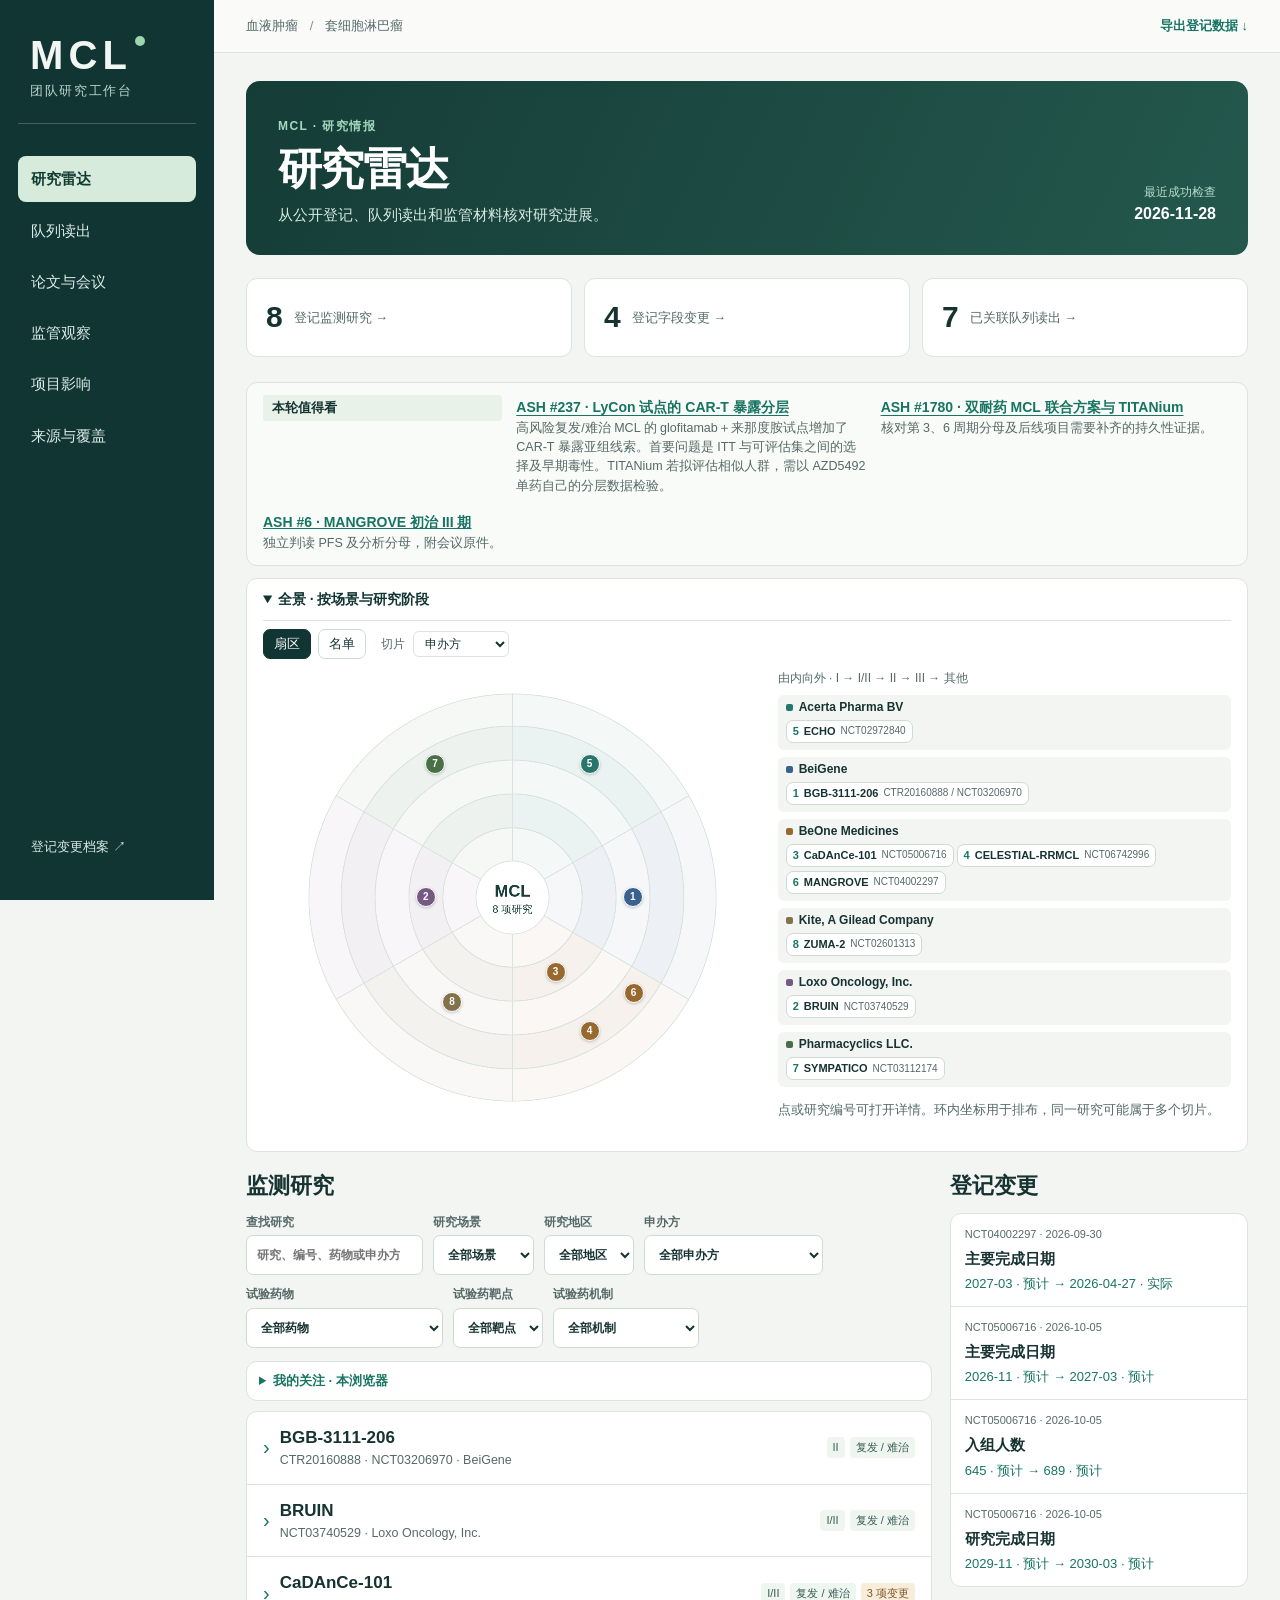
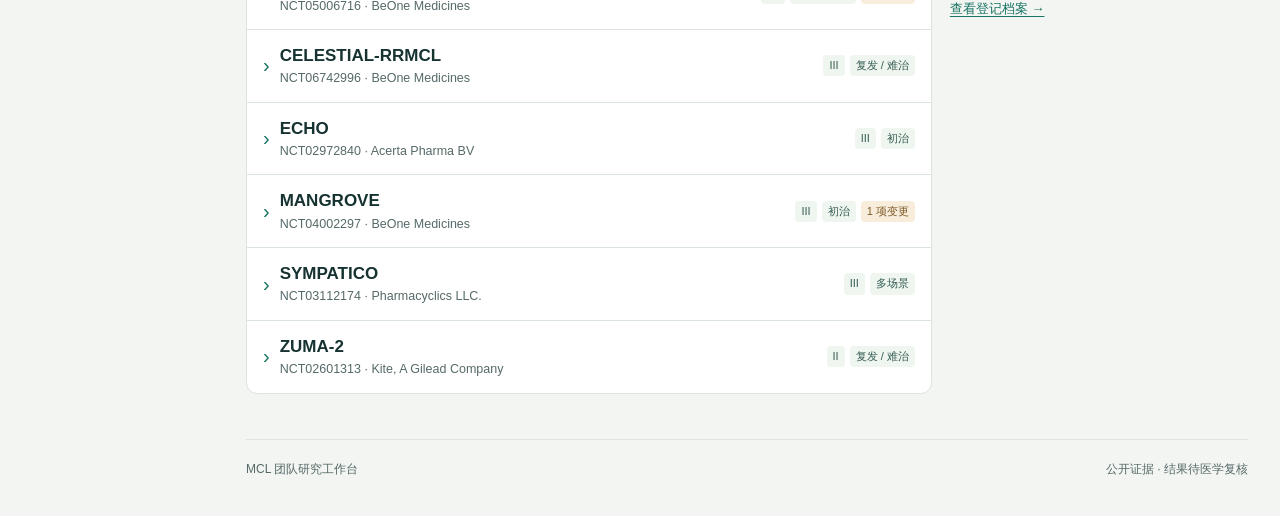
<file: index.html>
<!doctype html>
<html lang="zh-CN">
<head>
<meta charset="utf-8">
<meta name="viewport" content="width=device-width,initial-scale=1">
<title>MCL 团队研究工作台</title>
<link rel="stylesheet" href="desk.css">
<script src="desk.js" defer></script>
</head>
<body>
<aside class="rail">
<a class="brand" href="#radar"><strong>MCL<span></span></strong><small>团队研究工作台</small></a>
<nav aria-label="工作台视图">
<a href="#radar">研究雷达</a><a href="#readouts">队列读出</a><a href="#evidence">论文与会议</a><a href="#regulatory">监管观察</a><a href="#impact">项目影响</a><a href="#coverage">来源与覆盖</a>
</nav>
<a class="archive" href="registry.html">登记变更档案 ↗</a>
</aside>
<main>
<header class="top"><span>血液肿瘤 <span class="slash">/</span> 套细胞淋巴瘤</span><a href="feed.json" download>导出登记数据 ↓</a></header>
<section id="radar" data-view>
<div class="hero"><div><p class="eyebrow">MCL · 研究情报</p><h1>研究雷达</h1><p>从公开登记、队列读出和监管材料核对研究进展。</p></div><div class="hero-date" id="registry-date"></div></div>
<div class="stats" id="stats"></div>
<div id="radar-brief" class="panel"><strong>本轮值得看</strong><div><a href="#impact">ASH #237 · LyCon 试点的 CAR-T 暴露分层</a><small>高风险复发/难治 MCL 的 glofitamab＋来那度胺试点增加了 CAR-T 暴露亚组线索。首要问题是 ITT 与可评估集之间的选择及早期毒性。TITANium 若拟评估相似人群，需以 AZD5492 单药自己的分层数据检验。</small></div><div><a href="#impact">ASH #1780 · 双耐药 MCL 联合方案与 TITANium</a><small>核对第 3、6 周期分母及后线项目需要补齐的持久性证据。</small></div><div><button type="button" class="plain" data-open-study="NCT04002297">ASH #6 · MANGROVE 初治 III 期</button><small>独立判读 PFS 及分析分母，附会议原件。</small></div></div>
<details class="panel radar-map" open><summary>全景 · 按场景与研究阶段</summary><div class="radar-controls"><button type="button" id="sector-mode" aria-pressed="true">扇区</button><button type="button" id="list-mode" aria-pressed="false">名单</button><label id="slice-label">切片 <select id="radar-slice"><option value="sponsor">申办方</option><option value="mechanism">试验药机制</option><option value="target">试验药靶点</option></select></label></div>
<div id="sector-panel"><div id="sector-plot"><canvas id="sector-scale" width="1000" height="1000" aria-hidden="true"></canvas><div id="sector-points"></div></div><div id="sector-key"></div></div><div id="phase-map" hidden></div></details>
<div class="workspace">
<div>
<h2>监测研究</h2>
<div class="filters"><label>查找研究<input id="search" type="search" placeholder="研究、编号、药物或申办方"></label><label>研究场景<select id="scene"></select></label><label>研究地区<select id="region"><option value="">全部地区</option><option value="global">全球</option><option value="china_only">仅中国</option><option value="China">中国大陆</option><option value="Taiwan">台湾</option><option value="Hong Kong">香港</option></select></label><label>申办方<select id="sponsor"></select></label><label>试验药物<select id="drug"></select></label><label>试验药靶点<select id="target"></select></label><label>试验药机制<select id="mechanism"></select></label></div>
<details class="panel focus-settings">
<summary>我的关注 · 本浏览器</summary>
<p class="muted">团队全景为默认视图。具名关注只保存在当前浏览器，进入工作台后可手动选择。</p>
<div class="filters"><label>已保存视图<select id="focus-choice"><option value="">团队全景</option></select></label><label>关注名称<input id="focus-name" maxlength="60" placeholder="例如 后线 BTK 降解剂"></label>
<div class="focus-actions"><button type="button" id="focus-save">保存当前筛选</button><button type="button" id="focus-delete">删除选中视图</button></div></div>
<p class="muted" id="focus-status" role="status"></p>
</details>
<div class="panel" id="study-table"></div>
</div>
<aside><h2>登记变更</h2><div class="panel changes" id="changes"></div><a class="more" href="registry.html">查看登记档案 →</a></aside>
</div>
</section>
<section id="readouts" data-view hidden>
<div class="intro"><p class="eyebrow">临床证据</p><h1>队列读出</h1><p>按研究、队列与分析身份比较各阶段读出。分母和评估口径随数据展示。</p></div>
<div class="view-switch"><button id="long-mode" type="button" aria-pressed="true">历次读出</button><button id="cross-mode" type="button" aria-pressed="false">跨研究对照</button></div>
<div id="long-view">
<div class="filters"><label>研究<select id="read-study"></select></label><label>队列<select id="read-cohort"></select></label><label>分析范围<select id="read-analysis"></select></label><label>终点<select id="read-endpoint"></select></label></div>
<div id="matrix" class="panel"></div></div>
<div id="cross-view" hidden>
<p class="muted">并列核对公开结果。人群、干预、对照、随访及评价口径会影响可比性，同名终点仍需逐项核对。</p>
<div class="case-grid comparison-controls">
<fieldset class="panel"><legend>研究 A</legend><div class="filters"><label>研究<select id="cross-a-study"></select></label><label>读出<select id="cross-a-readout"></select></label><label>分析<select id="cross-a-analysis"></select></label></div></fieldset>
<fieldset class="panel"><legend>研究 B</legend><div class="filters"><label>研究<select id="cross-b-study"></select></label><label>读出<select id="cross-b-readout"></select></label><label>分析<select id="cross-b-analysis"></select></label></div></fieldset>
</div>
<div class="filters"><label>终点<select id="cross-endpoint"></select></label></div>
<div id="cross-result" class="panel"></div></div>
</section>
<section id="evidence" data-view hidden><div class="intro"><p class="eyebrow">证据发现</p><h1>论文与会议</h1><p>按公开材料浏览候选证据和可回查的历史论文。</p></div><section class="panel candidate-queue" aria-labelledby="candidate-heading"><h2 id="candidate-heading">TITANium · 优先待核</h2><p class="muted">按公开材料的相关性排在前面的线索。核对原文后再纳入项目评估。</p><ol><li><div><span class="candidate-state">待核</span> <strong>GOLDILOX: FIRST EXPERIENCE OF SAFETY AND ACTIVITY OF TWO DOSING STRATEGIES OF PIRTOBRUTINIB AND GLOFITAMAB FOR MANTLE CELL LYMPHOMA IN PATIENTS PREVIOUSLY TREATED WITH COVALENT BTK INHIBITORS - AN ALLG STUDY</strong></div><p><b>命中</b> MCL 与 CD20 T 细胞衔接机制同时出现</p><p><b>应核对</b> 核对是否有独立 MCL 队列、既往 BTKi 或 CAR-T 暴露、联合用药和持续缓解</p><a href="https://library.ehaweb.org/eha/2025/eha2025-congress/4160948/chan.y.cheah.goldilox.first.experience.of.safety.and.activity.of.two.dosing.html">核对原始材料 ↗</a></li><li><div><span class="candidate-state">待核</span> <strong>Population pharmacokinetics and exposure-response analysis of acalabrutinib in patients with untreated mantle cell lymphoma in the ECHO trial.</strong></div><p><b>命中</b> MCL 比较研究提及相关参照方案 · 初治 MCL 涉及 BTK 抑制剂</p><p><b>应核对</b> 核对实际治疗臂、比较设计和目标人群；核对初诊人群、移植资格及一线方案，判断后线 BTKi 暴露是否可能变化</p><a href="https://pubmed.ncbi.nlm.nih.gov/43045861/">核对原始材料 ↗</a></li></ol><details><summary>展开其余 3 条</summary><ol><li><div><span class="candidate-state">待核</span> <strong>MINIMAL RESIDUAL DISEASE WITH BENDAMUSTINE-RITUXIMAB WITH OR WITHOUT ACALABRUTINIB IN PATIENTS WITH PREVIOUSLY UNTREATED MANTLE CELL LYMPHOMA: RESULTS FROM THE PHASE 3 ECHO TRIAL</strong></div><p><b>命中</b> MCL 比较研究提及相关参照方案 · 初治 MCL 涉及 BTK 抑制剂</p><p><b>应核对</b> 核对实际治疗臂、比较设计和目标人群；核对初诊人群、移植资格及一线方案，判断后线 BTKi 暴露是否可能变化</p><a href="https://library.ehaweb.org/eha/2025/eha2025-congress/4160288/michael.l.wang.minimal.residual.disease.with.bendamustine-rituximab.with.or.html">核对原始材料 ↗</a></li><li><div><span class="candidate-state">待核</span> <strong>EFFICACY OF RITUXIMAB-BENDAMUSTINE WITH OR WITHOUT ACALABRUTINIB IN PATIENTS WITH UNTREATED, HIGH-RISK MANTLE CELL LYMPHOMA: AN ANALYSIS OF THE PHASE 3 ECHO TRIAL</strong></div><p><b>命中</b> MCL 比较研究提及相关参照方案 · 初治 MCL 涉及 BTK 抑制剂</p><p><b>应核对</b> 核对实际治疗臂、比较设计和目标人群；核对初诊人群、移植资格及一线方案，判断后线 BTKi 暴露是否可能变化</p><a href="https://library.ehaweb.org/eha/2025/eha2025-congress/4159310/martin.dreyling.efficacy.of.rituximab-bendamustine.with.or.without.html">核对原始材料 ↗</a></li><li><div><span class="candidate-state">待核</span> <strong>Frontline Treatment Regimens for Mantle Cell Lymphoma: An Updated Systematic Review and Network Meta-Analysis of Randomized Controlled Trials.</strong></div><p><b>命中</b> MCL 比较研究提及相关参照方案 · 初治 MCL 涉及 BTK 抑制剂</p><p><b>应核对</b> 核对实际治疗臂、比较设计和目标人群；核对初诊人群、移植资格及一线方案，判断后线 BTKi 暴露是否可能变化</p><a href="https://pubmed.ncbi.nlm.nih.gov/43076210/">核对原始材料 ↗</a></li></ol></details></section><div id="papers"></div><h2>已关联至队列的发表材料</h2><div id="historical" class="panel"></div></section>
<section id="regulatory" data-view hidden><div class="intro"><p class="eyebrow">公开审评</p><h1>监管观察</h1><p>区分会议、讨论与正式决定，回查公开监管原件。</p></div><div id="fda"></div></section>
<section id="impact" data-view hidden>
<div class="intro"><p class="eyebrow">研究决策研判</p><h1>项目影响</h1><p>以公开证据逐项核对内部项目所需条件。</p></div>
<div class="handoff"><a class="primary" href="handoff/titanium-61388888a8ef40348ab61b92.txt" download>下载交接包 ↓</a><button type="button" id="copy">复制交接包</button><span id="copy-status" role="status"></span></div>
<article class="panel project-case"><div class="case-head"><p class="eyebrow">原始材料已核对 · 待医学复核</p><h2>ASH #237 · LyCon 试点的 CAR-T 暴露分层</h2><p>摘要公开 2026-11-04 · 数据截至 2026-06-01 · 会议日程 2026-12-12</p><p>高风险复发/难治 MCL 的 glofitamab＋来那度胺试点增加了 CAR-T 暴露亚组线索。首要问题是 ITT 与可评估集之间的选择及早期毒性。TITANium 若拟评估相似人群，需以 AZD5492 单药自己的分层数据检验。</p><a class="primary" href="handoff/titanium-61388888a8ef40348ab61b92.txt" download>下载含本条的公司交接包 ↓</a></div><details><summary>查看评估与原始材料</summary><h3>公开时间与身份</h3><p>ASH 摘要 11 月 4 日公开，数据截至 2026 年 6 月 1 日。12 月 12 日安排口头报告，当前可引用的是会议摘要。以研究标题、联合方案、先前 BTKi 失败条件、机构和 39 例登记入组交叉核对，匹配 MSK LyCon NCT06192888（23-319）。登记暂无结构化结果。</p><h3>患者流和主要终点</h3><p>39 人入组并纳入 ITT，均既往接受共价 BTKi；21/39 既往接受 CAR-T。2 人在 obinutuzumab 预处理后迅速进展而未接受 glofitamab，剩余 37 人可评估毒性；其后 4 人在第 3 周期首日应答评估前离组，剩余 33 人可评估疗效。方案为 obinutuzumab 预处理、glofitamab＋来那度胺。主要终点是前 3 周期联合治疗可行性，预设至少 26/39，观察到 31/39 达标。</p><h3>ITT、可评估集与 CAR-T 亚组</h3><p>中位随访 13 个月。ITT 39 人的 ORR 79%、CR 62%，12 个月 PFS 64%（95% CI 48%–84%）。疗效可评估 33 人的 ORR 94%、CR 73%，12 个月 PFS 73%（95% CI 57%–93%）。19 名既往 CAR-T 暴露者的 ORR 89%、CR 63%，12 个月 PFS 68%（95% CI 48%–97%）；14 名 CAR-T 未暴露者分别为 100%、86%、79%（95% CI 56%–100%）。亚组来自 33 人可评估集，摘要未给 CAR-T 暴露 ITT 亚组的对应估计。</p><h3>完全缓解的持续性</h3><p>ASH 摘要 Results 报告 12 个月完全缓解持续率为 83%（95% CI 66%–100%）。摘要未说明这一估计的起算点、风险集或既往 CAR-T 暴露亚组的对应数值，不能把 83% 视为 33 名疗效可评估者中持续完全缓解的比例，也不能用于描述 19 名既往 CAR-T 暴露者。</p><h3>早期安全性</h3><p>在 37 人毒性可评估集中，29 人发生 CRS，4 人发生 3 级 CRS（均需 ICU），19 人发生严重不良事件。2 起 ICANS 分别为 2 级和 3 级。剂量调整、早期停药、死亡和进展宜在报告公开后按起始治疗集与时间窗复核。</p><h3>与 ASH #1780 的关系</h3><p>#1780 明示 NCT07460362（ML45833，北京大学第三医院），为另一登记方案并有来那度胺维持。其 13 人均为 BTKi/BCL2 抑制剂双耐药，摘要称 30.8% 曾在 CAR-T 后复发，#237 未报告同口径 BCL2 双耐药分母。公开材料能区分两项研究；个体重叠无法逐人核定，分别保留证据，不合并分母或把 C3/C6 固定时点与其他分析集直接比较。</p><h3>可比人群</h3><p>TITANium 公开登记为 AZD5492 单药 I/II 期剂量递增与扩展，纳入不同 CD20 阳性 B 细胞恶性肿瘤，要求既往至少两线。LyCon 允许至少一线且要求 BTKi 失败，并排除既往 CD20×CD3 双抗。对照登记时还需考虑细胞治疗洗脱期（LyCon 30 天、TITANium 90 天）及 TITANium 既往 ≥3 级 CRS 或 ICANS 的排除。TITANium 登记暂无结构化结果。</p><h3>历史参照的起点与选择</h3><p>独立核对 Epstein-Peterson 等的 15 中心回顾性研究。384 名接受 CAR-T 者中 135 名后续进展，从 CAR-T 后进展日起中位 PFS 为 2.5 个月、OS 为 5.4 个月；这一组包含 17 名未接受后续治疗者。#237 的 19 名为既往 CAR-T 暴露、已存活至进入 LyCon 且有疗效评估者。CAR-T 暴露与已确认进展的定义、入组及评估造成的选择、PFS 起点和统计量均需对齐。公开摘要未充分交代亚组起算点，不能用 12 个月 PFS 与历史中位数推算治疗改善。</p><h3>项目内的条件判断</h3><p>若内部目标产品特征将 BTKi 失败／CAR-T 暴露 MCL 列为优先人群，医学与统计可先核对分层样本量、暴露次序、失败定义、缺失评估与桥接治疗。在 AZD5492 的预先定义分析集中分列 ORR、CR、DoR、PFS、随访与置信区间，同时核对 CRS／ICANS、感染和停药的分母及观察窗。</p><h3>当前决策</h3><p>将 LyCon 作为治疗序列和安全管理的竞争线索，维持现有结论。小样本单臂可行性研究、联合治疗与病例选择，限制对 AZD5492 效应、剂量、安全阈值或监管可接受性的推断。若分层不足，先补描述性分析及数据差距，不从外部百分比推导目标值。</p><h3>交接质量校验</h3><p>MiniMax 整理 14 项分析集、疗效和安全性字段，本地逐项与 ASH 摘要核对。GLM 生成分母回归测试，核验能识别把 21 名基线暴露者写成疗效亚组、或把 ITT 分母写成疗效可评估分母的错误。MiMo 生成协议匹配测试，核验能区分三个登记号，并拒绝缺失登记号的记录。Dots 提供线索，Hermes 复核提取了完全缓解持续率，本地对照同版 ASH 摘要核实数值并补明分母和亚组限制。医学解释与复评条件仍待医学复核。</p><h3>适用性限制</h3><p>摘要未给个体信息、CAR-T 暴露 ITT 亚组疗效、CAR-T 至试验治疗间隔分布或可直接对齐的 BCL2 抑制剂暴露结果。4 人在早期应答评估前离组、另 2 人未接受 glofitamab，可评估集与 ITT 不可互换。</p><h3>适用性限制</h3><p>12 个月 PFS 是时间事件估计，保留置信区间，勿按百分比与总人数反推事件数。摘要中的历史比较未经本试验随机化，不能支持相对疗效结论。</p><h3>复核触发</h3><p>医学复核：12 月 12 日口头报告材料实际公开后，复核患者流、BCL2 暴露、CAR-T 失败与暴露口径、既往 CD20 治疗及 ≥3 级不良事件归因。</p><h3>复核触发</h3><p>统计复核：核对风险集、删失、后续同种移植和敏感性分析，确认可比较的人群、疗效起算点、评估方法与随访成熟度。</p><h3>复核触发</h3><p>项目复评：只有 AZD5492 可解释的 MCL 单药分层及安全性资料到齐后，才讨论项目差异化或内部方案调整。</p><h3>原始材料</h3><ul><li>ASH 2026 #237 官方摘要 · ABSTRACT：Methods；Results 各段；口头报告场次 <a href="https://onlineprogram.hematology.org/paper-details.aspx?pid=689800">核对来源 ↗</a></li><li>ASH #237 官方场次 · #237；12 月 12 日口头报告安排 <a href="https://onlineprogram.hematology.org/session-details.aspx?sid=118962">核对来源 ↗</a></li><li>ASH 年会摘要发布时间表 · Key Dates and Deadlines <a href="https://www.hematology.org/meetings/annual-meeting/abstracts">核对来源 ↗</a></li><li>LyCon 登记 NCT06192888 · Identification / Eligibility / Arms / Enrollment / Posted Results <a href="https://clinicaltrials.gov/study/NCT06192888">核对来源 ↗</a></li><li>ASH 2026 #1780 官方摘要 · Methods / Results：NCT07460362、分母、维持治疗 <a href="https://onlineprogram.hematology.org/paper-details.aspx?pid=688136">核对来源 ↗</a></li><li>NCT07460362 研究登记 · Identification / Sponsor / Study Design <a href="https://clinicaltrials.gov/study/NCT07460362">核对来源 ↗</a></li><li>TITANium 登记 NCT06542250 · Study Design / Arms / Eligibility / Posted Results <a href="https://clinicaltrials.gov/study/NCT06542250">核对来源 ↗</a></li><li>CAR-T 后进展历史队列原论文｜Epstein-Peterson 等 · Methods：从进展起算；Results：384 名 CAR-T 接受者、135 名进展者及后续治疗分布；PMCID PMC12848353 <a href="https://pubmed.ncbi.nlm.nih.gov/40763269/">核对来源 ↗</a></li></ul></details></article>
<div class="case-head"><p class="eyebrow">原始材料已核对 · 待医学复核</p><h2>ASH 1780 对 TITANium 的项目影响</h2><p>双耐药 MCL 联合治疗读出对 TITANium 单药研究 MCL 队列的启示</p></div>
<div class="panel impact-summary">
<div><p class="impact-question"><strong>复核问题</strong> 第 3 周期的应答能否转化为持续获益？TITANium 需要独立的单药 MCL 队列数据回答。</p><dl class="impact-metrics"><div><dt>第 3 周期 ORR</dt><dd>13/13</dd></div><div><dt>第 6 周期 ORR</dt><dd>6/9</dd></div></dl><p class="muted impact-note">第 6 周期分母少 4 人，待核是否尚未到访、进展、停药或缺失评估。</p><p class="impact-recheck"><strong>复评触发</strong> 12 月 12 日海报公开后核对患者流、持续缓解及安全性。</p></div>
</div>
<div class="case-grid"><article><h3>ASH 1780｜公开摘要、待报告</h3><p>中国多中心、开放标签、单臂 II 期研究，登记预计入组 43 人。摘要报告 13 名双耐药患者，其中 4/13 在 CD19 CAR-T 后复发。第 3 周期 ORR 13/13、CR 8/13；第 6 周期 ORR 6/9、CR 5/9。随访中位 7 个月，3 人进展。摘要未给出数据截止日。海报排定 2026-12-12。</p><a href="https://onlineprogram.hematology.org/paper-details.aspx?pid=688136">核对来源 ↗</a></article><article><h3>ASH 1780｜安全性</h3><p>CRS 12/13（92.3%），其中 3 级 1/13；≥3 级中性粒细胞减少 4/13。联合方案和短随访限制单药归因及迟发毒性评估。</p><a href="https://onlineprogram.hematology.org/paper-details.aspx?pid=688136">核对来源 ↗</a></article><article><h3>2026-05-27 发布｜ASCO 7006 单药历史参照</h3><p>Glofitamab I/II 期 NP30179 的同一 R/R MCL 队列，2025-09-08 截止，61 人入组、60 人治疗，OS 随访中位 41.5 个月。总体 ORR/CR 为 82%/77%，PFS 中位 18.0 个月；既往 BTKi 暴露 34 人，ORR/CR 73.5%/70.6%，PFS 11.3 个月（95% CI 5.1–32.6）、CR 持续期 15.4 个月（8.3–不可估），33 个月仍保持应答的估计比例 41.0%。安全性 42/60 有 CRS，摘要报 3–4 级 11.6%。</p><a href="https://www.asco.org/abstracts-presentations/260518">核对来源 ↗</a></article><article><h3>2024-10-04 在线发表｜NP30179 更早的同行评议分析</h3><p>2023-09-04 截止，疗效可评估 60 人，ORR 85.0%、CR 78.3%；既往 BTKi 治疗 31 人，ORR 74.2%、CR 71.0%。总体随访中位 19.6 个月。论文的疗效可评估集与 ASCO 后续分析的分母及分组有差异，不能把两次报告当作独立验证，亦不能把率的差值当作进展。</p></article><article><h3>早线</h3><p>13 名患者都处于复发/难治、双耐药场景。早线竞争另外跟踪 2026 ASH #6 的 MANGROVE 随机 III 期。若前线 BTKi 应用扩大，TITANium 后线队列可能纳入更多既往 BTKi 暴露者，原有病例组合可能随地区和入组时期变化。</p></article><article><h3>复发/难治</h3><p>TITANium 公共登记纳入 CD20 阳性成熟 B 细胞肿瘤，含 MCL，至少既往两线，模块 1 为 AZD5492 单药，I/II 期剂量递增/扩展。2026-09-30 登记版本为招募中、174 人计划入组（跨病种），登记没有结果。把 ASH 1780 作为极高危活动信号，把 ASCO 7006 作为单药持续性参照。</p></article><article><h3>post-BTKi 与 post-CAR-T</h3><p>ASH 1780 的双耐药队列比常规既往 BTKi 暴露人群更窄，注册也允许 BTKi 不耐受。TITANium 的判断需要分别列 BTKi 进展/不耐受、既往 BCL2 抑制剂、既往 CAR-T 和 CD20 治疗，报告各组剂量、入组与可评估分母。仅有 4 名 post-CAR-T 患者且未列分层疗效。</p></article><article><h3>靶标与作用机制</h3><p>AZD5492 靶向 CD20×TCR×CD8，为 CD8 引导的三特异性 T 细胞接合抗体。Glofitamab 是 2:1 CD20×CD3 双特异抗体，比较病例还叠加来那度胺。共享 CD20 提供机制相关性。平台、递增给药、预处理、联合组分及人群差异限制对疗效和 CRS 的外推。</p></article><article><h3>决策与复核触发条件</h3><p>12 月 12 日海报公开后核对 13 人患者流、C6 分母、按既往治疗分层的 CR/DoR、风险集和 ≥3 级毒性。若第 6 周期缺失主要来自进展或停药，下调对早期应答转化为持续获益的预期；若多为尚未到访，等待成熟读出。</p></article><article><h3>决策与复核触发条件</h3><p>若 TITANium 公开、可核实的 MCL 和 post-BTKi 数据显示持续 CR、成熟 DoR/PFS，以及较低 ≥3 级 CRS、ICANS 或感染负担，优先评估安全性和操作差异化。若只有混合组织学 ORR 或短期反应，继续等待分层读出，不调整开发判断。</p></article><article><h3>决策与复核触发条件</h3><p>跟踪 GLOBRYTE（NCT06084936）随机 III 期 PFS 和安全性，把它作为后续更可靠的 post-cBTKi 比较背景。</p></article><article><h3>同为 BR 诱导，历史对照有多可比？</h3><p>三项一线随机 MCL 试验均使用苯达莫司汀加利妥昔单抗（BR）诱导。MANGROVE 对照组 253 人，诱导后观察，中位 PFS 39.2 个月（95% CI 33.5–55.7）。ECHO 主要分析的对照组 299 人，缓解者接受利妥昔单抗维持，中位 PFS 49.6 个月（36.0–64.1）。两者均为独立评审，随访中位分别为 44.1 和 49.8 个月。SHINE 对照组 262 人，缓解者也接受维持，研究者评估的中位 PFS 为 52.9 个月，随访中位 84.7 个月。</p><a href="https://onlineprogram.hematology.org/paper-details.aspx?pid=695083">核对来源 ↗</a></article><article><h3>对照差异如何传到 TITANium</h3><p>对照组中位数的差别值得核查。维持治疗、年龄与移植适合性、评估者和随访期均会影响比较，跨试验无法分离各因素的贡献。TITANium 为后线单药研究，内部模型应先按地区、入组时期和前线 BR 后有无维持、是否已暴露 BTKi 分层核对病例构成，再决定是否调整入组预测、外部参照选择或 TPP 的论证。</p><a href="https://onlineprogram.hematology.org/paper-details.aspx?pid=695083">核对来源 ↗</a></article><article><h3>FDA 最终肿瘤入组指南 · 实验室指标</h3><p>核对器官功能及血液学阈值的安全依据、单位和观察时间。项目适用性和目标地区要求待核。</p><a href="https://www.fda.gov/regulatory-information/search-fda-guidance-documents/cancer-clinical-trial-eligibility-criteria-laboratory-values">核对来源 ↗</a></article><article><h3>FDA 最终肿瘤入组指南 · 洗脱期与合并用药</h3><p>核对既往治疗洗脱期、合并用药例外及毒性恢复标准。项目适用性和目标地区要求待核。</p><a href="https://www.fda.gov/regulatory-information/search-fda-guidance-documents/cancer-clinical-trial-eligibility-criteria-washout-periods-and-concomitant-medications">核对来源 ↗</a></article><article><h3>FDA 最终肿瘤入组指南 · 体能状态</h3><p>核对 ECOG 范围、排除依据及安全性分层。项目适用性和目标地区要求待核。</p><a href="https://www.fda.gov/regulatory-information/search-fda-guidance-documents/cancer-clinical-trial-eligibility-criteria-performance-status">核对来源 ↗</a></article><article><h3>FDA · 美国 MCL 治疗顺序与 BCL2 暴露</h3><p>FDA 加速批准既往至少两线、含 BTK 抑制剂治疗的成人复发或难治性 MCL 适应证。该决定影响美国后线治疗顺序和既往 BCL-2 抑制剂暴露的构成，可帮助解读双耐药队列的代表性。</p><a href="https://www.accessdata.fda.gov/drugsatfda_docs/nda/2026/220711Orig1s000Approv.pdf">核对来源 ↗</a></article><article><h3>ODAC · DLBCL 的历史咨询表决</h3><p>问题是 STARGLO 人群与试验结果对拟议美国人群的适用性。正式纪要记载赞成 1、反对 8、弃权 0。 审议对象为移植不适合的复发/难治 DLBCL。这里只用于借鉴地区和目标人群适用性问题，MCL 疗效及批准状态须查对应原件。</p><a href="https://www.fda.gov/media/187747/download#page=10">核对来源 ↗</a></article><article><h3>FDA · DLBCL 的监管适用性参考</h3><p>FDA 审查总人群疗效、区域差异及研究对美国目标人群和实践的适用性。北美样本有限，区域疗效差异增加解释不确定性。 审议对象为移植不适合的复发/难治 DLBCL。这里只用于借鉴地区和目标人群适用性问题，MCL 疗效及批准状态须查对应原件。</p><a href="https://www.fda.gov/media/186525/download#page=78">核对来源 ↗</a></article><article><h3>适用性限制</h3><ul><li>第 3 与第 6 周期的分母不同。摘要未披露其余 4 人的进展、退出、缺失或尚未到访情况，也未给出估计区间。首个分析重点应是逐周期患者流和有分母的持续应答。</li><li>ASH 为预发表会议摘要，单臂、样本小、随访短；一年 PFS/OS 估计在这份摘要中缺少风险人数和区间。</li><li>ASCO 7006 是更新随访，与同一 NP30179 原论文重叠。跨研究的初始反应、PFS、持续缓解及 CRS 受入组、给药、预处理及评估时间影响。</li></ul></article></div>
<div id="case-sources"><details class="panel preview"><summary>查看原始材料与定位</summary><article class="source-row"><span>ASH 2026 #1780 原始会议摘要 · Methods / Results / Conclusions</span><a href="https://onlineprogram.hematology.org/paper-details.aspx?pid=688136">核对来源 ↗</a></article><article class="source-row"><span>ASH 623 Poster I 官方场次 · #1780 和 12 月 12 日海报日程</span><a href="https://onlineprogram.hematology.org/session-details.aspx?sid=119032">核对来源 ↗</a></article><article class="source-row"><span>ASH 年会摘要发布时间表 · Key Dates and Deadlines</span><a href="https://www.hematology.org/meetings/annual-meeting/abstracts">核对来源 ↗</a></article><article class="source-row"><span>NCT07460362 联合研究登记 · Study Design / Participation Criteria</span><a href="https://clinicaltrials.gov/study/NCT07460362">核对来源 ↗</a></article><article class="source-row"><span>ASCO 2026 #7006 单药随访原始摘要 · Results；区分数据截止与发布日</span><a href="https://www.asco.org/abstracts-presentations/260518">核对来源 ↗</a></article><article class="source-row"><span>NP30179 同行评议原论文 · 全文 Results、Tables 2–5；DOI 10.1200/JCO.23.02470</span><a href="https://pubmed.ncbi.nlm.nih.gov/39365960/">核对来源 ↗</a></article><article class="source-row"><span>TITANium 公开登记 · Identification / Design / Eligibility / Posted Results</span><a href="https://clinicaltrials.gov/study/NCT06542250">核对来源 ↗</a></article><article class="source-row"><span>AZD5492 申办方机制与研究说明 · Study drug：两个 CD20 结合域，TCR 与 CD8 各一个结合域</span><a href="https://us.az-oncology-pipeline.com/home/tumor-type/hematological/cll/titanium.html">核对来源 ↗</a></article><article class="source-row"><span>ASH 2026 #6 MANGROVE 原始会议摘要 · 首次接受治疗、移植不适合人群，独立评审 PFS HR 0.57（95% CI 0.43–0.76）</span><a href="https://onlineprogram.hematology.org/paper-details.aspx?pid=695083">核对来源 ↗</a></article><article class="source-row"><span>GLOBRYTE 活跃注册 · 抗 CD20×CD3 单药与研究者选择的随机 III 期</span><a href="https://clinicaltrials.gov/study/NCT06084936">核对来源 ↗</a></article><article class="source-row"><span>ECHO｜一线 BR 对照与维持治疗 · 2025 年主要分析，Methods 与 Results；BR 对照 299 人，独立评审 PFS；正文图 2A</span><a href="https://pubmed.ncbi.nlm.nih.gov/40311141/">核对来源 ↗</a></article><article class="source-row"><span>SHINE｜一线 BR 对照与维持治疗 · 2022 年主要分析，Methods 与 Results；BR 对照 262 人，研究者评估 PFS</span><a href="https://pubmed.ncbi.nlm.nih.gov/35657079/">核对来源 ↗</a></article><article class="source-row"><span>FDA 最终肿瘤入组指南 · 实验室指标 · 指南正文 · 实验室指标建议；FR Doc. 2026-15187；ACTION、DATES 与适用范围</span><a href="https://www.fda.gov/regulatory-information/search-fda-guidance-documents/cancer-clinical-trial-eligibility-criteria-laboratory-values">核对来源 ↗</a></article><article class="source-row"><span>FDA 最终肿瘤入组指南 · 洗脱期与合并用药 · 指南正文 · 洗脱期与合并用药建议；FR Doc. 2026-15186；ACTION、DATES 与适用范围</span><a href="https://www.fda.gov/regulatory-information/search-fda-guidance-documents/cancer-clinical-trial-eligibility-criteria-washout-periods-and-concomitant-medications">核对来源 ↗</a></article><article class="source-row"><span>FDA 最终肿瘤入组指南 · 体能状态 · 指南正文 · 体能状态建议；FR Doc. 2026-15185；ACTION、DATES 与适用范围</span><a href="https://www.fda.gov/regulatory-information/search-fda-guidance-documents/cancer-clinical-trial-eligibility-criteria-performance-status">核对来源 ↗</a></article><article class="source-row"><span>FDA 加速批准函｜Sonrotoclax · 第 1 页 Accelerated Approval；NDA 220711</span><a href="https://www.accessdata.fda.gov/drugsatfda_docs/nda/2026/220711Orig1s000Approv.pdf">核对来源 ↗</a></article><article class="source-row"><span>ODAC 正式表决｜STARGLO · 10/14 页，May 20 morning session，问题 2</span><a href="https://www.fda.gov/media/187747/download#page=10">核对来源 ↗</a></article><article class="source-row"><span>FDA 审评立场｜STARGLO · 印刷页 42–64、77–78；The FDA’s Position</span><a href="https://www.fda.gov/media/186525/download#page=78">核对来源 ↗</a></article></details></div>
<details class="panel preview"><summary>预览交接内容</summary><textarea id="handoff-text" aria-label="交接内容" readonly>MCL 项目条件评估 · TITANium

ASH #237 · LyCon 试点的 CAR-T 暴露分层

摘要公开 2026-11-04 · 数据截至 2026-06-01 · 会议日程 2026-12-12

高风险复发/难治 MCL 的 glofitamab＋来那度胺试点增加了 CAR-T 暴露亚组线索。首要问题是 ITT 与可评估集之间的选择及早期毒性。TITANium 若拟评估相似人群，需以 AZD5492 单药自己的分层数据检验。

公开时间与身份
ASH 摘要 11 月 4 日公开，数据截至 2026 年 6 月 1 日。12 月 12 日安排口头报告，当前可引用的是会议摘要。以研究标题、联合方案、先前 BTKi 失败条件、机构和 39 例登记入组交叉核对，匹配 MSK LyCon NCT06192888（23-319）。登记暂无结构化结果。

患者流和主要终点
39 人入组并纳入 ITT，均既往接受共价 BTKi；21/39 既往接受 CAR-T。2 人在 obinutuzumab 预处理后迅速进展而未接受 glofitamab，剩余 37 人可评估毒性；其后 4 人在第 3 周期首日应答评估前离组，剩余 33 人可评估疗效。方案为 obinutuzumab 预处理、glofitamab＋来那度胺。主要终点是前 3 周期联合治疗可行性，预设至少 26/39，观察到 31/39 达标。

ITT、可评估集与 CAR-T 亚组
中位随访 13 个月。ITT 39 人的 ORR 79%、CR 62%，12 个月 PFS 64%（95% CI 48%–84%）。疗效可评估 33 人的 ORR 94%、CR 73%，12 个月 PFS 73%（95% CI 57%–93%）。19 名既往 CAR-T 暴露者的 ORR 89%、CR 63%，12 个月 PFS 68%（95% CI 48%–97%）；14 名 CAR-T 未暴露者分别为 100%、86%、79%（95% CI 56%–100%）。亚组来自 33 人可评估集，摘要未给 CAR-T 暴露 ITT 亚组的对应估计。

完全缓解的持续性
ASH 摘要 Results 报告 12 个月完全缓解持续率为 83%（95% CI 66%–100%）。摘要未说明这一估计的起算点、风险集或既往 CAR-T 暴露亚组的对应数值，不能把 83% 视为 33 名疗效可评估者中持续完全缓解的比例，也不能用于描述 19 名既往 CAR-T 暴露者。

早期安全性
在 37 人毒性可评估集中，29 人发生 CRS，4 人发生 3 级 CRS（均需 ICU），19 人发生严重不良事件。2 起 ICANS 分别为 2 级和 3 级。剂量调整、早期停药、死亡和进展宜在报告公开后按起始治疗集与时间窗复核。

与 ASH #1780 的关系
#1780 明示 NCT07460362（ML45833，北京大学第三医院），为另一登记方案并有来那度胺维持。其 13 人均为 BTKi/BCL2 抑制剂双耐药，摘要称 30.8% 曾在 CAR-T 后复发，#237 未报告同口径 BCL2 双耐药分母。公开材料能区分两项研究；个体重叠无法逐人核定，分别保留证据，不合并分母或把 C3/C6 固定时点与其他分析集直接比较。

可比人群
TITANium 公开登记为 AZD5492 单药 I/II 期剂量递增与扩展，纳入不同 CD20 阳性 B 细胞恶性肿瘤，要求既往至少两线。LyCon 允许至少一线且要求 BTKi 失败，并排除既往 CD20×CD3 双抗。对照登记时还需考虑细胞治疗洗脱期（LyCon 30 天、TITANium 90 天）及 TITANium 既往 ≥3 级 CRS 或 ICANS 的排除。TITANium 登记暂无结构化结果。

历史参照的起点与选择
独立核对 Epstein-Peterson 等的 15 中心回顾性研究。384 名接受 CAR-T 者中 135 名后续进展，从 CAR-T 后进展日起中位 PFS 为 2.5 个月、OS 为 5.4 个月；这一组包含 17 名未接受后续治疗者。#237 的 19 名为既往 CAR-T 暴露、已存活至进入 LyCon 且有疗效评估者。CAR-T 暴露与已确认进展的定义、入组及评估造成的选择、PFS 起点和统计量均需对齐。公开摘要未充分交代亚组起算点，不能用 12 个月 PFS 与历史中位数推算治疗改善。

项目内的条件判断
若内部目标产品特征将 BTKi 失败／CAR-T 暴露 MCL 列为优先人群，医学与统计可先核对分层样本量、暴露次序、失败定义、缺失评估与桥接治疗。在 AZD5492 的预先定义分析集中分列 ORR、CR、DoR、PFS、随访与置信区间，同时核对 CRS／ICANS、感染和停药的分母及观察窗。

当前决策
将 LyCon 作为治疗序列和安全管理的竞争线索，维持现有结论。小样本单臂可行性研究、联合治疗与病例选择，限制对 AZD5492 效应、剂量、安全阈值或监管可接受性的推断。若分层不足，先补描述性分析及数据差距，不从外部百分比推导目标值。

交接质量校验
MiniMax 整理 14 项分析集、疗效和安全性字段，本地逐项与 ASH 摘要核对。GLM 生成分母回归测试，核验能识别把 21 名基线暴露者写成疗效亚组、或把 ITT 分母写成疗效可评估分母的错误。MiMo 生成协议匹配测试，核验能区分三个登记号，并拒绝缺失登记号的记录。Dots 提供线索，Hermes 复核提取了完全缓解持续率，本地对照同版 ASH 摘要核实数值并补明分母和亚组限制。医学解释与复评条件仍待医学复核。

适用性限制
摘要未给个体信息、CAR-T 暴露 ITT 亚组疗效、CAR-T 至试验治疗间隔分布或可直接对齐的 BCL2 抑制剂暴露结果。4 人在早期应答评估前离组、另 2 人未接受 glofitamab，可评估集与 ITT 不可互换。

适用性限制
12 个月 PFS 是时间事件估计，保留置信区间，勿按百分比与总人数反推事件数。摘要中的历史比较未经本试验随机化，不能支持相对疗效结论。

复核触发
医学复核：12 月 12 日口头报告材料实际公开后，复核患者流、BCL2 暴露、CAR-T 失败与暴露口径、既往 CD20 治疗及 ≥3 级不良事件归因。

复核触发
统计复核：核对风险集、删失、后续同种移植和敏感性分析，确认可比较的人群、疗效起算点、评估方法与随访成熟度。

复核触发
项目复评：只有 AZD5492 可解释的 MCL 单药分层及安全性资料到齐后，才讨论项目差异化或内部方案调整。

公开原件及定位
ASH 2026 #237 官方摘要 | ABSTRACT：Methods；Results 各段；口头报告场次 | https://onlineprogram.hematology.org/paper-details.aspx?pid=689800
ASH #237 官方场次 | #237；12 月 12 日口头报告安排 | https://onlineprogram.hematology.org/session-details.aspx?sid=118962
ASH 年会摘要发布时间表 | Key Dates and Deadlines | https://www.hematology.org/meetings/annual-meeting/abstracts
LyCon 登记 NCT06192888 | Identification / Eligibility / Arms / Enrollment / Posted Results | https://clinicaltrials.gov/study/NCT06192888
ASH 2026 #1780 官方摘要 | Methods / Results：NCT07460362、分母、维持治疗 | https://onlineprogram.hematology.org/paper-details.aspx?pid=688136
NCT07460362 研究登记 | Identification / Sponsor / Study Design | https://clinicaltrials.gov/study/NCT07460362
TITANium 登记 NCT06542250 | Study Design / Arms / Eligibility / Posted Results | https://clinicaltrials.gov/study/NCT06542250
CAR-T 后进展历史队列原论文｜Epstein-Peterson 等 | Methods：从进展起算；Results：384 名 CAR-T 接受者、135 名进展者及后续治疗分布；PMCID PMC12848353 | https://pubmed.ncbi.nlm.nih.gov/40763269/

ASH #1780 与关联材料

ASH 1780｜公开摘要、待报告
中国多中心、开放标签、单臂 II 期研究，登记预计入组 43 人。摘要报告 13 名双耐药患者，其中 4/13 在 CD19 CAR-T 后复发。第 3 周期 ORR 13/13、CR 8/13；第 6 周期 ORR 6/9、CR 5/9。随访中位 7 个月，3 人进展。摘要未给出数据截止日。海报排定 2026-12-12。
https://onlineprogram.hematology.org/paper-details.aspx?pid=688136

ASH 1780｜安全性
CRS 12/13（92.3%），其中 3 级 1/13；≥3 级中性粒细胞减少 4/13。联合方案和短随访限制单药归因及迟发毒性评估。
https://onlineprogram.hematology.org/paper-details.aspx?pid=688136

2026-05-27 发布｜ASCO 7006 单药历史参照
Glofitamab I/II 期 NP30179 的同一 R/R MCL 队列，2025-09-08 截止，61 人入组、60 人治疗，OS 随访中位 41.5 个月。总体 ORR/CR 为 82%/77%，PFS 中位 18.0 个月；既往 BTKi 暴露 34 人，ORR/CR 73.5%/70.6%，PFS 11.3 个月（95% CI 5.1–32.6）、CR 持续期 15.4 个月（8.3–不可估），33 个月仍保持应答的估计比例 41.0%。安全性 42/60 有 CRS，摘要报 3–4 级 11.6%。
https://www.asco.org/abstracts-presentations/260518

2024-10-04 在线发表｜NP30179 更早的同行评议分析
2023-09-04 截止，疗效可评估 60 人，ORR 85.0%、CR 78.3%；既往 BTKi 治疗 31 人，ORR 74.2%、CR 71.0%。总体随访中位 19.6 个月。论文的疗效可评估集与 ASCO 后续分析的分母及分组有差异，不能把两次报告当作独立验证，亦不能把率的差值当作进展。

早线
13 名患者都处于复发/难治、双耐药场景。早线竞争另外跟踪 2026 ASH #6 的 MANGROVE 随机 III 期。若前线 BTKi 应用扩大，TITANium 后线队列可能纳入更多既往 BTKi 暴露者，原有病例组合可能随地区和入组时期变化。

复发/难治
TITANium 公共登记纳入 CD20 阳性成熟 B 细胞肿瘤，含 MCL，至少既往两线，模块 1 为 AZD5492 单药，I/II 期剂量递增/扩展。2026-09-30 登记版本为招募中、174 人计划入组（跨病种），登记没有结果。把 ASH 1780 作为极高危活动信号，把 ASCO 7006 作为单药持续性参照。

post-BTKi 与 post-CAR-T
ASH 1780 的双耐药队列比常规既往 BTKi 暴露人群更窄，注册也允许 BTKi 不耐受。TITANium 的判断需要分别列 BTKi 进展/不耐受、既往 BCL2 抑制剂、既往 CAR-T 和 CD20 治疗，报告各组剂量、入组与可评估分母。仅有 4 名 post-CAR-T 患者且未列分层疗效。

靶标与作用机制
AZD5492 靶向 CD20×TCR×CD8，为 CD8 引导的三特异性 T 细胞接合抗体。Glofitamab 是 2:1 CD20×CD3 双特异抗体，比较病例还叠加来那度胺。共享 CD20 提供机制相关性。平台、递增给药、预处理、联合组分及人群差异限制对疗效和 CRS 的外推。

决策与复核触发条件
12 月 12 日海报公开后核对 13 人患者流、C6 分母、按既往治疗分层的 CR/DoR、风险集和 ≥3 级毒性。若第 6 周期缺失主要来自进展或停药，下调对早期应答转化为持续获益的预期；若多为尚未到访，等待成熟读出。

决策与复核触发条件
若 TITANium 公开、可核实的 MCL 和 post-BTKi 数据显示持续 CR、成熟 DoR/PFS，以及较低 ≥3 级 CRS、ICANS 或感染负担，优先评估安全性和操作差异化。若只有混合组织学 ORR 或短期反应，继续等待分层读出，不调整开发判断。

决策与复核触发条件
跟踪 GLOBRYTE（NCT06084936）随机 III 期 PFS 和安全性，把它作为后续更可靠的 post-cBTKi 比较背景。

同为 BR 诱导，历史对照有多可比？
三项一线随机 MCL 试验均使用苯达莫司汀加利妥昔单抗（BR）诱导。MANGROVE 对照组 253 人，诱导后观察，中位 PFS 39.2 个月（95% CI 33.5–55.7）。ECHO 主要分析的对照组 299 人，缓解者接受利妥昔单抗维持，中位 PFS 49.6 个月（36.0–64.1）。两者均为独立评审，随访中位分别为 44.1 和 49.8 个月。SHINE 对照组 262 人，缓解者也接受维持，研究者评估的中位 PFS 为 52.9 个月，随访中位 84.7 个月。
https://onlineprogram.hematology.org/paper-details.aspx?pid=695083

对照差异如何传到 TITANium
对照组中位数的差别值得核查。维持治疗、年龄与移植适合性、评估者和随访期均会影响比较，跨试验无法分离各因素的贡献。TITANium 为后线单药研究，内部模型应先按地区、入组时期和前线 BR 后有无维持、是否已暴露 BTKi 分层核对病例构成，再决定是否调整入组预测、外部参照选择或 TPP 的论证。
https://onlineprogram.hematology.org/paper-details.aspx?pid=695083

FDA 最终肿瘤入组指南 · 实验室指标
核对器官功能及血液学阈值的安全依据、单位和观察时间。项目适用性和目标地区要求待核。
https://www.fda.gov/regulatory-information/search-fda-guidance-documents/cancer-clinical-trial-eligibility-criteria-laboratory-values

FDA 最终肿瘤入组指南 · 洗脱期与合并用药
核对既往治疗洗脱期、合并用药例外及毒性恢复标准。项目适用性和目标地区要求待核。
https://www.fda.gov/regulatory-information/search-fda-guidance-documents/cancer-clinical-trial-eligibility-criteria-washout-periods-and-concomitant-medications

FDA 最终肿瘤入组指南 · 体能状态
核对 ECOG 范围、排除依据及安全性分层。项目适用性和目标地区要求待核。
https://www.fda.gov/regulatory-information/search-fda-guidance-documents/cancer-clinical-trial-eligibility-criteria-performance-status

FDA · 美国 MCL 治疗顺序与 BCL2 暴露
FDA 加速批准既往至少两线、含 BTK 抑制剂治疗的成人复发或难治性 MCL 适应证。该决定影响美国后线治疗顺序和既往 BCL-2 抑制剂暴露的构成，可帮助解读双耐药队列的代表性。
https://www.accessdata.fda.gov/drugsatfda_docs/nda/2026/220711Orig1s000Approv.pdf

ODAC · DLBCL 的历史咨询表决
问题是 STARGLO 人群与试验结果对拟议美国人群的适用性。正式纪要记载赞成 1、反对 8、弃权 0。 审议对象为移植不适合的复发/难治 DLBCL。这里只用于借鉴地区和目标人群适用性问题，MCL 疗效及批准状态须查对应原件。
https://www.fda.gov/media/187747/download#page=10

FDA · DLBCL 的监管适用性参考
FDA 审查总人群疗效、区域差异及研究对美国目标人群和实践的适用性。北美样本有限，区域疗效差异增加解释不确定性。 审议对象为移植不适合的复发/难治 DLBCL。这里只用于借鉴地区和目标人群适用性问题，MCL 疗效及批准状态须查对应原件。
https://www.fda.gov/media/186525/download#page=78

适用性限制
第 3 与第 6 周期的分母不同。摘要未披露其余 4 人的进展、退出、缺失或尚未到访情况，也未给出估计区间。首个分析重点应是逐周期患者流和有分母的持续应答。
ASH 为预发表会议摘要，单臂、样本小、随访短；一年 PFS/OS 估计在这份摘要中缺少风险人数和区间。
ASCO 7006 是更新随访，与同一 NP30179 原论文重叠。跨研究的初始反应、PFS、持续缓解及 CRS 受入组、给药、预处理及评估时间影响。

公开原件及定位
ASH 2026 #1780 原始会议摘要 | Methods / Results / Conclusions | https://onlineprogram.hematology.org/paper-details.aspx?pid=688136
ASH 623 Poster I 官方场次 | #1780 和 12 月 12 日海报日程 | https://onlineprogram.hematology.org/session-details.aspx?sid=119032
ASH 年会摘要发布时间表 | Key Dates and Deadlines | https://www.hematology.org/meetings/annual-meeting/abstracts
NCT07460362 联合研究登记 | Study Design / Participation Criteria | https://clinicaltrials.gov/study/NCT07460362
ASCO 2026 #7006 单药随访原始摘要 | Results；区分数据截止与发布日 | https://www.asco.org/abstracts-presentations/260518
NP30179 同行评议原论文 | 全文 Results、Tables 2–5；DOI 10.1200/JCO.23.02470 | https://pubmed.ncbi.nlm.nih.gov/39365960/
TITANium 公开登记 | Identification / Design / Eligibility / Posted Results | https://clinicaltrials.gov/study/NCT06542250
AZD5492 申办方机制与研究说明 | Study drug：两个 CD20 结合域，TCR 与 CD8 各一个结合域 | https://us.az-oncology-pipeline.com/home/tumor-type/hematological/cll/titanium.html
ASH 2026 #6 MANGROVE 原始会议摘要 | 首次接受治疗、移植不适合人群，独立评审 PFS HR 0.57（95% CI 0.43–0.76） | https://onlineprogram.hematology.org/paper-details.aspx?pid=695083
GLOBRYTE 活跃注册 | 抗 CD20×CD3 单药与研究者选择的随机 III 期 | https://clinicaltrials.gov/study/NCT06084936
ECHO｜一线 BR 对照与维持治疗 | 2025 年主要分析，Methods 与 Results；BR 对照 299 人，独立评审 PFS；正文图 2A | https://pubmed.ncbi.nlm.nih.gov/40311141/
SHINE｜一线 BR 对照与维持治疗 | 2022 年主要分析，Methods 与 Results；BR 对照 262 人，研究者评估 PFS | https://pubmed.ncbi.nlm.nih.gov/35657079/
FDA 最终肿瘤入组指南 · 实验室指标 | 指南正文 · 实验室指标建议；FR Doc. 2026-15187；ACTION、DATES 与适用范围 | https://www.fda.gov/regulatory-information/search-fda-guidance-documents/cancer-clinical-trial-eligibility-criteria-laboratory-values
FDA 最终肿瘤入组指南 · 洗脱期与合并用药 | 指南正文 · 洗脱期与合并用药建议；FR Doc. 2026-15186；ACTION、DATES 与适用范围 | https://www.fda.gov/regulatory-information/search-fda-guidance-documents/cancer-clinical-trial-eligibility-criteria-washout-periods-and-concomitant-medications
FDA 最终肿瘤入组指南 · 体能状态 | 指南正文 · 体能状态建议；FR Doc. 2026-15185；ACTION、DATES 与适用范围 | https://www.fda.gov/regulatory-information/search-fda-guidance-documents/cancer-clinical-trial-eligibility-criteria-performance-status
FDA 加速批准函｜Sonrotoclax | 第 1 页 Accelerated Approval；NDA 220711 | https://www.accessdata.fda.gov/drugsatfda_docs/nda/2026/220711Orig1s000Approv.pdf
ODAC 正式表决｜STARGLO | 10/14 页，May 20 morning session，问题 2 | https://www.fda.gov/media/187747/download#page=10
FDA 审评立场｜STARGLO | 印刷页 42–64、77–78；The FDA’s Position | https://www.fda.gov/media/186525/download#page=78

请在公司批准的环境使用已授权的当前项目文件。先确认 TPP（目标产品特征）与方案、SAP（统计分析计划）版本，列出目标人群、既往 BTKi／BCL2 抑制剂及 CAR-T 暴露、终点定义与成熟度、剂量和安全阈值。按条记录原件定位、分析集、分母、数据截止、缺口和适用性。针对每个决策分支给出内部结论、下一步动作、责任岗位和触发复评的公开证据。核对目标地区、公司递交时间表、当期数据截止及已有监管沟通承诺，逐项选择本次维持、补分析或建议讨论，并给出复评日期。仅在公司批准的环境处理保密项目材料，勿随外部网页检索或服务请求发送。

固定版证据与公文定位
https://autumnlrb.github.io/mcl-registry-updates/evidence/titanium-be9e331e1f7b423b7d71062d.json
</textarea></details>
</section>
<section id="coverage" data-view hidden><div class="intro"><p class="eyebrow">证据可追溯性</p><h1>来源与覆盖</h1><p>分别显示登记批次、历史读出与外部来源的覆盖情况。</p></div><div id="source-patrol"></div><div id="health" class="panel"></div></section>
<footer>MCL 团队研究工作台 <span>公开证据 · 结果待医学复核</span></footer>
</main>
<script type="application/json" id="desk-data">{"sample":{"snapshot":"2026-08-23","studies":[{"id":"NCT02972840","name":"ECHO","lead":"Acerta Pharma BV","phase":"III","scene":"initial","cohort":"≥65 岁初治 MCL","comparator":"BR + 安慰剂","endpoints":"PFS","protocolCode":"ACE-LY-308","primaryDisplayId":"NCT02972840","siteScope":"global","drugs":["acalabrutinib"],"registrations":[{"system":"ClinicalTrials.gov","id":"NCT02972840","url":"https://clinicaltrials.gov/study/NCT02972840","linkKind":"record"},{"system":"CTIS","id":"2023-509354-58-00","url":"https://euclinicaltrials.eu/search-clinical-trials-reports/?lang=en","linkKind":"portal"},{"system":"EudraCT","id":"2015-005220-26","url":"https://www.clinicaltrialsregister.eu/ctr-search/search?query=2015-005220-26","linkKind":"search"}],"regions":{"China":27,"Taiwan":4,"Hong Kong":2},"protocol":{"enrollment":{"count":635,"type":"ACTUAL"},"primaryOutcomes":[{"measure":"Progression-free survival per the Lugano Classification for NHL in Arm 1 compared to Arm 2","description":"Defined as the time from the date of randomization until disease progression (assessed by the IRC per the Lugano Classification for NHL) or death from any cause, whichever occurs first.","timeFrame":"Up to 6 years"}],"dates":{"startDateStruct":{"date":"2017-04-05","type":"ACTUAL"},"primaryCompletionDateStruct":{"date":"2027-02-15","type":"ESTIMATED"},"completionDateStruct":{"date":"2027-02-15","type":"ESTIMATED"},"studyFirstPostDateStruct":{"date":"2016-11-25","type":"ESTIMATED"},"lastUpdatePostDateStruct":{"date":"2026-06-01","type":"ACTUAL"}},"arms":["Acalabrutinib in combination with bendamustine and rituximab","Placebo in combination with bendamustine and rituximab"]},"readouts":[{"id":"OBS-ACALA-ECHO-PRIMARY","label":"主要分析","period":"2025-07-10","cutoff":"未记录","cohort":"ECHO untreated MCL overall randomized cohort","cohortId":"NCT02972840-overall","population":"≥65 岁初治 MCL","line":"1L","analysisSet":"随机 ITT N=598（299 / 299）","followup":"中位随访 49.8 个月","followupMonths":49.8,"comparator":"acalabrutinib + BR vs placebo + BR","exposure":"无既往治疗","boundary":"注册总入组 635 与本次随机分析 598 是不同口径；交叉治疗、年龄与随访需纳入适用性判断。","analyses":[{"id":"overall","type":"overall","label":"总体分析","population":"≥65 岁初治 MCL","analysisSet":"随机 ITT N=598（299 / 299）","summary":null}],"observations":[{"endpoint":"mPFS","value":66.4,"lower":null,"upper":null,"upperStatus":"not_reported","unit":"月","status":"reported","denominator":299,"analysisSet":"ITT","assessor":"IRC","arm":"acalabrutinib + BR","analysisId":"overall"},{"endpoint":"mPFS","value":49.6,"lower":null,"upper":null,"upperStatus":"not_reported","unit":"月","status":"reported","denominator":299,"analysisSet":"ITT","assessor":"IRC","arm":"placebo + BR","analysisId":"overall"},{"endpoint":"PFS_HR","value":0.73,"lower":0.57,"upper":0.94,"upperStatus":"reported","unit":"HR","status":"reported","denominator":598,"analysisSet":"ITT","assessor":"IRC","arm":"acalabrutinib + BR vs placebo + BR","analysisId":"overall"}],"materials":[{"label":"论文","url":"https://doi.org/10.1200/JCO-25-00690","indexUrl":"https://pubmed.ncbi.nlm.nih.gov/40311141/"}]}],"localSites":[{"country":"China","city":"Beijing","facility":"Research Site"},{"country":"China","city":"Changchun","facility":"Research Site"},{"country":"China","city":"Changsha","facility":"Research Site"},{"country":"China","city":"Changsha","facility":"Research Site"},{"country":"China","city":"Chongqing","facility":"Research Site"},{"country":"China","city":"Dalian","facility":"Research Site"},{"country":"China","city":"Gongshu District","facility":"Research Site"},{"country":"China","city":"Haidian District","facility":"Research Site"},{"country":"China","city":"Harbin","facility":"Research Site"},{"country":"China","city":"Nanchang","facility":"Research Site"},{"country":"China","city":"Nanchang","facility":"Research Site"},{"country":"China","city":"Nanjing","facility":"Research Site"},{"country":"China","city":"Qingdao","facility":"Research Site"},{"country":"China","city":"Shanghai","facility":"Research Site"},{"country":"China","city":"Shenyang","facility":"Research Site"},{"country":"China","city":"Suzhou","facility":"Research Site"},{"country":"China","city":"Tianjian","facility":"Research Site"},{"country":"China","city":"Tianjin","facility":"Research Site"},{"country":"China","city":"Wenzhou","facility":"Research Site"},{"country":"China","city":"Wuhan","facility":"Research Site"},{"country":"China","city":"Wuhan","facility":"Research Site"},{"country":"China","city":"Wuhou District","facility":"Research Site"},{"country":"China","city":"Xicheng District","facility":"Research Site"},{"country":"China","city":"Xuhui District","facility":"Research Site"},{"country":"China","city":"Xuzhou","facility":"Research Site"},{"country":"China","city":"Zhengzhou","facility":"Research Site"},{"country":"China","city":"Zhengzhou","facility":"Research Site"},{"country":"Hong Kong","city":"Hong Kong","facility":"Research Site"},{"country":"Hong Kong","city":"Pok Fu Lam","facility":"Research Site"},{"country":"Taiwan","city":"Kaohsiung City","facility":"Research Site"},{"country":"Taiwan","city":"Taichung","facility":"Research Site"},{"country":"Taiwan","city":"Taipei","facility":"Research Site"},{"country":"Taiwan","city":"Taoyuan","facility":"Research Site"}]},{"id":"NCT04002297","name":"MANGROVE","lead":"BeOne Medicines","phase":"III","scene":"initial","cohort":"初治、移植不适合 MCL","comparator":"bendamustine + rituximab","endpoints":"PFS","protocolCode":"BGB-3111-306","primaryDisplayId":"NCT04002297","siteScope":"global","drugs":["zanubrutinib"],"registrations":[{"system":"ClinicalTrials.gov","id":"NCT04002297","url":"https://clinicaltrials.gov/study/NCT04002297","linkKind":"record"},{"system":"EudraCT","id":"2019-000413-36","url":"https://www.clinicaltrialsregister.eu/ctr-search/search?query=2019-000413-36","linkKind":"search"},{"system":"中国药物临床试验登记","id":"CTR20211594","url":"https://www.chinadrugtrials.org.cn/clinicaltrials.prosearch.dhtml","linkKind":"portal"},{"system":"CTIS","id":"2023-509908-15-00","url":"https://euclinicaltrials.eu/search-clinical-trials-reports/?lang=en","linkKind":"portal"}],"regions":{"China":27,"Taiwan":3,"Hong Kong":0},"protocol":{"enrollment":{"count":510,"type":"ACTUAL"},"primaryOutcomes":[{"measure":"Progression-free survival (PFS) determined by independent central review","description":"PFS is defined as the time from randomization to the date of first documentation of disease progression or death, whichever occurs first.","timeFrame":"Up to approximately 7 years"}],"dates":{"startDateStruct":{"date":"2019-08-20","type":"ACTUAL"},"primaryCompletionDateStruct":{"date":"2027-03","type":"ESTIMATED"},"completionDateStruct":{"date":"2031-09-30","type":"ESTIMATED"},"studyFirstPostDateStruct":{"date":"2019-06-28","type":"ACTUAL"},"lastUpdatePostDateStruct":{"date":"2026-05-18","type":"ACTUAL"}},"arms":["Arm A: zanubrutinib plus rituximab","Arm B: bendamustine plus rituximab"]},"readouts":[{"id":"ASH2026-6","label":"ASH #6 · III 期主要分析摘要","period":"2026-11-04（摘要公开）","cutoff":"摘要未披露","cohort":"初治且不适合移植的 MCL 随机队列","cohortId":"NCT04002297-overall","population":"年龄 ≥70 岁，或 60–69 岁且不适合自体造血干细胞移植","line":"1L","analysisSet":"随机 510 人（ZR 257 / BR 253）","followup":"中位随访 44.1 个月","followupMonths":44.1,"comparator":"扎努布替尼＋利妥昔单抗（ZR）对比苯达莫司汀＋利妥昔单抗（BR）","exposure":"既往未接受 MCL 系统治疗","boundary":"会议口头报告排定 2026-12-13。OS 尚未成熟；登记主要完成日期与摘要公开分别记录。","analyses":[{"id":"overall","type":"overall","label":"总体分析","population":"年龄 ≥70 岁，或 60–69 岁且不适合自体造血干细胞移植","analysisSet":"随机 510 人（ZR 257 / BR 253）","summary":null}],"observations":[{"endpoint":"PFS_HR","value":0.57,"unit":"HR","lower":0.43,"upper":0.76,"upperStatus":"reported","status":"reported","denominator":510,"analysisSet":"随机分析集","assessor":"IRC","arm":"ZR 对比 BR","analysisId":"overall"},{"endpoint":"mPFS","value":"未达到","unit":"月","lower":null,"upper":null,"upperStatus":"not_reported","status":"reported","denominator":257,"analysisSet":"随机分析集","assessor":"IRC","arm":"ZR","analysisId":"overall"},{"endpoint":"mPFS","value":39.2,"unit":"月","lower":null,"upper":null,"upperStatus":"not_reported","status":"reported","denominator":253,"analysisSet":"随机分析集","assessor":"IRC","arm":"BR","analysisId":"overall"},{"endpoint":"PFS_4Y","value":62.4,"unit":"%","lower":null,"upper":null,"upperStatus":"not_reported","status":"reported","denominator":257,"analysisSet":"随机分析集","assessor":"IRC","arm":"ZR","analysisId":"overall"},{"endpoint":"PFS_4Y","value":46.2,"unit":"%","lower":null,"upper":null,"upperStatus":"not_reported","status":"reported","denominator":253,"analysisSet":"随机分析集","assessor":"IRC","arm":"BR","analysisId":"overall"}],"materials":[{"label":"ASH #6 原始摘要","url":"https://onlineprogram.hematology.org/paper-details.aspx?pid=695083","indexUrl":null}]}],"localSites":[{"country":"China","city":"Beijing","facility":"Peking University Peoples Hospital"},{"country":"China","city":"Beijing","facility":"Beijing Friendship Hospital, Capital Medical University"},{"country":"China","city":"Fuzhou","facility":"Fujian Medical University Union Hospital"},{"country":"China","city":"Quanzhou","facility":"Quanzhou First Affliated Hospital of Fujian Medical University"},{"country":"China","city":"Guangzhou","facility":"Sun Yat Sen University Cancer Center"},{"country":"China","city":"Guangzhou","facility":"Guangdong Provincial Peoples Hospital"},{"country":"China","city":"Guangzhou","facility":"Nanfang Hospital of Southern Medical University"},{"country":"China","city":"Harbin","facility":"Harbin Medical University Cancer Hospital"},{"country":"China","city":"Zhengzhou","facility":"Henan Cancer Hospital"},{"country":"China","city":"Wuhan","facility":"Tongji Hospital of Tongji Medical College Huazhong University of Science and Technology"},{"country":"China","city":"Changsha","facility":"Hunan Cancer Hospital"},{"country":"China","city":"Nanjing","facility":"Nanjing Drum Tower Hospital,the Affiliated Hospital of Nanjing University Medical School"},{"country":"China","city":"Nanjing","facility":"Jiangsu Province Hospital"},{"country":"China","city":"Xuzhou","facility":"The Affiliated Hospital of Xuzhou Medical University"},{"country":"China","city":"Nanchang","facility":"The First Affiliated Hospital of Nanchang University Branch Donghu"},{"country":"China","city":"Changchun","facility":"Jilin Cancer Hospital"},{"country":"China","city":"Changchun","facility":"The First Hospital of Jilin University"},{"country":"China","city":"Shenyang","facility":"Shengjing Hospital of China Medical University"},{"country":"China","city":"Shanghai","facility":"Fudan University Shanghai Cancer Center"},{"country":"China","city":"Shanghai","facility":"Shanghai East Hospital"},{"country":"China","city":"Chengdu","facility":"West China Hospital, Sichuan University"},{"country":"China","city":"Tianjin","facility":"Institute of Hematology and Hospital of Blood Disease"},{"country":"China","city":"Tianjin","facility":"Tianjin Medical University Cancer Institute and Hospital"},{"country":"China","city":"Ürümqi","facility":"Affiliated Cancer Hospital of Xinjiang Medical University"},{"country":"China","city":"Hangzhou","facility":"The First Affiliated Hospital, Zhejiang University School of Medicine"},{"country":"China","city":"Hangzhou","facility":"Zhejiang Cancer Hospital"},{"country":"China","city":"Ningbo","facility":"Hwa Mei Hospital, University of Chinese Academy of Sciences (Ningbo No Hospital)"},{"country":"Taiwan","city":"Tainan","facility":"National Cheng Kung University Hospital"},{"country":"Taiwan","city":"Tainan","facility":"Chi Mei Hospital Liouying"},{"country":"Taiwan","city":"Taipei","facility":"Tri Service General Hospital"}]},{"id":"NCT06742996","name":"CELESTIAL-RRMCL","lead":"BeOne Medicines","phase":"III","scene":"relapse","cohort":"复发 / 难治 MCL","comparator":"placebo + zanubrutinib","endpoints":"PFS","protocolCode":"BGB-11417-302","primaryDisplayId":"NCT06742996","siteScope":"global","drugs":["sonrotoclax"],"registrations":[{"system":"ClinicalTrials.gov","id":"NCT06742996","url":"https://clinicaltrials.gov/study/NCT06742996","linkKind":"record"},{"system":"CTIS","id":"2024-515593-27-00","url":"https://euclinicaltrials.eu/search-clinical-trials-reports/?lang=en","linkKind":"portal"},{"system":"中国药物临床试验登记","id":"CTR20250207","url":"https://www.chinadrugtrials.org.cn/clinicaltrials.prosearch.dhtml","linkKind":"portal"}],"regions":{"China":20,"Taiwan":0,"Hong Kong":0},"protocol":{"enrollment":{"count":300,"type":"ESTIMATED"},"primaryOutcomes":[{"measure":"Progression-Free Survival (PFS) as assessed by Blinded Independent Review Committee (BIRC)","description":"PFS is defined as the time from randomization to the date of progression or death, whichever occurs first.","timeFrame":"Approximately 41 months"}],"dates":{"startDateStruct":{"date":"2025-03-05","type":"ACTUAL"},"primaryCompletionDateStruct":{"date":"2028-08-31","type":"ESTIMATED"},"completionDateStruct":{"date":"2032-03-30","type":"ESTIMATED"},"studyFirstPostDateStruct":{"date":"2024-12-19","type":"ACTUAL"},"lastUpdatePostDateStruct":{"date":"2026-08-19","type":"ACTUAL"}},"arms":["Arm A: sonrotoclax plus zanubrutinib","Arm B: placebo plus zanubrutinib"]},"readouts":[],"localSites":[{"country":"China","city":"Beijing","facility":"Beijing Cancer Hospital"},{"country":"China","city":"Beijing","facility":"Beijing Hospital"},{"country":"China","city":"Chongqing","facility":"The First Affiliated Hospital of Chongqing Medical University"},{"country":"China","city":"Guangzhou","facility":"Sun Yat Sen University Cancer Center"},{"country":"China","city":"Guangzhou","facility":"Nanfang Hospital, Southern Medical University"},{"country":"China","city":"Harbin","facility":"Harbin Medical University Cancer Hospital"},{"country":"China","city":"Zhengzhou","facility":"The First Affiliated Hospital of Zhengzhou University"},{"country":"China","city":"Wuhan","facility":"Union Hospital of Tongji Medical College, Huazhong University of Science and Technology"},{"country":"China","city":"Wuhan","facility":"Tongji Hospital of Tongji Medical College Huazhong University of Science and Technology"},{"country":"China","city":"Nanjing","facility":"Jiangsu Province Hospital"},{"country":"China","city":"Xuzhou","facility":"The Affiliated Hospital of Xuzhou Medical University"},{"country":"China","city":"Nanchang","facility":"Jiangxi Cancer Hospital"},{"country":"China","city":"Shenyang","facility":"Liaoning Cancer Hospital and Institute"},{"country":"China","city":"Xi'an","facility":"Shaanxi Provincial Peoples Hospital"},{"country":"China","city":"Linyi","facility":"Linyi Cancer Hospital"},{"country":"China","city":"Qingdao","facility":"The Affiliated Hospital of Qingdao University Branch West Coast"},{"country":"China","city":"Shanghai","facility":"Fudan University Shanghai Cancer Center"},{"country":"China","city":"Chengdu","facility":"Sichuan Academy of Medical Sciences and Sichuan Provincial Peoples Hospital"},{"country":"China","city":"Hangzhou","facility":"The First Affiliated Hospital, Zhejiang University School of Medicinechengzhan"},{"country":"China","city":"Wenzhou","facility":"The First Affiliated Hospital of Wenzhou Medical University"}]},{"id":"NCT05006716","name":"CaDAnCe-101","lead":"BeOne Medicines","phase":"I/II","scene":"relapse","cohort":"多种 B 细胞肿瘤；本页关注 MCL 队列","comparator":"无同期对照","endpoints":"安全性 / 剂量 / ORR","protocolCode":"BGB-16673-101","primaryDisplayId":"NCT05006716","siteScope":"global","drugs":["tacabrutideg / BGB-16673"],"registrations":[{"system":"ClinicalTrials.gov","id":"NCT05006716","url":"https://clinicaltrials.gov/study/NCT05006716","linkKind":"record"},{"system":"CTIS","id":"2022-502157-33-00","url":"https://euclinicaltrials.eu/search-clinical-trials-reports/?lang=en","linkKind":"portal"}],"regions":{"China":7,"Taiwan":0,"Hong Kong":0},"protocol":{"enrollment":{"count":645,"type":"ESTIMATED"},"primaryOutcomes":[{"measure":"Phase 1: Number of Participants with Adverse Events (AEs)","description":"Number of participants with Treatment Emergent Adverse Events (TEAEs) and Serious Adverse Events (SAEs) including results from laboratory assessments, electrocardiograms (ECGs), and physical examinations, and that meet protocol-defined dose-limiting toxicities (DLTs); as graded according to the National Cancer Institute Common Terminology Criteria for Adverse Events (NCI-CTCAE) v5.0.","timeFrame":"From the first dose of tacabrutideg until 30 days after the last dose of the study drug or before the initiation of a new anticancer therapy, whichever occurs first (Up to 47 weeks)"},{"measure":"Phase 1: Maximum Tolerated Dose (MTD) or Maximum Administered Dose (MAD) of Tacabrutideg","description":"MTD is defined as the highest evaluated dose with an estimated toxicity rate closest to the target, while MAD is the highest dose given if MTD is not reached.","timeFrame":"Approximately 28 days"},{"measure":"Phase 1: Recommended dose(s) for Expansion (RDFE) of tacabrutideg","description":"RDFE of tacabrutideg alone will be determined based upon the MTD or MAD.","timeFrame":"Approximately 3 years"},{"measure":"Phase 2: Overall response rate (ORR)","description":"Defined as the percentage of participants achieving a best overall response of partial response (PR) or better, assessed by the Independent Review Committee for participants with R/R CLL/SLL and R/R WM (in participants with WM, this is also referred to as major response rate) and by the investigator for other cohorts (R/R MCL, R/R MZL, R/R FL, R/R non-GCB DLBCL, R/R Richter's transformation to DLBCL), evaluated using the Lugano criteria for NHL and SLL, International Workshop of Chronic Lymphocytic Leukemia (iwCLL) criteria for CLL, and the 11th International Workshop on Waldenstrom's Macroglobulinemia (IWWM-11) criteria for WM.","timeFrame":"approximately 3 years"}],"dates":{"startDateStruct":{"date":"2021-09-13","type":"ACTUAL"},"primaryCompletionDateStruct":{"date":"2026-11","type":"ESTIMATED"},"completionDateStruct":{"date":"2029-11","type":"ESTIMATED"},"studyFirstPostDateStruct":{"date":"2021-08-16","type":"ACTUAL"},"lastUpdatePostDateStruct":{"date":"2026-08-21","type":"ACTUAL"}},"arms":["Part 1a (Monotherapy Dose Escalation)","Part 1b (Monotherapy Safety Expansion)","Part 1c (Additional Monotherapy Safety Expansion)","Part 1d (Additional Monotherapy Safety Expansion in R/R CLL/SLL)","Part 1e (Japan-only Cohort)","Part 1f (Additional Monotherapy Safety Expansion in BTKi Naive B-Cell Malignancies)","Phase 2 (Monotherapy Expansion)"]},"readouts":[],"localSites":[{"country":"China","city":"Beijing","facility":"Peking Union Medical College Hospital"},{"country":"China","city":"Guangzhou","facility":"Nanfang Hospital, Southern Medical University"},{"country":"China","city":"Zhengzhou","facility":"Henan Cancer Hospital"},{"country":"China","city":"Yichang","facility":"Yichang Central Peoples Hospitaljiangnan Branch"},{"country":"China","city":"Shanghai","facility":"Rui Jin Hospital Shanghai Jiao Tong University School of Medicine"},{"country":"China","city":"Tianjin","facility":"Institute of Hematology and Blood Diseases Hospital, Chinese Academy of Medical Sciencestuanbo Branch"},{"country":"China","city":"Wenzhou","facility":"The First Affiliated Hospital of Wenzhou Medical University"}]},{"id":"NCT03740529","name":"BRUIN","lead":"Loxo Oncology, Inc.","phase":"I/II","scene":"relapse","cohort":"多种 B 细胞肿瘤；读出限定 MCL","comparator":"无同期对照","endpoints":"安全性 / ORR","protocolCode":"17539","primaryDisplayId":"NCT03740529","siteScope":"global","drugs":["pirtobrutinib"],"registrations":[{"system":"ClinicalTrials.gov","id":"NCT03740529","url":"https://clinicaltrials.gov/study/NCT03740529","linkKind":"record"},{"system":"EudraCT","id":"2018-003340-24","url":"https://www.clinicaltrialsregister.eu/ctr-search/search?query=2018-003340-24","linkKind":"search"}],"regions":{"China":0,"Taiwan":0,"Hong Kong":0},"protocol":{"enrollment":{"count":803,"type":"ACTUAL"},"primaryOutcomes":[{"measure":"Maximum Tolerated Dose (MTD)","description":"Phase I","timeFrame":"Up to 24 Months"},{"measure":"Recommended dose for further study","description":"Phase I","timeFrame":"Up to 24 Months"},{"measure":"To assess the preliminary anti-tumor activity of pirtobrutinib based on ORR as assessed by an Independent Review Committee (IRC).","description":"Phase II","timeFrame":"Up to 24 months"},{"measure":"To evaluate the safety of pirtobrutinib in combination with venetoclax (Arm A) by assessing incidence and severity of treatment-emergent adverse events as determined by CTCAE v5.0","description":"For Phase 1b","timeFrame":"Up to 24 Months"},{"measure":"To evaluate the safety of pirtobrutinib in combination with venetoclax and rituximab (Arm B) by assessing incidence and severity of treatment-emergent adverse events as determined by CTCAE v5.0","description":"For Phase 1b","timeFrame":"Up to 24 Months"}],"dates":{"startDateStruct":{"date":"2019-03-15","type":"ACTUAL"},"primaryCompletionDateStruct":{"date":"2025-01-27","type":"ACTUAL"},"completionDateStruct":{"date":"2025-12-23","type":"ACTUAL"},"studyFirstPostDateStruct":{"date":"2018-11-14","type":"ACTUAL"},"lastUpdatePostDateStruct":{"date":"2026-01-27","type":"ACTUAL"}},"arms":["Phase I Dose Escalation (Pirtobrutinib Monotherapy)","Phase 2 (Pirtobrutinib Monotherapy) Cohort 3","Phase 2 (Pirtobrutinib Monotherapy) Cohort 1","Phase 2 (Pirtobrutinib Monotherapy) Cohort 4","Phase 2 (Pirtobrutinib Monotherapy) Cohort 2","Phase 2 (Pirtobrutinib Monotherapy) Cohort 5","Phase 2 (Pirtobrutinib Monotherapy) Cohort 6","Phase 2 (Pirtobrutinib Monotherapy) Cohort 7","Phase 1b Dose Expansion (Pirtobrutinib Combination Therapy) Arm A","Phase 1b Dose Expansion (Pirtobrutinib Combination Therapy) Arm B","Phase 1 Dose Expansion (Pirtobrutinib Monotherapy)"]},"readouts":[{"id":"OBS-PIRTO-BRUIN-FIRST90","label":"首批 90 例","period":"2023-08-20","cutoff":"未记录","cohort":"BRUIN first 90 efficacy-evaluable cBTKi-pretreated MCL cohort","cohortId":"NCT03740529-first90","population":"cBTKi 经治的复发 / 难治 MCL","line":"既往中位 3 线（1–8）","analysisSet":"主要疗效 N=90；安全性 N=164","followup":"疗效中位随访 12 个月","followupMonths":12,"comparator":"单臂，无同期对照","exposure":"既往共价 BTKi","boundary":"疗效 90 与安全性 164 必须分开。不能把其他监管分析集或后续会议更新并入此读出。","analyses":[{"id":"overall","type":"overall","label":"总体分析","population":"cBTKi 经治的复发 / 难治 MCL","analysisSet":"主要疗效 N=90；安全性 N=164","summary":null}],"observations":[{"endpoint":"ORR","value":57.8,"lower":46.9,"upper":68.1,"upperStatus":"reported","unit":"%","status":"reported","denominator":90,"analysisSet":"首批 cBTKi 经治疗效","assessor":"IRC","arm":"pirtobrutinib","analysisId":"overall"},{"endpoint":"CR","value":20,"lower":null,"upper":null,"upperStatus":"not_reported","unit":"%","status":"reported","denominator":90,"analysisSet":"首批 cBTKi 经治疗效","assessor":"IRC","arm":"pirtobrutinib","analysisId":"overall"},{"endpoint":"mDOR","value":21.6,"lower":7.5,"upper":"NR","upperStatus":"NR","unit":"月","status":"reported","denominator":null,"analysisSet":"应答者；分母待核","assessor":"IRC","arm":"pirtobrutinib","analysisId":"overall"}],"materials":[{"label":"论文","url":"https://doi.org/10.1200/JCO.23.00562","indexUrl":"https://pubmed.ncbi.nlm.nih.gov/37192437/"}]}],"localSites":[]},{"id":"NCT03112174","name":"SYMPATICO","lead":"Pharmacyclics LLC.","phase":"III","scene":"mixed","cohort":"RR 随机队列、初治及安全性队列","comparator":"随机队列：ibrutinib + placebo","endpoints":"PFS","protocolCode":"PCYC-1143-CA","primaryDisplayId":"NCT03112174","siteScope":"global","drugs":["venetoclax"],"registrations":[{"system":"ClinicalTrials.gov","id":"NCT03112174","url":"https://clinicaltrials.gov/study/NCT03112174","linkKind":"record"},{"system":"EudraCT","id":"2017-000129-12","url":"https://www.clinicaltrialsregister.eu/ctr-search/search?query=2017-000129-12","linkKind":"search"}],"regions":{"China":0,"Taiwan":0,"Hong Kong":0},"protocol":{"enrollment":{"count":366,"type":"ACTUAL"},"primaryOutcomes":[{"measure":"Number of Participants With Tumor Lysis Syndrome (TLS) Events (Safety Run-in)","description":"TLS events are defined as follows:\n\n* Clinical TLS: any event that meets Howard criteria (N Engl J Med 2011;364:1844-1854) with the following exceptions:\n\n  * For the purpose of TLS assessment during the Safety Run-in Period, only those increases in serum creatinine \\> 1.0 mg/dL from pre-treatment baseline will be considered clinical TLS.\n  * In participants with renal dysfunction at baseline (CrCl \\\u003c 60 mL/min), clinical TLS is defined as the presence of laboratory TLS plus either seizures, cardiac dysrhythmia, or death.\n* Laboratory TLS: any event that meets Howard criteria (N Engl J Med 2011;364:1844-1854) for laboratory TLS, that does not resolve within 72 hours despite protocol required management.","timeFrame":"After at least 3 months of treatment, with an overall median treatment duration of 20.0 months"},{"measure":"Number of Participants With Dose Limiting Toxicities (DLT) (Safety Run-in)","description":"DLT: any Grade (Gr) 3 or higher non-TLS adverse event (AE) at least possibly related to study drug occurring during the DLT assessment period with the following clarifications:\n\nNon-Hematologic DLTs: Gr ≥3 nausea, vomiting or diarrhea uncontrolled despite maximum medical supportive care and persisting \\>5 days; Gr 3 fatigue persisting \\>7 days; Gr 3 infection is not a DLT, however an infection with lifethreatening consequences or requiring urgent intervention (Gr 4) was considered a DLT; Treatment delay of any study drug \\>7 days for toxicity.\n\nHematologic DLTs: Gr 3 neutropenia is not a DLT, however, Gr 4 neutropenia (ANC \\\u003c500/mm\\^3) lasting for \\> 7 days is a DLT; Gr 3 or 4 neutropenia complicated by fever ≥38.5°C or infection; Gr 4 thrombocytopenia (\\\u003c25,000/mm\\^3) that persists for \\> 7 days; Gr 3 or 4 thrombocytopenia associated with Gr 2 or greater bleeding; Gr 3 anemia is not a DLT, however, Gr 4 anemia is a DLT; Treatment delay of any study drug \\>7 days for hematologic toxicity.","timeFrame":"After at least 3 months of treatment, with an overall median treatment duration of 20.0 months"},{"measure":"Number of Participants With Treatment Emergent Adverse Events (TEAEs) (Safety Run-in)","description":"AE: any untoward medical occurrence in a participant that does not necessarily have a causal relationship with treatment. The investigator assesses the relationship of each event to the use of study. Serious adverse event (SAE): an event that results in death, is life-threatening, requires or prolongs hospitalization, results in a congenital anomaly, persistent or significant disability/incapacity or is an important medical event that, based on medical judgment, may jeopardize the participant and may require medical or surgical intervention to prevent any of the outcomes listed above. Treatment-emergent adverse events/treatment-emergent serious adverse events (TEAEs/TESAEs): any event that began or worsened in severity on or after the first dose of study drug. Event severity is graded as mild (1), moderate (2), severe (3), life threatening (4), death (5).","timeFrame":"From first dose of study drug until the end of treatment + 30 days, with an overall median treatment duration of 20.0 months"},{"measure":"Progression-free Survival (PFS) (Randomization Phase)","description":"PFS is defined as the time from the date of randomization to the date of disease progression using the Revised Response Criteria for Malignant Lymphoma (Cheson 2014), or death from any cause, whichever occurs first.","timeFrame":"For an overall median time on study of 61.34 months"},{"measure":"Complete Response (CR) Rate (Treatment-Naive Arm)","description":"CR rate is defined as the percentage of participants with a CR according to the Revised Response Criteria for Malignant Lymphoma (Cheson 2014).","timeFrame":"For an overall median time on study of 40.51 months"}],"dates":{"startDateStruct":{"date":"2017-06-19","type":"ACTUAL"},"primaryCompletionDateStruct":{"date":"2024-06-26","type":"ACTUAL"},"completionDateStruct":{"date":"2024-06-27","type":"ACTUAL"},"studyFirstPostDateStruct":{"date":"2017-04-13","type":"ACTUAL"},"lastUpdatePostDateStruct":{"date":"2025-07-22","type":"ACTUAL"}},"arms":["Safety Run-in","Randomization Phase: Ibrutinb + Venetoclax","Randomization Phase: Ibrutinib + Placebo","Treatment-naive Open-label Arm"]},"readouts":[{"id":"OBS-IBRU-SYMPATICO-PRIMARY","label":"RR 随机队列","period":"2025-02-01","cutoff":"未记录","cohort":"SYMPATICO R/R randomized phase 3 cohort","cohortId":"NCT03112174-RR-RCT","population":"复发 / 难治 MCL，ECOG 0–2","line":"既往 1–5 线","analysisSet":"ITT N=267（134 / 133）；安全性 134 / 132","followup":"中位随访 51.2 个月（IQR 48.2–55.3）","followupMonths":51.2,"comparator":"ibrutinib + venetoclax vs ibrutinib + placebo","exposure":"具体既往药物需全文核对","boundary":"本次引用论文摘要；台账引自注册结果的 HR 0.629 保留为来源差异，未取平均。初治队列不纳入本读出。","analyses":[{"id":"overall","type":"overall","label":"总体分析","population":"复发 / 难治 MCL，ECOG 0–2","analysisSet":"ITT N=267（134 / 133）；安全性 134 / 132","summary":null}],"observations":[{"endpoint":"mPFS","value":31.9,"lower":22.8,"upper":47,"upperStatus":"reported","unit":"月","status":"reported","denominator":134,"analysisSet":"RR ITT","assessor":"研究者","arm":"ibrutinib + venetoclax","analysisId":"overall"},{"endpoint":"mPFS","value":22.1,"lower":16.5,"upper":29.5,"upperStatus":"reported","unit":"月","status":"reported","denominator":133,"analysisSet":"RR ITT","assessor":"研究者","arm":"ibrutinib + placebo","analysisId":"overall"},{"endpoint":"PFS_HR","value":0.65,"lower":0.47,"upper":0.88,"upperStatus":"reported","unit":"HR","status":"reported","denominator":267,"analysisSet":"RR ITT","assessor":"研究者","arm":"ibrutinib + venetoclax vs ibrutinib + placebo","analysisId":"overall"}],"materials":[{"label":"论文","url":"https://doi.org/10.1016/S1470-2045(24)00682-X","indexUrl":"https://pubmed.ncbi.nlm.nih.gov/39914418/"}]}],"localSites":[]},{"id":"NCT02601313","name":"ZUMA-2","lead":"Kite, A Gilead Company","phase":"II","scene":"relapse","cohort":"复发 / 难治 MCL；多队列","comparator":"无同期对照","endpoints":"ORR","protocolCode":"KTE-C19-102","primaryDisplayId":"NCT02601313","siteScope":"global","drugs":["brexucabtagene autoleucel","axicabtagene ciloleucel"],"registrations":[{"system":"ClinicalTrials.gov","id":"NCT02601313","url":"https://clinicaltrials.gov/study/NCT02601313","linkKind":"record"},{"system":"EudraCT","id":"2015-005008-27","url":"https://www.clinicaltrialsregister.eu/ctr-search/search?query=2015-005008-27","linkKind":"search"},{"system":"CTIS","id":"2023-506641-35","url":"https://euclinicaltrials.eu/search-clinical-trials-reports/?lang=en","linkKind":"portal"}],"regions":{"China":0,"Taiwan":0,"Hong Kong":0},"protocol":{"enrollment":{"count":105,"type":"ACTUAL"},"primaryOutcomes":[{"measure":"Percentage of Participants With Objective Response (OR) Per the Lugano Classification According to Independent Radiology Review Committee (IRRC) in Cohort 1","description":"OR: complete metabolic response(CMR),complete radiological response(CRR),partial MR response(PMR),partial RR(PRR).CMR:score 1(no uptake above background)/2(uptake ≤ mediastinum)/3(uptake \\> mediastinum but ≤ liver)with/without a residual mass on positron emission tomography 5-point scale;no new lesions.CRR:target nodes/nodal masses regressed to ≤ 1.5 cm in longest transverse diameter of lesion(LDi);no extralymphatic sites of disease;absent non-measured lesion(NMLs);organ enlargement regress to normal;no new sites;bone marrow normal by morphology. PMR:score 4(uptake moderately \\> liver)/5(uptake markedly \\> liver, new lesions)with reduced uptake compared with baseline and residual mass;no new lesions;responding disease at interim/residual disease at end of treatment (EOT).PRR: ≥ 50% decrease in sum of the product of the diameters(SPD)of up to 6 target measurable nodes and extra-nodal sites;absent/normal, regressed, but no increase of NMLs;spleen regressed by \\> 50% in length beyond normal.","timeFrame":"Up to 7.8 years"},{"measure":"Percentage of Participants With Objective Response (OR) Per the Lugano Classification According to Independent Radiology Review Committee (IRRC) in Cohort 2","description":"OR: CMR, CRR, PMR, PRR. CMR: score 1(no uptake above background) / 2(uptake ≤ mediastinum) / 3(uptake \\> mediastinum but ≤ liver) with/without a residual mass on positron emission tomography 5-point scale; no new lesions. CRR: target nodes/nodal masses regressed to ≤ 1.5 cm in LDi; no extralymphatic sites of disease;absent non-measured lesion NMLs; organ enlargement regress to normal; no new sites; bone marrow normal by morphology. PMR: score 4(uptake moderately \\> liver) /5 (uptake markedly \\> liver, new lesions) with reduced uptake compared with baseline and residual mass; no new lesions; responding disease at interim/residual disease at EOT. PRR: ≥ 50% decrease in SPD of up to 6 target measurable nodes and extra-nodal sites; absent/normal, regressed, but no increase of NMLs; spleen regressed by \\> 50% in length beyond normal. Percentages were rounded off.","timeFrame":"Up to 7.8 years"}],"dates":{"startDateStruct":{"date":"2015-11-09","type":"ACTUAL"},"primaryCompletionDateStruct":{"date":"2023-09-22","type":"ACTUAL"},"completionDateStruct":{"date":"2023-09-22","type":"ACTUAL"},"studyFirstPostDateStruct":{"date":"2015-11-10","type":"ESTIMATED"},"lastUpdatePostDateStruct":{"date":"2026-03-18","type":"ACTUAL"}},"arms":["Axicabtagene ciloleucel/brexucabtagene autoleucel (KTE-X19)"]},"readouts":[{"id":"OBS-ZUMA2-PRIMARY","label":"主要分析 · 2020","period":"2020-04-02","cutoff":"未记录","cohort":"ZUMA-2 Cohort 1 primary efficacy analysis","cohortId":"ZUMA2-pivotal-cohort1","population":"既往 BTKi 的复发 / 难治 MCL","line":"既往最多 5 种治疗","analysisSet":"主要疗效 N=60；入组 74；接受输注 68","followup":"中位随访 12.3 个月（7–32.3）","followupMonths":12.3,"comparator":"单臂，无同期对照","exposure":"既往 BTKi","boundary":"主要疗效、ITT、接受输注三种分析集不能互换；神经系统事件按原术语保留。","analyses":[{"id":"overall","type":"overall","label":"总体分析","population":"既往 BTKi 的复发 / 难治 MCL","analysisSet":"主要疗效 N=60；入组 74；接受输注 68","summary":null}],"observations":[{"endpoint":"ORR","value":93,"lower":84,"upper":98,"upperStatus":"reported","unit":"%","status":"reported","denominator":60,"analysisSet":"主要疗效","assessor":"IRC","arm":"brexu-cel","analysisId":"overall"},{"endpoint":"CR","value":67,"lower":53,"upper":78,"upperStatus":"reported","unit":"%","status":"reported","denominator":60,"analysisSet":"主要疗效","assessor":"IRC","arm":"brexu-cel","analysisId":"overall"}],"materials":[{"label":"论文","url":"https://doi.org/10.1056/NEJMoa1914347","indexUrl":"https://pubmed.ncbi.nlm.nih.gov/32242358/"}]},{"id":"OBS-ZUMA2-3Y-COHORT1","label":"3 年随访 · 2022","period":"2022-06-04","cutoff":"未记录","cohort":"ZUMA-2 Cohort 1 5-year follow-up; same publication also reports other cohort/product layers","cohortId":"ZUMA2-pivotal-cohort1","population":"既往 BTKi 的复发 / 难治 MCL","line":"既往 1–5 种治疗","analysisSet":"全部接受输注 N=68；DOR 应答者分母待全文核对","followup":"中位随访 35.6 个月","followupMonths":35.6,"comparator":"单臂，无同期对照","exposure":"既往 BTKi","boundary":"3 年随访为全部输注 N=68；2020 主要疗效 N=60 不可直接当作同分析集。2022-06-04 为在线发表日；卷期日期为 2023-01-20。DOR 分母及 3 年 IRC 与 5 年研究者评估差异需单列。","analyses":[{"id":"overall","type":"overall","label":"总体分析","population":"既往 BTKi 的复发 / 难治 MCL","analysisSet":"全部接受输注 N=68；DOR 应答者分母待全文核对","summary":null},{"id":"prior-bendamustine","type":"exploratory","label":"既往苯达莫司汀与 T 细胞功能","population":"既往苯达莫司汀暴露的探索性分析","analysisSet":"亚组分母未纳入","summary":"摘要描述既往苯达莫司汀与 T 细胞功能减弱的趋势，并讨论距单采时间的影响；本轮未纳入具体效应量、分母和统计检验。"}],"observations":[{"endpoint":"ORR","value":91,"lower":81.8,"upper":96.7,"upperStatus":"reported","unit":"%","status":"reported","denominator":68,"analysisSet":"全部输注","assessor":"IRC","arm":"brexu-cel","analysisId":"overall"},{"endpoint":"CR","value":68,"lower":55.2,"upper":78.5,"upperStatus":"reported","unit":"%","status":"reported","denominator":68,"analysisSet":"全部输注","assessor":"IRC","arm":"brexu-cel","analysisId":"overall"},{"endpoint":"mPFS","value":25.8,"lower":9.6,"upper":47.6,"upperStatus":"reported","unit":"月","status":"reported","denominator":68,"analysisSet":"全部输注","assessor":"IRC","arm":"brexu-cel","analysisId":"overall"},{"endpoint":"mDOR","value":28.2,"lower":13.5,"upper":47.1,"upperStatus":"reported","unit":"月","status":"reported","denominator":null,"analysisSet":"应答者；分母待核","assessor":"IRC","arm":"brexu-cel","analysisId":"overall"},{"endpoint":"mOS","value":46.6,"lower":24.9,"upper":"NE","upperStatus":"NE","unit":"月","status":"reported","denominator":68,"analysisSet":"全部输注","assessor":"OS","arm":"brexu-cel","analysisId":"overall"}],"materials":[{"label":"论文","url":"https://doi.org/10.1200/JCO.21.02370","indexUrl":"https://pubmed.ncbi.nlm.nih.gov/35658525/"}]},{"id":"OBS-ZUMA2-5Y-COHORT1","label":"5 年随访 · 2026","period":"2026-04-02","cutoff":"未记录","cohort":"ZUMA-2 Cohort 1 5-year follow-up; same publication also reports other cohort/product layers","cohortId":"ZUMA2-pivotal-cohort1","population":"Cohort 1 的 pivotal brexu-cel MCL 人群","line":"按原 pivotal 队列","analysisSet":"pivotal 输注 N=68；DOR 应答者 N=60；CR 亚组 N=46","followup":"中位随访 67.8 个月（58.2–88.6）","followupMonths":67.8,"comparator":"单臂，无同期对照","exposure":"既往 BTKi","boundary":"与 2020 读出关联同一 pivotal 队列，但分析集与评估口径不同。本篇另含 axi-cel 10 例及低剂量 cohort 2，未合并。","analyses":[{"id":"overall","type":"overall","label":"总体分析","population":"Cohort 1 的 pivotal brexu-cel MCL 人群","analysisSet":"pivotal 输注 N=68；DOR 应答者 N=60；CR 亚组 N=46","summary":null},{"id":"CR-response","type":"subgroup","label":"CR 应答者亚组","population":"达到完全缓解的亚组；不是全部输注人群","analysisSet":"CR 亚组 N=46","summary":"按治疗后应答分组，不能作为基线随机亚组或比较治疗效应。预设状态及多重性调整待全文核对。"}],"observations":[{"endpoint":"mDOR","value":36.5,"lower":null,"upper":null,"upperStatus":"not_reported","unit":"月","status":"reported","denominator":60,"analysisSet":"研究者评估应答者","assessor":"研究者","arm":"brexu-cel","analysisId":"overall"},{"endpoint":"mOS","value":46.5,"lower":24.5,"upper":60.2,"upperStatus":"reported","unit":"月","status":"reported","denominator":68,"analysisSet":"全部输注","assessor":"OS","arm":"brexu-cel","analysisId":"overall"},{"endpoint":"mOS","value":60.2,"lower":42.8,"upper":"NE","upperStatus":"NE","unit":"月","status":"reported","denominator":46,"analysisSet":"CR 亚组","assessor":"OS","arm":"brexu-cel","analysisId":"CR-response"}],"materials":[{"label":"论文","url":"https://doi.org/10.1186/s13045-026-01797-4","indexUrl":"https://pubmed.ncbi.nlm.nih.gov/42036693/"}]}],"localSites":[]},{"id":"NCT03206970","name":"BGB-3111-206","lead":"BeiGene","phase":"II","scene":"relapse","cohort":"复发 / 难治 MCL","comparator":"无同期对照","endpoints":"IRC ORR","protocolCode":"BGB-3111-206","primaryDisplayId":"CTR20160888","siteScope":"china_only","drugs":["zanubrutinib"],"registrations":[{"system":"ClinicalTrials.gov","id":"NCT03206970","url":"https://clinicaltrials.gov/study/NCT03206970","linkKind":"record"},{"system":"中国药物临床试验登记","id":"CTR20160888","url":"https://www.chinadrugtrials.org.cn/clinicaltrials.prosearch.dhtml","linkKind":"portal"}],"regions":{"China":13,"Taiwan":0,"Hong Kong":0},"protocol":{"enrollment":{"count":86,"type":"ACTUAL"},"primaryOutcomes":[{"measure":"Overall Response Rate (ORR) As Assessed By Independent Review Committee","description":"The ORR was assessed in accordance with the 2014 modification of the International Working Group on non-Hodgkin Lymphoma Criteria. The ORR was defined as the percentage of participants achieving a best overall response (BOR) of complete response (CR) or partial response (PR). The BOR was defined as the best response recorded from the start of zanubrutinib until data cut or start of new antineoplastic treatment. Participants with no post-baseline response assessment (due to any reason) were considered non-responders for BOR.","timeFrame":"Up to 1 year and 11 months"}],"dates":{"startDateStruct":{"date":"2017-03-02","type":"ACTUAL"},"primaryCompletionDateStruct":{"date":"2019-02-15","type":"ACTUAL"},"completionDateStruct":{"date":"2020-09-08","type":"ACTUAL"},"studyFirstPostDateStruct":{"date":"2017-07-02","type":"ACTUAL"},"lastUpdatePostDateStruct":{"date":"2024-10-26","type":"ACTUAL"}},"arms":["Zanubrutinib"]},"readouts":[],"localSites":[{"country":"China","city":"Beijing","facility":"Beijing Cancer Hospital"},{"country":"China","city":"Fuzhou","facility":"Fujian Medical University Union Hospital"},{"country":"China","city":"Guangzhou","facility":"Nanfang Hospital of Southern Medical University"},{"country":"China","city":"Zhengzhou","facility":"Henan Cancer Hospital"},{"country":"China","city":"Wuhan","facility":"Tongji Hospital of Tongji Medical College Huazhong University of Science and Technology"},{"country":"China","city":"Nanjing","facility":"Jiangsu Province Hospital"},{"country":"China","city":"Changchun","facility":"The First Hospital of Jilin University"},{"country":"China","city":"Shanghai","facility":"Fudan University Shanghai Cancer Center"},{"country":"China","city":"Chengdu","facility":"West China Hospital, Sichuan University"},{"country":"China","city":"Tianjin","facility":"Institute of Hematology and Hospital of Blood Disease"},{"country":"China","city":"Tianjin","facility":"Tianjin Medical University Cancer Institute and Hospital"},{"country":"China","city":"Hangzhou","facility":"The First Affiliated Hospital, Zhejiang University School of Medicine"},{"country":"China","city":"Hangzhou","facility":"Zhejiang Cancer Hospital"}]}]},"checked":"2026-11-28","studies":[{"nct":"NCT03206970","name":"BGB-3111-206","posted_date":"2024-10-26","source_url":"https://clinicaltrials.gov/api/v2/studies/NCT03206970","history_url":"https://clinicaltrials.gov/study/NCT03206970?tab=history"},{"nct":"NCT03740529","name":"BRUIN","posted_date":"2026-01-27","source_url":"https://clinicaltrials.gov/api/v2/studies/NCT03740529","history_url":"https://clinicaltrials.gov/study/NCT03740529?tab=history"},{"nct":"NCT05006716","name":"CaDAnCe-101","posted_date":"2026-10-05","source_url":"https://clinicaltrials.gov/api/v2/studies/NCT05006716","history_url":"https://clinicaltrials.gov/study/NCT05006716?tab=history"},{"nct":"NCT06742996","name":"CELESTIAL-RRMCL","posted_date":"2026-10-29","source_url":"https://clinicaltrials.gov/api/v2/studies/NCT06742996","history_url":"https://clinicaltrials.gov/study/NCT06742996?tab=history"},{"nct":"NCT02972840","name":"ECHO","posted_date":"2026-10-08","source_url":"https://clinicaltrials.gov/api/v2/studies/NCT02972840","history_url":"https://clinicaltrials.gov/study/NCT02972840?tab=history"},{"nct":"NCT04002297","name":"MANGROVE","posted_date":"2026-09-30","source_url":"https://clinicaltrials.gov/api/v2/studies/NCT04002297","history_url":"https://clinicaltrials.gov/study/NCT04002297?tab=history"},{"nct":"NCT03112174","name":"SYMPATICO","posted_date":"2025-07-22","source_url":"https://clinicaltrials.gov/api/v2/studies/NCT03112174","history_url":"https://clinicaltrials.gov/study/NCT03112174?tab=history"},{"nct":"NCT02601313","name":"ZUMA-2","posted_date":"2026-03-18","source_url":"https://clinicaltrials.gov/api/v2/studies/NCT02601313","history_url":"https://clinicaltrials.gov/study/NCT02601313?tab=history"}],"events":[{"id":"d60b5598485676c1b5f2878c","nct":"NCT04002297","study":"MANGROVE","field":"主要完成日期","before":"2027-03 · ESTIMATED","after":"2026-04-27 · ACTUAL","posted_date":"2026-09-30"},{"id":"5d902470d281c85d183dbe94","nct":"NCT05006716","study":"CaDAnCe-101","field":"主要完成日期","before":"2026-11 · ESTIMATED","after":"2027-03 · ESTIMATED","posted_date":"2026-10-05"},{"id":"05e7311317cbf8cc5803817f","nct":"NCT05006716","study":"CaDAnCe-101","field":"入组人数","before":"645 · ESTIMATED","after":"689 · ESTIMATED","posted_date":"2026-10-05"},{"id":"22633658ce5c59d38dc83e8d","nct":"NCT05006716","study":"CaDAnCe-101","field":"研究完成日期","before":"2029-11 · ESTIMATED","after":"2030-03 · ESTIMATED","posted_date":"2026-10-05"}],"source_checks":{"as_of":"2026-11-28T17:15:01+00:00","window":"2026-11-28T16:00:00+00:00","sources":[{"key":"pubmed","local":{"status":"checked","at":"2026-11-28T13:02:02+00:00","last_success_at":"2026-11-28T13:02:02+00:00"},"cloud":{"status":"checked","at":"2026-11-28T16:02:11+00:00","last_success_at":"2026-11-28T16:02:11+00:00"}},{"key":"ash","local":{"status":"partial","at":"2026-11-28T13:02:02+00:00","last_success_at":null},"cloud":{"status":"checked","at":"2026-11-28T16:02:11+00:00","last_success_at":"2026-11-28T16:02:11+00:00"}},{"key":"eha","local":{"status":"partial","at":"2026-11-28T13:02:02+00:00","last_success_at":null},"cloud":{"status":"checked","at":"2026-11-28T16:02:11+00:00","last_success_at":"2026-11-28T16:02:11+00:00"}},{"key":"asco","local":{"status":"partial","at":"2026-11-28T13:02:02+00:00","last_success_at":null},"cloud":{"status":"checked","at":"2026-11-28T16:02:11+00:00","last_success_at":"2026-11-28T16:02:11+00:00"}},{"key":"ctgov","history_access":"denied_403","local":{"status":"checked","at":"2026-11-28T13:02:01+00:00","last_success_at":"2026-11-28T13:02:01+00:00"},"cloud":{"status":"partial","at":"2026-11-28T16:02:11+00:00","last_success_at":null}},{"key":"fda_odac","local":{"status":"checked","at":"2026-11-28T13:02:02+00:00","last_success_at":"2026-11-28T13:02:02+00:00"},"cloud":{"status":"checked","at":"2026-11-28T16:02:11+00:00","last_success_at":"2026-11-28T16:02:11+00:00"}},{"key":"fda_approvals","local":{"status":"checked","at":"2026-11-28T13:02:02+00:00","last_success_at":"2026-11-28T13:02:02+00:00"},"cloud":{"status":"checked","at":"2026-11-28T16:02:11+00:00","last_success_at":"2026-11-28T16:02:11+00:00"}},{"key":"nccn","local":{"status":"checked","at":"2026-11-28T17:15:01+00:00","last_success_at":"2026-11-28T17:15:01+00:00"},"cloud":{"status":"checked","at":"2026-11-28T16:02:11+00:00","last_success_at":"2026-11-28T16:02:11+00:00"}},{"key":"ema","local":{"status":"checked","at":"2026-11-28T16:00:06+00:00","last_success_at":"2026-11-28T16:00:06+00:00"},"cloud":{"status":"checked","at":"2026-11-28T16:04:24+00:00","last_success_at":"2026-11-28T16:04:24+00:00"}},{"key":"guidelines","local":{"status":"checked","at":"2026-11-28T16:00:06+00:00","last_success_at":"2026-11-28T16:00:06+00:00"},"cloud":{"status":"partial","at":"2026-11-28T16:04:24+00:00","last_success_at":"2026-11-27T04:05:54+00:00"}},{"key":"cde","local":{"status":"partial","at":"2026-11-28T16:00:06+00:00","last_success_at":null},"cloud":{"status":"partial","at":"2026-11-28T16:04:24+00:00","last_success_at":null}},{"key":"nmpa","local":{"status":"partial","at":"2026-11-28T16:00:06+00:00","last_success_at":null},"cloud":{"status":"partial","at":"2026-11-28T16:04:24+00:00","last_success_at":null}},{"key":"csco","local":{"status":"partial","at":"2026-11-28T16:00:06+00:00","last_success_at":null},"cloud":{"status":"partial","at":"2026-11-28T16:04:24+00:00","last_success_at":null}}],"nccn_edition":{"version":"4.2026","checked_at":"2026-11-28T17:15:01+00:00","events":[]},"history":[{"window":"2026-11-28T12:00:00+00:00","states":{"pubmed":"checked","ash":"checked","eha":"checked","asco":"checked","ctgov":"partial","fda_odac":"checked","fda_approvals":"checked","nccn":"checked","ema":"checked","guidelines":"partial","cde":"partial","nmpa":"partial","csco":"partial"}},{"window":"2026-11-28T08:00:00+00:00","states":{"pubmed":"checked","ash":"checked","eha":"checked","asco":"checked","ctgov":"partial","fda_odac":"checked","fda_approvals":"checked","nccn":"checked","ema":"checked","guidelines":"partial","cde":"partial","nmpa":"partial","csco":"partial"}},{"window":"2026-11-28T04:00:00+00:00","states":{"pubmed":"checked","ash":"checked","eha":"checked","asco":"checked","ctgov":"partial","fda_odac":"checked","fda_approvals":"checked","nccn":"checked","ema":"checked","guidelines":"partial","cde":"partial","nmpa":"partial","csco":"partial"}}]},"candidates":[{"id":"eha:4160948","reasons":["mcl_cd20_engager"]},{"id":"pmid:43045861","reasons":["comparator_context","frontline_sequence"]},{"id":"eha:4160288","reasons":["comparator_context","frontline_sequence"]},{"id":"eha:4159310","reasons":["comparator_context","frontline_sequence"]},{"id":"pmid:43076210","reasons":["comparator_context","frontline_sequence"]}]}</script>
</body>
</html>
</file>
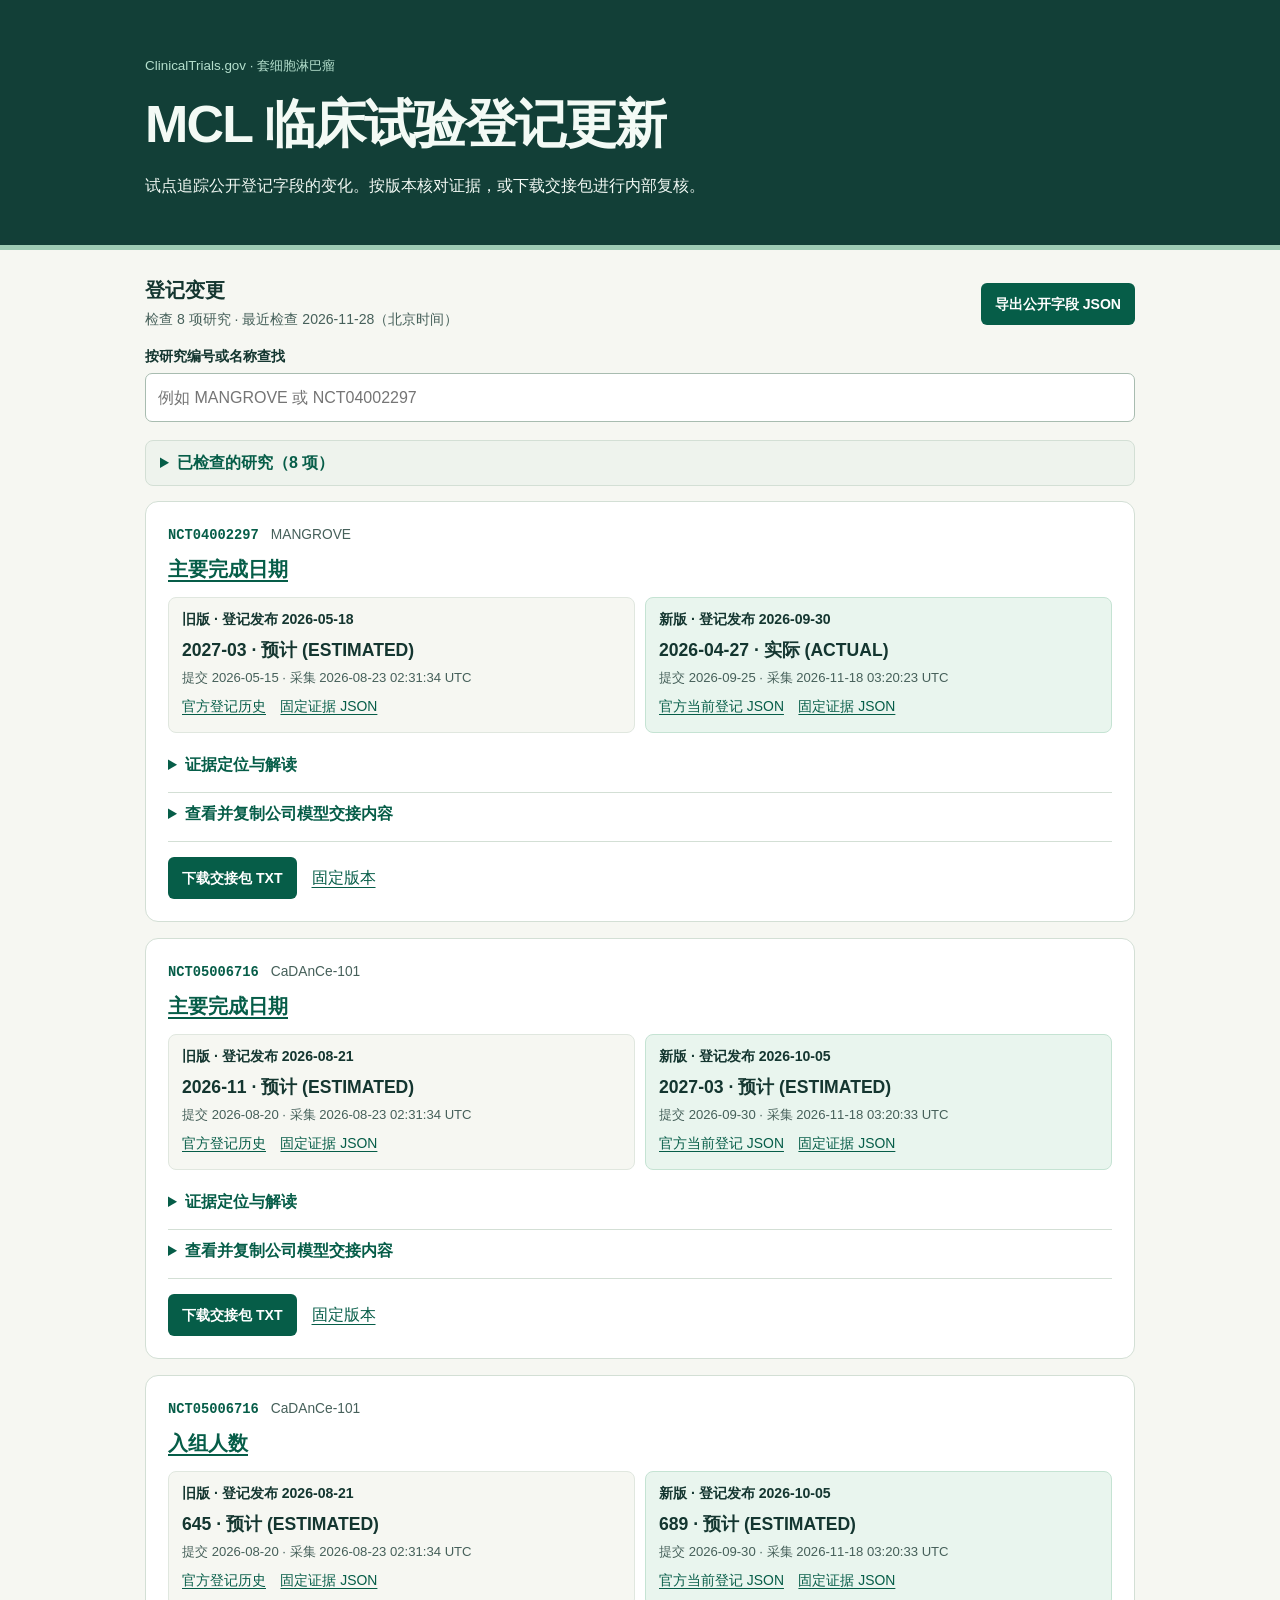
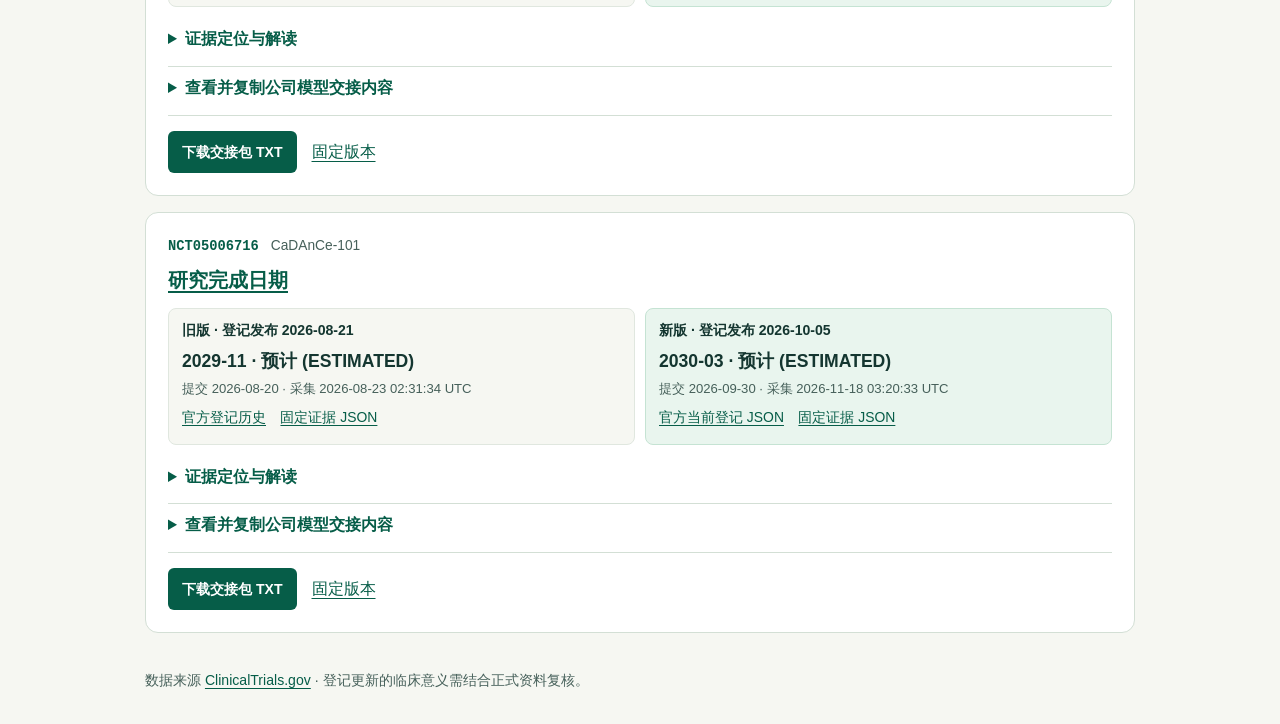
<file: registry.html>
<!doctype html>
<html lang="zh-CN">
<head>
<meta charset="utf-8">
<meta name="viewport" content="width=device-width,initial-scale=1">
<title>MCL 临床试验登记更新</title>
<link rel="stylesheet" href="reader.css">
<script src="reader.js" defer></script>
</head>
<body>
<header><div class="shell">
    <p class="kicker">ClinicalTrials.gov · 套细胞淋巴瘤</p>
    <h1>MCL 临床试验登记更新</h1>
    <p>试点追踪公开登记字段的变化。按版本核对证据，或下载交接包进行内部复核。</p>
</div></header>
<main class="shell">
    <section class="controls" aria-labelledby="list">
      <div><h2 id="list">登记变更</h2><p>检查 8 项研究 · 最近检查 2026-11-28（北京时间）</p></div>
      <a class="button" href="feed.json" download>导出公开字段 JSON</a>
      <div class="search" hidden><label for="filter">按研究编号或名称查找</label>
      <input type="search" id="filter" placeholder="例如 MANGROVE 或 NCT04002297"></div>
    </section>
    
<details class="monitored">
    <summary>已检查的研究（8 项）</summary>
    <ul>
<li class="monitor-study" data-study="NCT03206970 BGB-3111-206">
    <div><strong>BGB-3111-206</strong> <code>NCT03206970</code></div>
    <div class="date">登记版本发布 2024-10-26 · 未发现监测字段差异</div>
    <a href="https://clinicaltrials.gov/api/v2/studies/NCT03206970">官方当前登记 JSON</a> <a href="https://clinicaltrials.gov/study/NCT03206970?tab=history">官方登记历史</a>
</li>

<li class="monitor-study" data-study="NCT03740529 BRUIN">
    <div><strong>BRUIN</strong> <code>NCT03740529</code></div>
    <div class="date">登记版本发布 2026-01-27 · 未发现监测字段差异</div>
    <a href="https://clinicaltrials.gov/api/v2/studies/NCT03740529">官方当前登记 JSON</a> <a href="https://clinicaltrials.gov/study/NCT03740529?tab=history">官方登记历史</a>
</li>

<li class="monitor-study" data-study="NCT05006716 CaDAnCe-101">
    <div><strong>CaDAnCe-101</strong> <code>NCT05006716</code></div>
    <div class="date">登记版本发布 2026-10-05 · 有监测字段差异</div>
    <a href="https://clinicaltrials.gov/api/v2/studies/NCT05006716">官方当前登记 JSON</a> <a href="https://clinicaltrials.gov/study/NCT05006716?tab=history">官方登记历史</a>
</li>

<li class="monitor-study" data-study="NCT06742996 CELESTIAL-RRMCL">
    <div><strong>CELESTIAL-RRMCL</strong> <code>NCT06742996</code></div>
    <div class="date">登记版本发布 2026-10-29 · 未发现监测字段差异</div>
    <a href="https://clinicaltrials.gov/api/v2/studies/NCT06742996">官方当前登记 JSON</a> <a href="https://clinicaltrials.gov/study/NCT06742996?tab=history">官方登记历史</a>
</li>

<li class="monitor-study" data-study="NCT02972840 ECHO">
    <div><strong>ECHO</strong> <code>NCT02972840</code></div>
    <div class="date">登记版本发布 2026-10-08 · 未发现监测字段差异</div>
    <a href="https://clinicaltrials.gov/api/v2/studies/NCT02972840">官方当前登记 JSON</a> <a href="https://clinicaltrials.gov/study/NCT02972840?tab=history">官方登记历史</a>
</li>

<li class="monitor-study" data-study="NCT04002297 MANGROVE">
    <div><strong>MANGROVE</strong> <code>NCT04002297</code></div>
    <div class="date">登记版本发布 2026-09-30 · 有监测字段差异</div>
    <a href="https://clinicaltrials.gov/api/v2/studies/NCT04002297">官方当前登记 JSON</a> <a href="https://clinicaltrials.gov/study/NCT04002297?tab=history">官方登记历史</a>
</li>

<li class="monitor-study" data-study="NCT03112174 SYMPATICO">
    <div><strong>SYMPATICO</strong> <code>NCT03112174</code></div>
    <div class="date">登记版本发布 2025-07-22 · 未发现监测字段差异</div>
    <a href="https://clinicaltrials.gov/api/v2/studies/NCT03112174">官方当前登记 JSON</a> <a href="https://clinicaltrials.gov/study/NCT03112174?tab=history">官方登记历史</a>
</li>

<li class="monitor-study" data-study="NCT02601313 ZUMA-2">
    <div><strong>ZUMA-2</strong> <code>NCT02601313</code></div>
    <div class="date">登记版本发布 2026-03-18 · 未发现监测字段差异</div>
    <a href="https://clinicaltrials.gov/api/v2/studies/NCT02601313">官方当前登记 JSON</a> <a href="https://clinicaltrials.gov/study/NCT02601313?tab=history">官方登记历史</a>
</li>
</ul>
</details>

    <p id="empty" class="empty" role="status" hidden>未找到匹配的研究。</p>
    
<article id="d60b5598485676c1b5f2878c" class="card" data-study="NCT04002297 MANGROVE">
    <div class="study"><span>NCT04002297</span><span>MANGROVE</span></div>
    <h2><a href="events/d60b5598485676c1b5f2878c.html">主要完成日期</a></h2>
    <div class="comparison">
        <section class="before">
            <h3>旧版 · 登记发布 2026-05-18</h3>
            <p class="value">2027-03 · 预计 (ESTIMATED)</p>
            <p class="date">提交 2026-05-15 · 采集 2026-08-23 02:31:34 UTC</p>
            <a href="https://clinicaltrials.gov/study/NCT04002297?tab=history">官方登记历史</a>
            <a href="evidence/d60b5598485676c1b5f2878c-before_file.json">固定证据 JSON</a>
        </section>
        <section class="after">
            <h3>新版 · 登记发布 2026-09-30</h3>
            <p class="value">2026-04-27 · 实际 (ACTUAL)</p>
            <p class="date">提交 2026-09-25 · 采集 2026-11-18 03:20:23 UTC</p>
            <a href="https://clinicaltrials.gov/api/v2/studies/NCT04002297">官方当前登记 JSON</a>
            <a href="evidence/d60b5598485676c1b5f2878c-after_file.json">固定证据 JSON</a>
        </section>
    </div>
    <details>
        <summary>证据定位与解读</summary>
        <p>官方 Record History 按提交日（Submitted Date）列出版本。选择旧版 2026-05-15 和新版 2026-09-25，再核对登记字段。 当前官方 JSON 会继续更新，固定证据仅保留采集版本中的这一字段。</p>
        <p>首版核对指引已更正。官方历史列表使用提交日，证据仍同时保留发布日期。</p>
        <p>登记字段 <code>protocolSection.statusModule.primaryCompletionDateStruct</code></p>
        <p>主要完成日期指最后一位受试者完成主要终点最终数据采集的日期。若登记从预计改为实际，可向研究团队核对主要终点数据的成熟度和分析安排。</p>
        <p>MANGROVE 的这版登记是一项 III 期研究，纳入既往未治疗且不适合造血干细胞移植的成人 MCL。比较扎努布替尼＋利妥昔单抗与苯达莫司汀＋利妥昔单抗（BR）；主要终点为独立中央判读的无进展生存期（PFS）。</p><p>如果内部项目针对后线 MCL，本次主要完成日期更新可触发对未来一线治疗路径与既往 BTK 抑制剂暴露的监测。该字段没有提供新的疗效实测值。</p><p>官方设计与终点字段 <code>protocolSection.identificationModule.briefTitle</code>、<code>protocolSection.designModule.phases</code>、<code>protocolSection.armsInterventionsModule.armGroups</code>、<code>protocolSection.outcomesModule.primaryOutcomes</code></p>
        <p>首次变更日期待核实。登记变化无法单独证明锁库、读出、发表、疗效、安全性或提前终止。</p>
        <a href="https://clinicaltrials.gov/study-basics/glossary">ClinicalTrials.gov 术语表</a>
    </details>
    <details>
        <summary>查看并复制公司模型交接内容</summary>
        <textarea readonly rows="12" aria-label="交接内容">MCL 登记变更 · 公司模型核对材料

研究 MANGROVE（NCT04002297）
字段 主要完成日期
旧版 2027-03 · 预计 (ESTIMATED)（登记版本发布 2026-05-18；提交 2026-05-15；采集 2026-08-23T02:31:34+00:00）
新版 2026-04-27 · 实际 (ACTUAL)（登记版本发布 2026-09-30；提交 2026-09-25；采集 2026-11-18T03:20:23+00:00）

公开证据
旧版官方历史记录 https://clinicaltrials.gov/study/NCT04002297?tab=history
官方 Record History 按提交日（Submitted Date）列出版本。选择旧版 2026-05-15 和新版 2026-09-25，再核对登记字段。
当前官方登记 JSON https://clinicaltrials.gov/api/v2/studies/NCT04002297
核对字段 protocolSection.statusModule.primaryCompletionDateStruct；当前 JSON 会继续更新。固定证据保留采集的对应登记值。
首版核对指引已更正。官方历史列表使用提交日，证据仍同时保留发布日期。
官方术语表 https://clinicaltrials.gov/study-basics/glossary
两次快照只证明各自登记版本中的值。首次发生变更的准确日期待核实。

本次版本的研究背景
MANGROVE 的这版登记是一项 III 期研究，纳入既往未治疗且不适合造血干细胞移植的成人 MCL。比较扎努布替尼＋利妥昔单抗与苯达莫司汀＋利妥昔单抗（BR）；主要终点为独立中央判读的无进展生存期（PFS）。
如果内部项目针对后线 MCL，本次主要完成日期更新可触发对未来一线治疗路径与既往 BTK 抑制剂暴露的监测。该字段没有提供新的疗效实测值。
设计与终点定位 protocolSection.identificationModule.briefTitle、protocolSection.designModule.phases、protocolSection.armsInterventionsModule.armGroups、protocolSection.outcomesModule.primaryOutcomes
需核对的项目问题 请核对项目入组标准是否按既往 BTK 抑制剂暴露分层，并说明需要何种正式一线读出或采用证据，才应调整后线入组或分析假设。

条件化影响
主要完成日期指最后一位受试者完成主要终点最终数据采集的日期。若登记从预计改为实际，可向研究团队核对主要终点数据的成熟度和分析安排。
有正式数据截止或锁库公告时，记录公告日期、覆盖人群和分析类型。只有登记更新时，将读出窗口留待核实。

请内部模型回答
请核对主要终点定义、最后一位受试者的数据采集节点、数据截止或锁库计划及预计首次披露时间。若较原计划提前，是否有公开的方案修订或随访安排可解释差异？
在有权限的内网资料中定位关联的研究方案版本、正式分析或披露计划、内部监测记录。逐条区分登记事实、内部证据、条件推断与待核实事项，并给出资料标题、日期和可复核定位。缺少证据的项目列出所缺资料。若需要作跨研究比较，先核对人群、终点、分析集与随访；资料不足时保留待核实。

限制
登记变化无法单独证明锁库、结果读出、发表、疗效、安全性或提前终止。
</textarea>
        <button class="copy" data-copy type="button" hidden>复制交接内容</button>
        <span class="copy-status" role="status"></span>
    </details>
    <div class="actions">
        <a class="button" href="handoff/d60b5598485676c1b5f2878c.txt" download>下载交接包 TXT</a>
        <a href="events/d60b5598485676c1b5f2878c.html">固定版本</a>
    </div>
</article>

<article id="5d902470d281c85d183dbe94" class="card" data-study="NCT05006716 CaDAnCe-101">
    <div class="study"><span>NCT05006716</span><span>CaDAnCe-101</span></div>
    <h2><a href="events/5d902470d281c85d183dbe94.html">主要完成日期</a></h2>
    <div class="comparison">
        <section class="before">
            <h3>旧版 · 登记发布 2026-08-21</h3>
            <p class="value">2026-11 · 预计 (ESTIMATED)</p>
            <p class="date">提交 2026-08-20 · 采集 2026-08-23 02:31:34 UTC</p>
            <a href="https://clinicaltrials.gov/study/NCT05006716?tab=history">官方登记历史</a>
            <a href="evidence/5d902470d281c85d183dbe94-before_file.json">固定证据 JSON</a>
        </section>
        <section class="after">
            <h3>新版 · 登记发布 2026-10-05</h3>
            <p class="value">2027-03 · 预计 (ESTIMATED)</p>
            <p class="date">提交 2026-09-30 · 采集 2026-11-18 03:20:33 UTC</p>
            <a href="https://clinicaltrials.gov/api/v2/studies/NCT05006716">官方当前登记 JSON</a>
            <a href="evidence/5d902470d281c85d183dbe94-after_file.json">固定证据 JSON</a>
        </section>
    </div>
    <details>
        <summary>证据定位与解读</summary>
        <p>官方 Record History 按提交日（Submitted Date）列出版本。选择旧版 2026-08-20 和新版 2026-09-30，再核对登记字段。 当前官方 JSON 会继续更新，固定证据仅保留采集版本中的这一字段。</p>
        <p>首版核对指引已更正。官方历史列表使用提交日，证据仍同时保留发布日期。</p>
        <p>登记字段 <code>protocolSection.statusModule.primaryCompletionDateStruct</code></p>
        <p>主要完成日期指最后一位受试者完成主要终点最终数据采集的日期。若登记从预计改为实际，可向研究团队核对主要终点数据的成熟度和分析安排。</p>
        <p>CaDAnCe-101 的这版登记是一项涵盖多种 B 细胞肿瘤的 I/II 期研究。I 期包括单药剂量递增与扩展，主要观察不良事件和剂量；II 期为单药扩展，主要终点为客观缓解率（ORR）。</p><p>若查看入组字段，645→689 是全研究目标入组人数的变化。按 MCL 队列评估时，需要单独核对队列计划与实际人数。</p><p>官方设计与终点字段 <code>protocolSection.identificationModule.briefTitle</code>、<code>protocolSection.designModule.phases</code>、<code>protocolSection.armsInterventionsModule.armGroups</code>、<code>protocolSection.outcomesModule.primaryOutcomes</code></p>
        <p>首次变更日期待核实。登记变化无法单独证明锁库、读出、发表、疗效、安全性或提前终止。</p>
        <a href="https://clinicaltrials.gov/study-basics/glossary">ClinicalTrials.gov 术语表</a>
    </details>
    <details>
        <summary>查看并复制公司模型交接内容</summary>
        <textarea readonly rows="12" aria-label="交接内容">MCL 登记变更 · 公司模型核对材料

研究 CaDAnCe-101（NCT05006716）
字段 主要完成日期
旧版 2026-11 · 预计 (ESTIMATED)（登记版本发布 2026-08-21；提交 2026-08-20；采集 2026-08-23T02:31:34+00:00）
新版 2027-03 · 预计 (ESTIMATED)（登记版本发布 2026-10-05；提交 2026-09-30；采集 2026-11-18T03:20:33+00:00）

公开证据
旧版官方历史记录 https://clinicaltrials.gov/study/NCT05006716?tab=history
官方 Record History 按提交日（Submitted Date）列出版本。选择旧版 2026-08-20 和新版 2026-09-30，再核对登记字段。
当前官方登记 JSON https://clinicaltrials.gov/api/v2/studies/NCT05006716
核对字段 protocolSection.statusModule.primaryCompletionDateStruct；当前 JSON 会继续更新。固定证据保留采集的对应登记值。
首版核对指引已更正。官方历史列表使用提交日，证据仍同时保留发布日期。
官方术语表 https://clinicaltrials.gov/study-basics/glossary
两次快照只证明各自登记版本中的值。首次发生变更的准确日期待核实。

本次版本的研究背景
CaDAnCe-101 的这版登记是一项涵盖多种 B 细胞肿瘤的 I/II 期研究。I 期包括单药剂量递增与扩展，主要观察不良事件和剂量；II 期为单药扩展，主要终点为客观缓解率（ORR）。
若查看入组字段，645→689 是全研究目标入组人数的变化。按 MCL 队列评估时，需要单独核对队列计划与实际人数。
设计与终点定位 protocolSection.identificationModule.briefTitle、protocolSection.designModule.phases、protocolSection.armsInterventionsModule.armGroups、protocolSection.outcomesModule.primaryOutcomes
需核对的项目问题 请核对 MCL 队列的独立样本量、入组进度、既往 BTK 抑制剂暴露及可评价人数；仅在队列资料显示更改时更新 MCL 项目的监测判断。

条件化影响
主要完成日期指最后一位受试者完成主要终点最终数据采集的日期。若登记从预计改为实际，可向研究团队核对主要终点数据的成熟度和分析安排。
有正式数据截止或锁库公告时，记录公告日期、覆盖人群和分析类型。只有登记更新时，将读出窗口留待核实。

请内部模型回答
请核对主要终点定义、最后一位受试者的数据采集节点、数据截止或锁库计划及预计首次披露时间。若较原计划提前，是否有公开的方案修订或随访安排可解释差异？
在有权限的内网资料中定位关联的研究方案版本、正式分析或披露计划、内部监测记录。逐条区分登记事实、内部证据、条件推断与待核实事项，并给出资料标题、日期和可复核定位。缺少证据的项目列出所缺资料。若需要作跨研究比较，先核对人群、终点、分析集与随访；资料不足时保留待核实。

限制
登记变化无法单独证明锁库、结果读出、发表、疗效、安全性或提前终止。
</textarea>
        <button class="copy" data-copy type="button" hidden>复制交接内容</button>
        <span class="copy-status" role="status"></span>
    </details>
    <div class="actions">
        <a class="button" href="handoff/5d902470d281c85d183dbe94.txt" download>下载交接包 TXT</a>
        <a href="events/5d902470d281c85d183dbe94.html">固定版本</a>
    </div>
</article>

<article id="05e7311317cbf8cc5803817f" class="card" data-study="NCT05006716 CaDAnCe-101">
    <div class="study"><span>NCT05006716</span><span>CaDAnCe-101</span></div>
    <h2><a href="events/05e7311317cbf8cc5803817f.html">入组人数</a></h2>
    <div class="comparison">
        <section class="before">
            <h3>旧版 · 登记发布 2026-08-21</h3>
            <p class="value">645 · 预计 (ESTIMATED)</p>
            <p class="date">提交 2026-08-20 · 采集 2026-08-23 02:31:34 UTC</p>
            <a href="https://clinicaltrials.gov/study/NCT05006716?tab=history">官方登记历史</a>
            <a href="evidence/05e7311317cbf8cc5803817f-before_file.json">固定证据 JSON</a>
        </section>
        <section class="after">
            <h3>新版 · 登记发布 2026-10-05</h3>
            <p class="value">689 · 预计 (ESTIMATED)</p>
            <p class="date">提交 2026-09-30 · 采集 2026-11-18 03:20:33 UTC</p>
            <a href="https://clinicaltrials.gov/api/v2/studies/NCT05006716">官方当前登记 JSON</a>
            <a href="evidence/05e7311317cbf8cc5803817f-after_file.json">固定证据 JSON</a>
        </section>
    </div>
    <details>
        <summary>证据定位与解读</summary>
        <p>官方 Record History 按提交日（Submitted Date）列出版本。选择旧版 2026-08-20 和新版 2026-09-30，再核对登记字段。 当前官方 JSON 会继续更新，固定证据仅保留采集版本中的这一字段。</p>
        <p>首版核对指引已更正。官方历史列表使用提交日，证据仍同时保留发布日期。</p>
        <p>登记字段 <code>protocolSection.designModule.enrollmentInfo</code></p>
        <p>登记入组数反映登记口径下的计划或实际入组。若预计人数被实际人数取代，可检查入组与统计计划是否一致。</p>
        <p>CaDAnCe-101 的这版登记是一项涵盖多种 B 细胞肿瘤的 I/II 期研究。I 期包括单药剂量递增与扩展，主要观察不良事件和剂量；II 期为单药扩展，主要终点为客观缓解率（ORR）。</p><p>若查看入组字段，645→689 是全研究目标入组人数的变化。按 MCL 队列评估时，需要单独核对队列计划与实际人数。</p><p>官方设计与终点字段 <code>protocolSection.identificationModule.briefTitle</code>、<code>protocolSection.designModule.phases</code>、<code>protocolSection.armsInterventionsModule.armGroups</code>、<code>protocolSection.outcomesModule.primaryOutcomes</code></p>
        <p>首次变更日期待核实。登记变化无法单独证明锁库、读出、发表、疗效、安全性或提前终止。</p>
        <a href="https://clinicaltrials.gov/study-basics/glossary">ClinicalTrials.gov 术语表</a>
    </details>
    <details>
        <summary>查看并复制公司模型交接内容</summary>
        <textarea readonly rows="12" aria-label="交接内容">MCL 登记变更 · 公司模型核对材料

研究 CaDAnCe-101（NCT05006716）
字段 入组人数
旧版 645 · 预计 (ESTIMATED)（登记版本发布 2026-08-21；提交 2026-08-20；采集 2026-08-23T02:31:34+00:00）
新版 689 · 预计 (ESTIMATED)（登记版本发布 2026-10-05；提交 2026-09-30；采集 2026-11-18T03:20:33+00:00）

公开证据
旧版官方历史记录 https://clinicaltrials.gov/study/NCT05006716?tab=history
官方 Record History 按提交日（Submitted Date）列出版本。选择旧版 2026-08-20 和新版 2026-09-30，再核对登记字段。
当前官方登记 JSON https://clinicaltrials.gov/api/v2/studies/NCT05006716
核对字段 protocolSection.designModule.enrollmentInfo；当前 JSON 会继续更新。固定证据保留采集的对应登记值。
首版核对指引已更正。官方历史列表使用提交日，证据仍同时保留发布日期。
官方术语表 https://clinicaltrials.gov/study-basics/glossary
两次快照只证明各自登记版本中的值。首次发生变更的准确日期待核实。

本次版本的研究背景
CaDAnCe-101 的这版登记是一项涵盖多种 B 细胞肿瘤的 I/II 期研究。I 期包括单药剂量递增与扩展，主要观察不良事件和剂量；II 期为单药扩展，主要终点为客观缓解率（ORR）。
若查看入组字段，645→689 是全研究目标入组人数的变化。按 MCL 队列评估时，需要单独核对队列计划与实际人数。
设计与终点定位 protocolSection.identificationModule.briefTitle、protocolSection.designModule.phases、protocolSection.armsInterventionsModule.armGroups、protocolSection.outcomesModule.primaryOutcomes
需核对的项目问题 请核对 MCL 队列的独立样本量、入组进度、既往 BTK 抑制剂暴露及可评价人数；仅在队列资料显示更改时更新 MCL 项目的监测判断。

条件化影响
登记入组数反映登记口径下的计划或实际入组。若预计人数被实际人数取代，可检查入组与统计计划是否一致。
有方案版本、分组及分析集人数时，分别核对原计划、登记人数和分组分析分母。仅有登记计数时，暂缓判断统计把握度或任何研究组的可评价人数。

请内部模型回答
请核对修订后的目标样本数、实际随机或给药人数、按组分布、分析集定义和统计分析计划。实际登记数和原计划的差异是否有公开说明？
在有权限的内网资料中定位关联的研究方案版本、正式分析或披露计划、内部监测记录。逐条区分登记事实、内部证据、条件推断与待核实事项，并给出资料标题、日期和可复核定位。缺少证据的项目列出所缺资料。若需要作跨研究比较，先核对人群、终点、分析集与随访；资料不足时保留待核实。

限制
登记变化无法单独证明锁库、结果读出、发表、疗效、安全性或提前终止。
</textarea>
        <button class="copy" data-copy type="button" hidden>复制交接内容</button>
        <span class="copy-status" role="status"></span>
    </details>
    <div class="actions">
        <a class="button" href="handoff/05e7311317cbf8cc5803817f.txt" download>下载交接包 TXT</a>
        <a href="events/05e7311317cbf8cc5803817f.html">固定版本</a>
    </div>
</article>

<article id="22633658ce5c59d38dc83e8d" class="card" data-study="NCT05006716 CaDAnCe-101">
    <div class="study"><span>NCT05006716</span><span>CaDAnCe-101</span></div>
    <h2><a href="events/22633658ce5c59d38dc83e8d.html">研究完成日期</a></h2>
    <div class="comparison">
        <section class="before">
            <h3>旧版 · 登记发布 2026-08-21</h3>
            <p class="value">2029-11 · 预计 (ESTIMATED)</p>
            <p class="date">提交 2026-08-20 · 采集 2026-08-23 02:31:34 UTC</p>
            <a href="https://clinicaltrials.gov/study/NCT05006716?tab=history">官方登记历史</a>
            <a href="evidence/22633658ce5c59d38dc83e8d-before_file.json">固定证据 JSON</a>
        </section>
        <section class="after">
            <h3>新版 · 登记发布 2026-10-05</h3>
            <p class="value">2030-03 · 预计 (ESTIMATED)</p>
            <p class="date">提交 2026-09-30 · 采集 2026-11-18 03:20:33 UTC</p>
            <a href="https://clinicaltrials.gov/api/v2/studies/NCT05006716">官方当前登记 JSON</a>
            <a href="evidence/22633658ce5c59d38dc83e8d-after_file.json">固定证据 JSON</a>
        </section>
    </div>
    <details>
        <summary>证据定位与解读</summary>
        <p>官方 Record History 按提交日（Submitted Date）列出版本。选择旧版 2026-08-20 和新版 2026-09-30，再核对登记字段。 当前官方 JSON 会继续更新，固定证据仅保留采集版本中的这一字段。</p>
        <p>首版核对指引已更正。官方历史列表使用提交日，证据仍同时保留发布日期。</p>
        <p>登记字段 <code>protocolSection.statusModule.completionDateStruct</code></p>
        <p>研究完成日期通常涵盖主要、次要终点及不良事件的最终数据采集。若日期由预计改为实际，可向团队核对长期随访和安全性数据的截止范围。</p>
        <p>CaDAnCe-101 的这版登记是一项涵盖多种 B 细胞肿瘤的 I/II 期研究。I 期包括单药剂量递增与扩展，主要观察不良事件和剂量；II 期为单药扩展，主要终点为客观缓解率（ORR）。</p><p>若查看入组字段，645→689 是全研究目标入组人数的变化。按 MCL 队列评估时，需要单独核对队列计划与实际人数。</p><p>官方设计与终点字段 <code>protocolSection.identificationModule.briefTitle</code>、<code>protocolSection.designModule.phases</code>、<code>protocolSection.armsInterventionsModule.armGroups</code>、<code>protocolSection.outcomesModule.primaryOutcomes</code></p>
        <p>首次变更日期待核实。登记变化无法单独证明锁库、读出、发表、疗效、安全性或提前终止。</p>
        <a href="https://clinicaltrials.gov/study-basics/glossary">ClinicalTrials.gov 术语表</a>
    </details>
    <details>
        <summary>查看并复制公司模型交接内容</summary>
        <textarea readonly rows="12" aria-label="交接内容">MCL 登记变更 · 公司模型核对材料

研究 CaDAnCe-101（NCT05006716）
字段 研究完成日期
旧版 2029-11 · 预计 (ESTIMATED)（登记版本发布 2026-08-21；提交 2026-08-20；采集 2026-08-23T02:31:34+00:00）
新版 2030-03 · 预计 (ESTIMATED)（登记版本发布 2026-10-05；提交 2026-09-30；采集 2026-11-18T03:20:33+00:00）

公开证据
旧版官方历史记录 https://clinicaltrials.gov/study/NCT05006716?tab=history
官方 Record History 按提交日（Submitted Date）列出版本。选择旧版 2026-08-20 和新版 2026-09-30，再核对登记字段。
当前官方登记 JSON https://clinicaltrials.gov/api/v2/studies/NCT05006716
核对字段 protocolSection.statusModule.completionDateStruct；当前 JSON 会继续更新。固定证据保留采集的对应登记值。
首版核对指引已更正。官方历史列表使用提交日，证据仍同时保留发布日期。
官方术语表 https://clinicaltrials.gov/study-basics/glossary
两次快照只证明各自登记版本中的值。首次发生变更的准确日期待核实。

本次版本的研究背景
CaDAnCe-101 的这版登记是一项涵盖多种 B 细胞肿瘤的 I/II 期研究。I 期包括单药剂量递增与扩展，主要观察不良事件和剂量；II 期为单药扩展，主要终点为客观缓解率（ORR）。
若查看入组字段，645→689 是全研究目标入组人数的变化。按 MCL 队列评估时，需要单独核对队列计划与实际人数。
设计与终点定位 protocolSection.identificationModule.briefTitle、protocolSection.designModule.phases、protocolSection.armsInterventionsModule.armGroups、protocolSection.outcomesModule.primaryOutcomes
需核对的项目问题 请核对 MCL 队列的独立样本量、入组进度、既往 BTK 抑制剂暴露及可评价人数；仅在队列资料显示更改时更新 MCL 项目的监测判断。

条件化影响
研究完成日期通常涵盖主要、次要终点及不良事件的最终数据采集。若日期由预计改为实际，可向团队核对长期随访和安全性数据的截止范围。
有正式随访或安全性数据截止时，再更新证据时间表。只有登记日期时，记录该时间点并保留分析与披露待核实状态。

请内部模型回答
请核对研究整体访视结束、次要终点与安全性数据截止是否一致，以及长期随访是否有独立安排。
在有权限的内网资料中定位关联的研究方案版本、正式分析或披露计划、内部监测记录。逐条区分登记事实、内部证据、条件推断与待核实事项，并给出资料标题、日期和可复核定位。缺少证据的项目列出所缺资料。若需要作跨研究比较，先核对人群、终点、分析集与随访；资料不足时保留待核实。

限制
登记变化无法单独证明锁库、结果读出、发表、疗效、安全性或提前终止。
</textarea>
        <button class="copy" data-copy type="button" hidden>复制交接内容</button>
        <span class="copy-status" role="status"></span>
    </details>
    <div class="actions">
        <a class="button" href="handoff/22633658ce5c59d38dc83e8d.txt" download>下载交接包 TXT</a>
        <a href="events/22633658ce5c59d38dc83e8d.html">固定版本</a>
    </div>
</article>

    </main>
<footer class="shell">数据来源 <a href="https://clinicaltrials.gov/">ClinicalTrials.gov</a> · 登记更新的临床意义需结合正式资料复核。</footer>
</body>
</html>
</file>
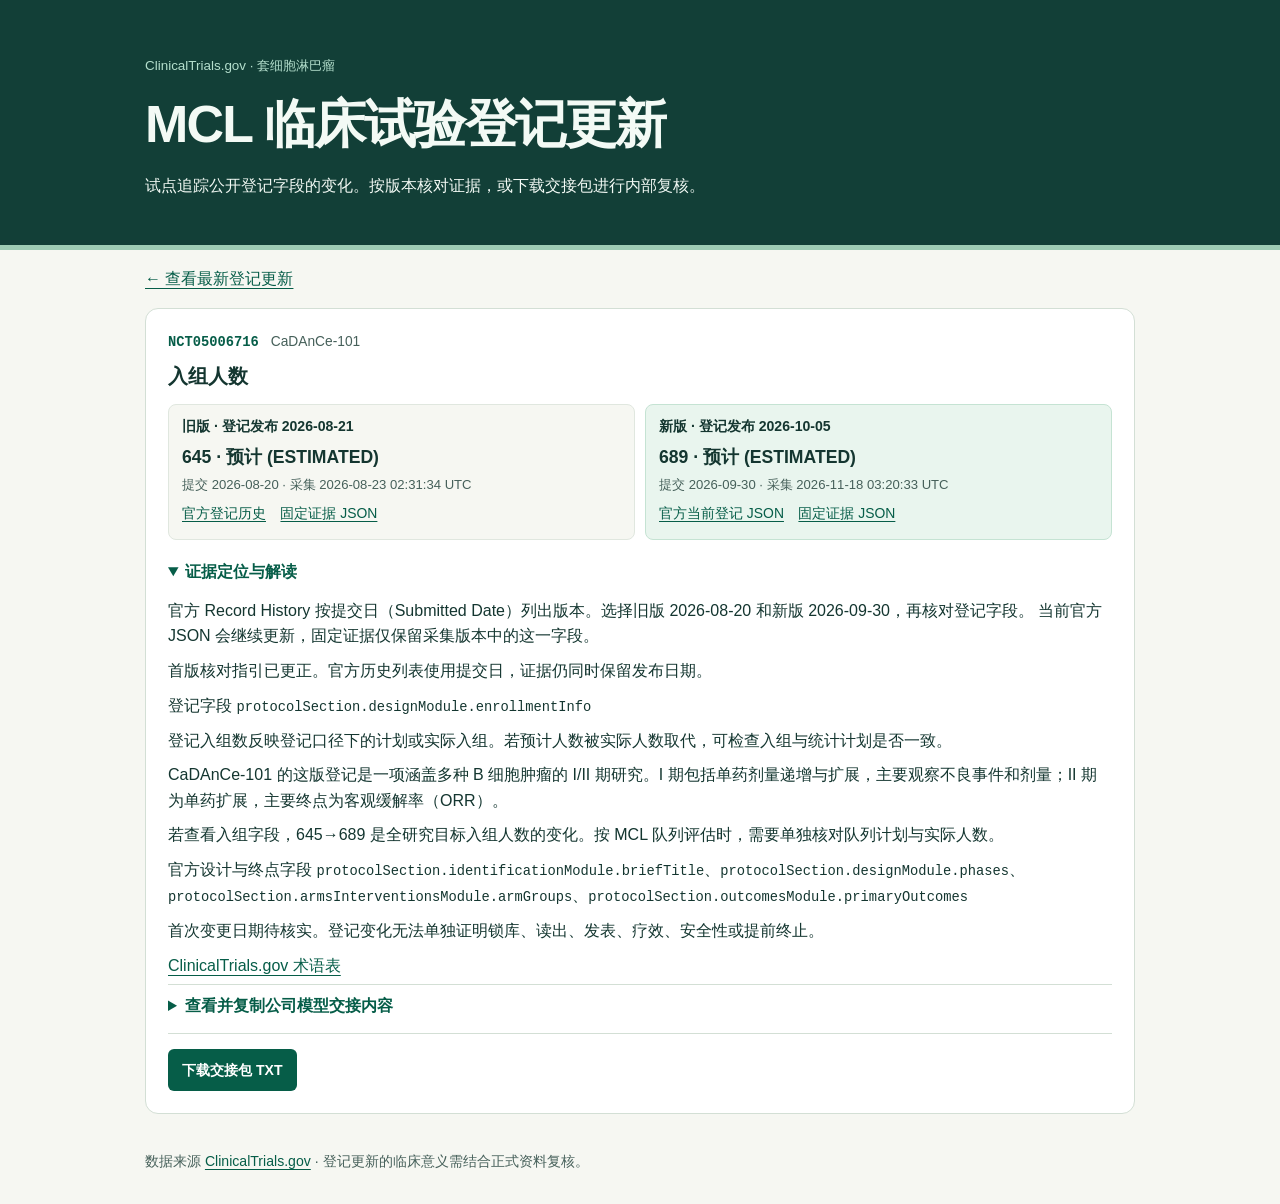
<file: events/05e7311317cbf8cc5803817f.html>
<!doctype html>
<html lang="zh-CN">
<head>
<meta charset="utf-8">
<meta name="viewport" content="width=device-width,initial-scale=1">
<title>MCL 临床试验登记更新</title>
<link rel="stylesheet" href="../reader.css">
<script src="../reader.js" defer></script>
</head>
<body>
<header><div class="shell">
    <p class="kicker">ClinicalTrials.gov · 套细胞淋巴瘤</p>
    <h1>MCL 临床试验登记更新</h1>
    <p>试点追踪公开登记字段的变化。按版本核对证据，或下载交接包进行内部复核。</p>
</div></header>
<main class="shell"><p><a href="../index.html">← 查看最新登记更新</a></p>
<article id="05e7311317cbf8cc5803817f" class="card" data-study="NCT05006716 CaDAnCe-101">
    <div class="study"><span>NCT05006716</span><span>CaDAnCe-101</span></div>
    <h2>入组人数</h2>
    <div class="comparison">
        <section class="before">
            <h3>旧版 · 登记发布 2026-08-21</h3>
            <p class="value">645 · 预计 (ESTIMATED)</p>
            <p class="date">提交 2026-08-20 · 采集 2026-08-23 02:31:34 UTC</p>
            <a href="https://clinicaltrials.gov/study/NCT05006716?tab=history">官方登记历史</a>
            <a href="../evidence/05e7311317cbf8cc5803817f-before_file.json">固定证据 JSON</a>
        </section>
        <section class="after">
            <h3>新版 · 登记发布 2026-10-05</h3>
            <p class="value">689 · 预计 (ESTIMATED)</p>
            <p class="date">提交 2026-09-30 · 采集 2026-11-18 03:20:33 UTC</p>
            <a href="https://clinicaltrials.gov/api/v2/studies/NCT05006716">官方当前登记 JSON</a>
            <a href="../evidence/05e7311317cbf8cc5803817f-after_file.json">固定证据 JSON</a>
        </section>
    </div>
    <details open>
        <summary>证据定位与解读</summary>
        <p>官方 Record History 按提交日（Submitted Date）列出版本。选择旧版 2026-08-20 和新版 2026-09-30，再核对登记字段。 当前官方 JSON 会继续更新，固定证据仅保留采集版本中的这一字段。</p>
        <p>首版核对指引已更正。官方历史列表使用提交日，证据仍同时保留发布日期。</p>
        <p>登记字段 <code>protocolSection.designModule.enrollmentInfo</code></p>
        <p>登记入组数反映登记口径下的计划或实际入组。若预计人数被实际人数取代，可检查入组与统计计划是否一致。</p>
        <p>CaDAnCe-101 的这版登记是一项涵盖多种 B 细胞肿瘤的 I/II 期研究。I 期包括单药剂量递增与扩展，主要观察不良事件和剂量；II 期为单药扩展，主要终点为客观缓解率（ORR）。</p><p>若查看入组字段，645→689 是全研究目标入组人数的变化。按 MCL 队列评估时，需要单独核对队列计划与实际人数。</p><p>官方设计与终点字段 <code>protocolSection.identificationModule.briefTitle</code>、<code>protocolSection.designModule.phases</code>、<code>protocolSection.armsInterventionsModule.armGroups</code>、<code>protocolSection.outcomesModule.primaryOutcomes</code></p>
        <p>首次变更日期待核实。登记变化无法单独证明锁库、读出、发表、疗效、安全性或提前终止。</p>
        <a href="https://clinicaltrials.gov/study-basics/glossary">ClinicalTrials.gov 术语表</a>
    </details>
    <details>
        <summary>查看并复制公司模型交接内容</summary>
        <textarea readonly rows="12" aria-label="交接内容">MCL 登记变更 · 公司模型核对材料

研究 CaDAnCe-101（NCT05006716）
字段 入组人数
旧版 645 · 预计 (ESTIMATED)（登记版本发布 2026-08-21；提交 2026-08-20；采集 2026-08-23T02:31:34+00:00）
新版 689 · 预计 (ESTIMATED)（登记版本发布 2026-10-05；提交 2026-09-30；采集 2026-11-18T03:20:33+00:00）

公开证据
旧版官方历史记录 https://clinicaltrials.gov/study/NCT05006716?tab=history
官方 Record History 按提交日（Submitted Date）列出版本。选择旧版 2026-08-20 和新版 2026-09-30，再核对登记字段。
当前官方登记 JSON https://clinicaltrials.gov/api/v2/studies/NCT05006716
核对字段 protocolSection.designModule.enrollmentInfo；当前 JSON 会继续更新。固定证据保留采集的对应登记值。
首版核对指引已更正。官方历史列表使用提交日，证据仍同时保留发布日期。
官方术语表 https://clinicaltrials.gov/study-basics/glossary
两次快照只证明各自登记版本中的值。首次发生变更的准确日期待核实。

本次版本的研究背景
CaDAnCe-101 的这版登记是一项涵盖多种 B 细胞肿瘤的 I/II 期研究。I 期包括单药剂量递增与扩展，主要观察不良事件和剂量；II 期为单药扩展，主要终点为客观缓解率（ORR）。
若查看入组字段，645→689 是全研究目标入组人数的变化。按 MCL 队列评估时，需要单独核对队列计划与实际人数。
设计与终点定位 protocolSection.identificationModule.briefTitle、protocolSection.designModule.phases、protocolSection.armsInterventionsModule.armGroups、protocolSection.outcomesModule.primaryOutcomes
需核对的项目问题 请核对 MCL 队列的独立样本量、入组进度、既往 BTK 抑制剂暴露及可评价人数；仅在队列资料显示更改时更新 MCL 项目的监测判断。

条件化影响
登记入组数反映登记口径下的计划或实际入组。若预计人数被实际人数取代，可检查入组与统计计划是否一致。
有方案版本、分组及分析集人数时，分别核对原计划、登记人数和分组分析分母。仅有登记计数时，暂缓判断统计把握度或任何研究组的可评价人数。

请内部模型回答
请核对修订后的目标样本数、实际随机或给药人数、按组分布、分析集定义和统计分析计划。实际登记数和原计划的差异是否有公开说明？
在有权限的内网资料中定位关联的研究方案版本、正式分析或披露计划、内部监测记录。逐条区分登记事实、内部证据、条件推断与待核实事项，并给出资料标题、日期和可复核定位。缺少证据的项目列出所缺资料。若需要作跨研究比较，先核对人群、终点、分析集与随访；资料不足时保留待核实。

限制
登记变化无法单独证明锁库、结果读出、发表、疗效、安全性或提前终止。
</textarea>
        <button class="copy" data-copy type="button" hidden>复制交接内容</button>
        <span class="copy-status" role="status"></span>
    </details>
    <div class="actions">
        <a class="button" href="../handoff/05e7311317cbf8cc5803817f.txt" download>下载交接包 TXT</a>
        
    </div>
</article>
</main>
<footer class="shell">数据来源 <a href="https://clinicaltrials.gov/">ClinicalTrials.gov</a> · 登记更新的临床意义需结合正式资料复核。</footer>
</body>
</html>
</file>
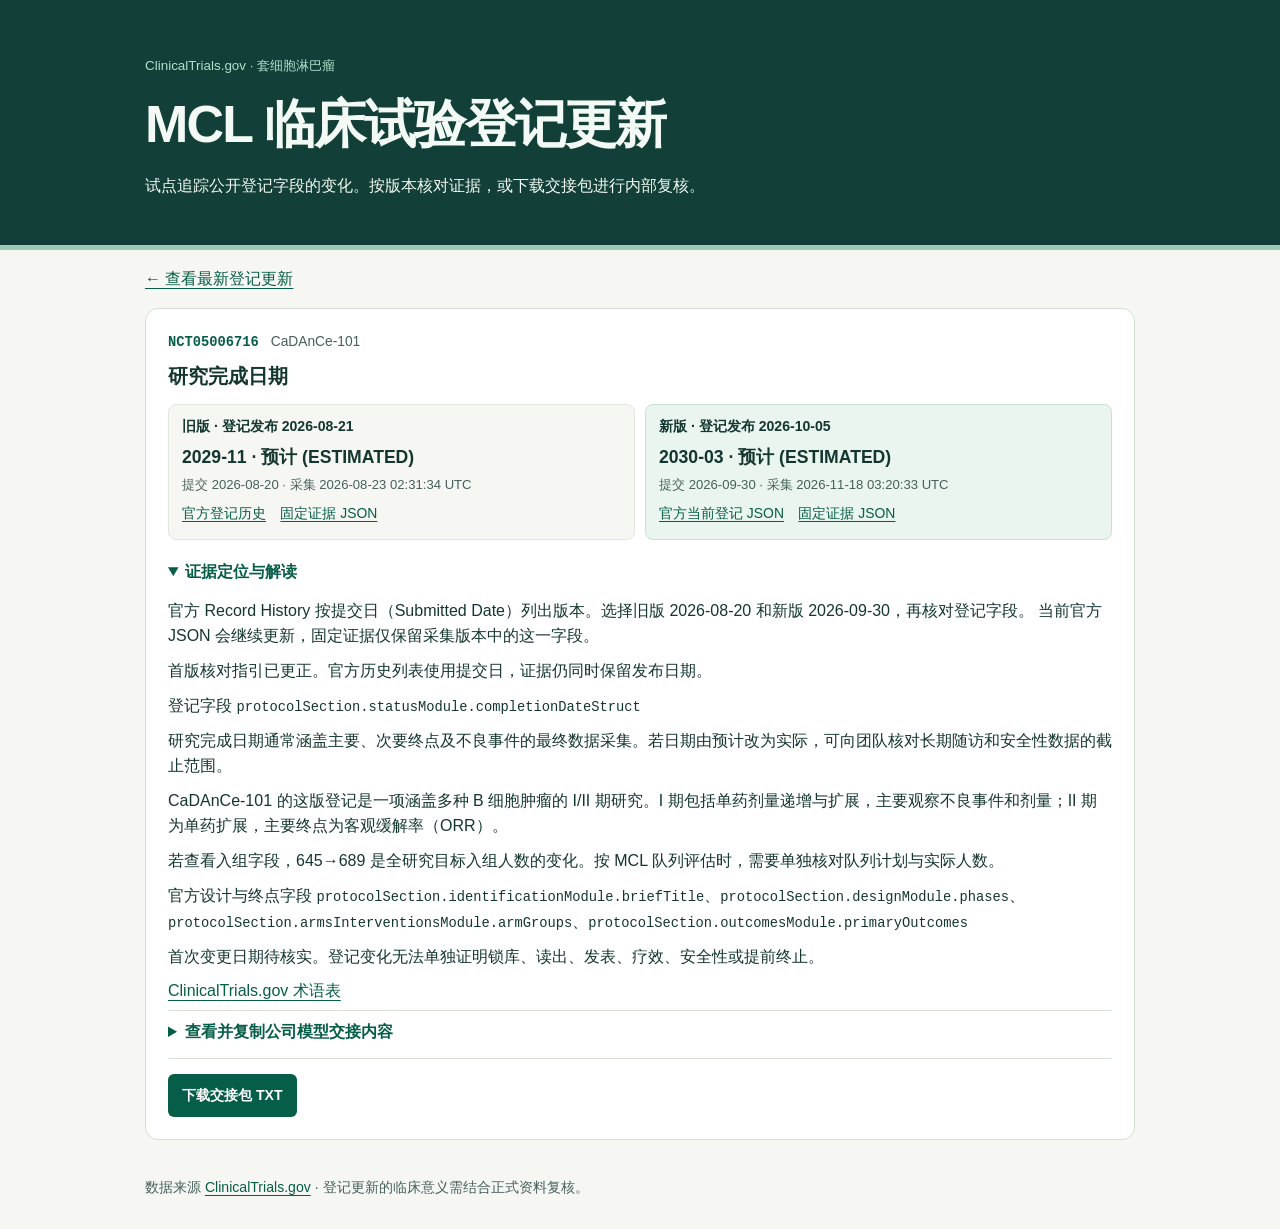
<file: events/22633658ce5c59d38dc83e8d.html>
<!doctype html>
<html lang="zh-CN">
<head>
<meta charset="utf-8">
<meta name="viewport" content="width=device-width,initial-scale=1">
<title>MCL 临床试验登记更新</title>
<link rel="stylesheet" href="../reader.css">
<script src="../reader.js" defer></script>
</head>
<body>
<header><div class="shell">
    <p class="kicker">ClinicalTrials.gov · 套细胞淋巴瘤</p>
    <h1>MCL 临床试验登记更新</h1>
    <p>试点追踪公开登记字段的变化。按版本核对证据，或下载交接包进行内部复核。</p>
</div></header>
<main class="shell"><p><a href="../index.html">← 查看最新登记更新</a></p>
<article id="22633658ce5c59d38dc83e8d" class="card" data-study="NCT05006716 CaDAnCe-101">
    <div class="study"><span>NCT05006716</span><span>CaDAnCe-101</span></div>
    <h2>研究完成日期</h2>
    <div class="comparison">
        <section class="before">
            <h3>旧版 · 登记发布 2026-08-21</h3>
            <p class="value">2029-11 · 预计 (ESTIMATED)</p>
            <p class="date">提交 2026-08-20 · 采集 2026-08-23 02:31:34 UTC</p>
            <a href="https://clinicaltrials.gov/study/NCT05006716?tab=history">官方登记历史</a>
            <a href="../evidence/22633658ce5c59d38dc83e8d-before_file.json">固定证据 JSON</a>
        </section>
        <section class="after">
            <h3>新版 · 登记发布 2026-10-05</h3>
            <p class="value">2030-03 · 预计 (ESTIMATED)</p>
            <p class="date">提交 2026-09-30 · 采集 2026-11-18 03:20:33 UTC</p>
            <a href="https://clinicaltrials.gov/api/v2/studies/NCT05006716">官方当前登记 JSON</a>
            <a href="../evidence/22633658ce5c59d38dc83e8d-after_file.json">固定证据 JSON</a>
        </section>
    </div>
    <details open>
        <summary>证据定位与解读</summary>
        <p>官方 Record History 按提交日（Submitted Date）列出版本。选择旧版 2026-08-20 和新版 2026-09-30，再核对登记字段。 当前官方 JSON 会继续更新，固定证据仅保留采集版本中的这一字段。</p>
        <p>首版核对指引已更正。官方历史列表使用提交日，证据仍同时保留发布日期。</p>
        <p>登记字段 <code>protocolSection.statusModule.completionDateStruct</code></p>
        <p>研究完成日期通常涵盖主要、次要终点及不良事件的最终数据采集。若日期由预计改为实际，可向团队核对长期随访和安全性数据的截止范围。</p>
        <p>CaDAnCe-101 的这版登记是一项涵盖多种 B 细胞肿瘤的 I/II 期研究。I 期包括单药剂量递增与扩展，主要观察不良事件和剂量；II 期为单药扩展，主要终点为客观缓解率（ORR）。</p><p>若查看入组字段，645→689 是全研究目标入组人数的变化。按 MCL 队列评估时，需要单独核对队列计划与实际人数。</p><p>官方设计与终点字段 <code>protocolSection.identificationModule.briefTitle</code>、<code>protocolSection.designModule.phases</code>、<code>protocolSection.armsInterventionsModule.armGroups</code>、<code>protocolSection.outcomesModule.primaryOutcomes</code></p>
        <p>首次变更日期待核实。登记变化无法单独证明锁库、读出、发表、疗效、安全性或提前终止。</p>
        <a href="https://clinicaltrials.gov/study-basics/glossary">ClinicalTrials.gov 术语表</a>
    </details>
    <details>
        <summary>查看并复制公司模型交接内容</summary>
        <textarea readonly rows="12" aria-label="交接内容">MCL 登记变更 · 公司模型核对材料

研究 CaDAnCe-101（NCT05006716）
字段 研究完成日期
旧版 2029-11 · 预计 (ESTIMATED)（登记版本发布 2026-08-21；提交 2026-08-20；采集 2026-08-23T02:31:34+00:00）
新版 2030-03 · 预计 (ESTIMATED)（登记版本发布 2026-10-05；提交 2026-09-30；采集 2026-11-18T03:20:33+00:00）

公开证据
旧版官方历史记录 https://clinicaltrials.gov/study/NCT05006716?tab=history
官方 Record History 按提交日（Submitted Date）列出版本。选择旧版 2026-08-20 和新版 2026-09-30，再核对登记字段。
当前官方登记 JSON https://clinicaltrials.gov/api/v2/studies/NCT05006716
核对字段 protocolSection.statusModule.completionDateStruct；当前 JSON 会继续更新。固定证据保留采集的对应登记值。
首版核对指引已更正。官方历史列表使用提交日，证据仍同时保留发布日期。
官方术语表 https://clinicaltrials.gov/study-basics/glossary
两次快照只证明各自登记版本中的值。首次发生变更的准确日期待核实。

本次版本的研究背景
CaDAnCe-101 的这版登记是一项涵盖多种 B 细胞肿瘤的 I/II 期研究。I 期包括单药剂量递增与扩展，主要观察不良事件和剂量；II 期为单药扩展，主要终点为客观缓解率（ORR）。
若查看入组字段，645→689 是全研究目标入组人数的变化。按 MCL 队列评估时，需要单独核对队列计划与实际人数。
设计与终点定位 protocolSection.identificationModule.briefTitle、protocolSection.designModule.phases、protocolSection.armsInterventionsModule.armGroups、protocolSection.outcomesModule.primaryOutcomes
需核对的项目问题 请核对 MCL 队列的独立样本量、入组进度、既往 BTK 抑制剂暴露及可评价人数；仅在队列资料显示更改时更新 MCL 项目的监测判断。

条件化影响
研究完成日期通常涵盖主要、次要终点及不良事件的最终数据采集。若日期由预计改为实际，可向团队核对长期随访和安全性数据的截止范围。
有正式随访或安全性数据截止时，再更新证据时间表。只有登记日期时，记录该时间点并保留分析与披露待核实状态。

请内部模型回答
请核对研究整体访视结束、次要终点与安全性数据截止是否一致，以及长期随访是否有独立安排。
在有权限的内网资料中定位关联的研究方案版本、正式分析或披露计划、内部监测记录。逐条区分登记事实、内部证据、条件推断与待核实事项，并给出资料标题、日期和可复核定位。缺少证据的项目列出所缺资料。若需要作跨研究比较，先核对人群、终点、分析集与随访；资料不足时保留待核实。

限制
登记变化无法单独证明锁库、结果读出、发表、疗效、安全性或提前终止。
</textarea>
        <button class="copy" data-copy type="button" hidden>复制交接内容</button>
        <span class="copy-status" role="status"></span>
    </details>
    <div class="actions">
        <a class="button" href="../handoff/22633658ce5c59d38dc83e8d.txt" download>下载交接包 TXT</a>
        
    </div>
</article>
</main>
<footer class="shell">数据来源 <a href="https://clinicaltrials.gov/">ClinicalTrials.gov</a> · 登记更新的临床意义需结合正式资料复核。</footer>
</body>
</html>
</file>
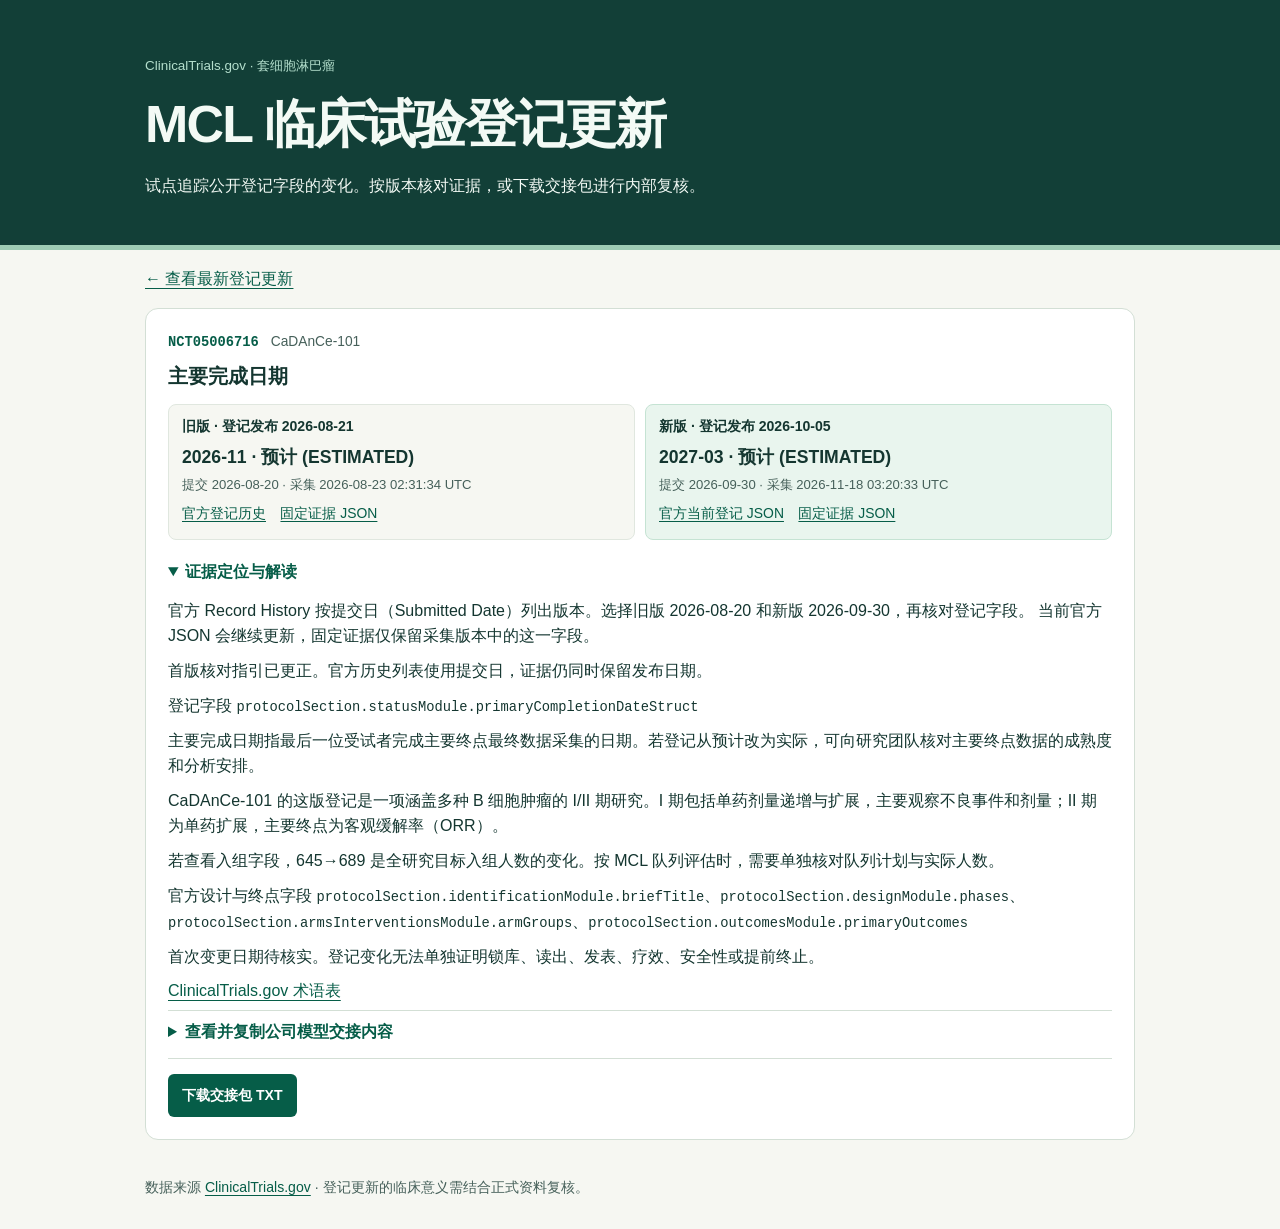
<file: events/5d902470d281c85d183dbe94.html>
<!doctype html>
<html lang="zh-CN">
<head>
<meta charset="utf-8">
<meta name="viewport" content="width=device-width,initial-scale=1">
<title>MCL 临床试验登记更新</title>
<link rel="stylesheet" href="../reader.css">
<script src="../reader.js" defer></script>
</head>
<body>
<header><div class="shell">
    <p class="kicker">ClinicalTrials.gov · 套细胞淋巴瘤</p>
    <h1>MCL 临床试验登记更新</h1>
    <p>试点追踪公开登记字段的变化。按版本核对证据，或下载交接包进行内部复核。</p>
</div></header>
<main class="shell"><p><a href="../index.html">← 查看最新登记更新</a></p>
<article id="5d902470d281c85d183dbe94" class="card" data-study="NCT05006716 CaDAnCe-101">
    <div class="study"><span>NCT05006716</span><span>CaDAnCe-101</span></div>
    <h2>主要完成日期</h2>
    <div class="comparison">
        <section class="before">
            <h3>旧版 · 登记发布 2026-08-21</h3>
            <p class="value">2026-11 · 预计 (ESTIMATED)</p>
            <p class="date">提交 2026-08-20 · 采集 2026-08-23 02:31:34 UTC</p>
            <a href="https://clinicaltrials.gov/study/NCT05006716?tab=history">官方登记历史</a>
            <a href="../evidence/5d902470d281c85d183dbe94-before_file.json">固定证据 JSON</a>
        </section>
        <section class="after">
            <h3>新版 · 登记发布 2026-10-05</h3>
            <p class="value">2027-03 · 预计 (ESTIMATED)</p>
            <p class="date">提交 2026-09-30 · 采集 2026-11-18 03:20:33 UTC</p>
            <a href="https://clinicaltrials.gov/api/v2/studies/NCT05006716">官方当前登记 JSON</a>
            <a href="../evidence/5d902470d281c85d183dbe94-after_file.json">固定证据 JSON</a>
        </section>
    </div>
    <details open>
        <summary>证据定位与解读</summary>
        <p>官方 Record History 按提交日（Submitted Date）列出版本。选择旧版 2026-08-20 和新版 2026-09-30，再核对登记字段。 当前官方 JSON 会继续更新，固定证据仅保留采集版本中的这一字段。</p>
        <p>首版核对指引已更正。官方历史列表使用提交日，证据仍同时保留发布日期。</p>
        <p>登记字段 <code>protocolSection.statusModule.primaryCompletionDateStruct</code></p>
        <p>主要完成日期指最后一位受试者完成主要终点最终数据采集的日期。若登记从预计改为实际，可向研究团队核对主要终点数据的成熟度和分析安排。</p>
        <p>CaDAnCe-101 的这版登记是一项涵盖多种 B 细胞肿瘤的 I/II 期研究。I 期包括单药剂量递增与扩展，主要观察不良事件和剂量；II 期为单药扩展，主要终点为客观缓解率（ORR）。</p><p>若查看入组字段，645→689 是全研究目标入组人数的变化。按 MCL 队列评估时，需要单独核对队列计划与实际人数。</p><p>官方设计与终点字段 <code>protocolSection.identificationModule.briefTitle</code>、<code>protocolSection.designModule.phases</code>、<code>protocolSection.armsInterventionsModule.armGroups</code>、<code>protocolSection.outcomesModule.primaryOutcomes</code></p>
        <p>首次变更日期待核实。登记变化无法单独证明锁库、读出、发表、疗效、安全性或提前终止。</p>
        <a href="https://clinicaltrials.gov/study-basics/glossary">ClinicalTrials.gov 术语表</a>
    </details>
    <details>
        <summary>查看并复制公司模型交接内容</summary>
        <textarea readonly rows="12" aria-label="交接内容">MCL 登记变更 · 公司模型核对材料

研究 CaDAnCe-101（NCT05006716）
字段 主要完成日期
旧版 2026-11 · 预计 (ESTIMATED)（登记版本发布 2026-08-21；提交 2026-08-20；采集 2026-08-23T02:31:34+00:00）
新版 2027-03 · 预计 (ESTIMATED)（登记版本发布 2026-10-05；提交 2026-09-30；采集 2026-11-18T03:20:33+00:00）

公开证据
旧版官方历史记录 https://clinicaltrials.gov/study/NCT05006716?tab=history
官方 Record History 按提交日（Submitted Date）列出版本。选择旧版 2026-08-20 和新版 2026-09-30，再核对登记字段。
当前官方登记 JSON https://clinicaltrials.gov/api/v2/studies/NCT05006716
核对字段 protocolSection.statusModule.primaryCompletionDateStruct；当前 JSON 会继续更新。固定证据保留采集的对应登记值。
首版核对指引已更正。官方历史列表使用提交日，证据仍同时保留发布日期。
官方术语表 https://clinicaltrials.gov/study-basics/glossary
两次快照只证明各自登记版本中的值。首次发生变更的准确日期待核实。

本次版本的研究背景
CaDAnCe-101 的这版登记是一项涵盖多种 B 细胞肿瘤的 I/II 期研究。I 期包括单药剂量递增与扩展，主要观察不良事件和剂量；II 期为单药扩展，主要终点为客观缓解率（ORR）。
若查看入组字段，645→689 是全研究目标入组人数的变化。按 MCL 队列评估时，需要单独核对队列计划与实际人数。
设计与终点定位 protocolSection.identificationModule.briefTitle、protocolSection.designModule.phases、protocolSection.armsInterventionsModule.armGroups、protocolSection.outcomesModule.primaryOutcomes
需核对的项目问题 请核对 MCL 队列的独立样本量、入组进度、既往 BTK 抑制剂暴露及可评价人数；仅在队列资料显示更改时更新 MCL 项目的监测判断。

条件化影响
主要完成日期指最后一位受试者完成主要终点最终数据采集的日期。若登记从预计改为实际，可向研究团队核对主要终点数据的成熟度和分析安排。
有正式数据截止或锁库公告时，记录公告日期、覆盖人群和分析类型。只有登记更新时，将读出窗口留待核实。

请内部模型回答
请核对主要终点定义、最后一位受试者的数据采集节点、数据截止或锁库计划及预计首次披露时间。若较原计划提前，是否有公开的方案修订或随访安排可解释差异？
在有权限的内网资料中定位关联的研究方案版本、正式分析或披露计划、内部监测记录。逐条区分登记事实、内部证据、条件推断与待核实事项，并给出资料标题、日期和可复核定位。缺少证据的项目列出所缺资料。若需要作跨研究比较，先核对人群、终点、分析集与随访；资料不足时保留待核实。

限制
登记变化无法单独证明锁库、结果读出、发表、疗效、安全性或提前终止。
</textarea>
        <button class="copy" data-copy type="button" hidden>复制交接内容</button>
        <span class="copy-status" role="status"></span>
    </details>
    <div class="actions">
        <a class="button" href="../handoff/5d902470d281c85d183dbe94.txt" download>下载交接包 TXT</a>
        
    </div>
</article>
</main>
<footer class="shell">数据来源 <a href="https://clinicaltrials.gov/">ClinicalTrials.gov</a> · 登记更新的临床意义需结合正式资料复核。</footer>
</body>
</html>
</file>
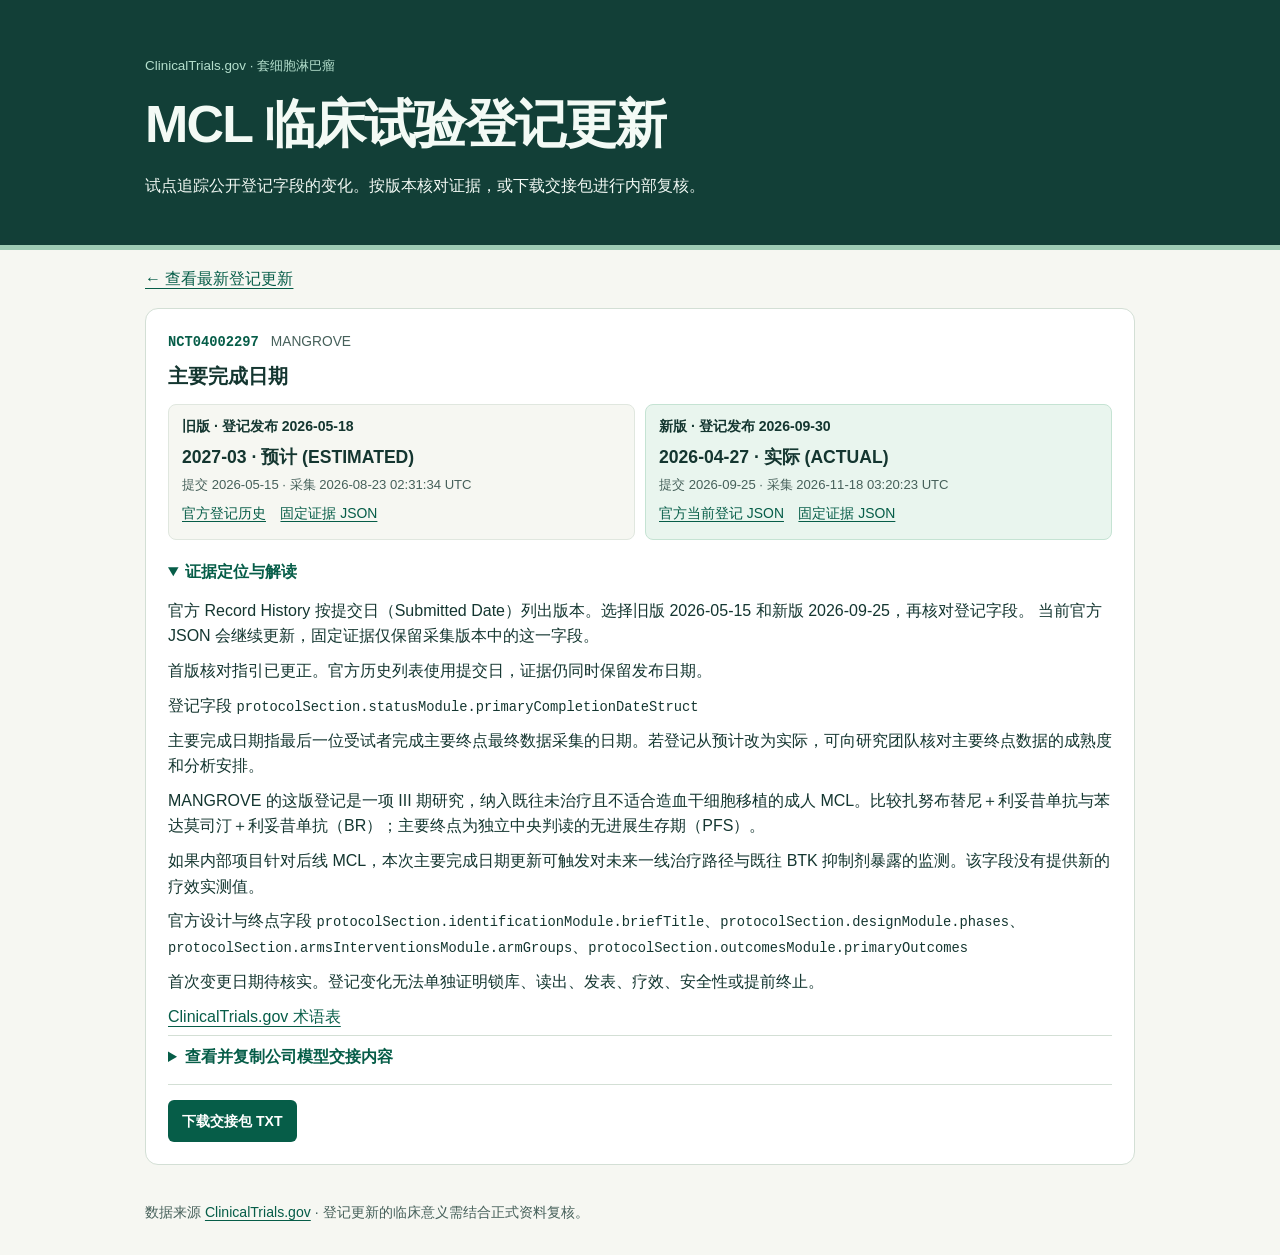
<file: events/d60b5598485676c1b5f2878c.html>
<!doctype html>
<html lang="zh-CN">
<head>
<meta charset="utf-8">
<meta name="viewport" content="width=device-width,initial-scale=1">
<title>MCL 临床试验登记更新</title>
<link rel="stylesheet" href="../reader.css">
<script src="../reader.js" defer></script>
</head>
<body>
<header><div class="shell">
    <p class="kicker">ClinicalTrials.gov · 套细胞淋巴瘤</p>
    <h1>MCL 临床试验登记更新</h1>
    <p>试点追踪公开登记字段的变化。按版本核对证据，或下载交接包进行内部复核。</p>
</div></header>
<main class="shell"><p><a href="../index.html">← 查看最新登记更新</a></p>
<article id="d60b5598485676c1b5f2878c" class="card" data-study="NCT04002297 MANGROVE">
    <div class="study"><span>NCT04002297</span><span>MANGROVE</span></div>
    <h2>主要完成日期</h2>
    <div class="comparison">
        <section class="before">
            <h3>旧版 · 登记发布 2026-05-18</h3>
            <p class="value">2027-03 · 预计 (ESTIMATED)</p>
            <p class="date">提交 2026-05-15 · 采集 2026-08-23 02:31:34 UTC</p>
            <a href="https://clinicaltrials.gov/study/NCT04002297?tab=history">官方登记历史</a>
            <a href="../evidence/d60b5598485676c1b5f2878c-before_file.json">固定证据 JSON</a>
        </section>
        <section class="after">
            <h3>新版 · 登记发布 2026-09-30</h3>
            <p class="value">2026-04-27 · 实际 (ACTUAL)</p>
            <p class="date">提交 2026-09-25 · 采集 2026-11-18 03:20:23 UTC</p>
            <a href="https://clinicaltrials.gov/api/v2/studies/NCT04002297">官方当前登记 JSON</a>
            <a href="../evidence/d60b5598485676c1b5f2878c-after_file.json">固定证据 JSON</a>
        </section>
    </div>
    <details open>
        <summary>证据定位与解读</summary>
        <p>官方 Record History 按提交日（Submitted Date）列出版本。选择旧版 2026-05-15 和新版 2026-09-25，再核对登记字段。 当前官方 JSON 会继续更新，固定证据仅保留采集版本中的这一字段。</p>
        <p>首版核对指引已更正。官方历史列表使用提交日，证据仍同时保留发布日期。</p>
        <p>登记字段 <code>protocolSection.statusModule.primaryCompletionDateStruct</code></p>
        <p>主要完成日期指最后一位受试者完成主要终点最终数据采集的日期。若登记从预计改为实际，可向研究团队核对主要终点数据的成熟度和分析安排。</p>
        <p>MANGROVE 的这版登记是一项 III 期研究，纳入既往未治疗且不适合造血干细胞移植的成人 MCL。比较扎努布替尼＋利妥昔单抗与苯达莫司汀＋利妥昔单抗（BR）；主要终点为独立中央判读的无进展生存期（PFS）。</p><p>如果内部项目针对后线 MCL，本次主要完成日期更新可触发对未来一线治疗路径与既往 BTK 抑制剂暴露的监测。该字段没有提供新的疗效实测值。</p><p>官方设计与终点字段 <code>protocolSection.identificationModule.briefTitle</code>、<code>protocolSection.designModule.phases</code>、<code>protocolSection.armsInterventionsModule.armGroups</code>、<code>protocolSection.outcomesModule.primaryOutcomes</code></p>
        <p>首次变更日期待核实。登记变化无法单独证明锁库、读出、发表、疗效、安全性或提前终止。</p>
        <a href="https://clinicaltrials.gov/study-basics/glossary">ClinicalTrials.gov 术语表</a>
    </details>
    <details>
        <summary>查看并复制公司模型交接内容</summary>
        <textarea readonly rows="12" aria-label="交接内容">MCL 登记变更 · 公司模型核对材料

研究 MANGROVE（NCT04002297）
字段 主要完成日期
旧版 2027-03 · 预计 (ESTIMATED)（登记版本发布 2026-05-18；提交 2026-05-15；采集 2026-08-23T02:31:34+00:00）
新版 2026-04-27 · 实际 (ACTUAL)（登记版本发布 2026-09-30；提交 2026-09-25；采集 2026-11-18T03:20:23+00:00）

公开证据
旧版官方历史记录 https://clinicaltrials.gov/study/NCT04002297?tab=history
官方 Record History 按提交日（Submitted Date）列出版本。选择旧版 2026-05-15 和新版 2026-09-25，再核对登记字段。
当前官方登记 JSON https://clinicaltrials.gov/api/v2/studies/NCT04002297
核对字段 protocolSection.statusModule.primaryCompletionDateStruct；当前 JSON 会继续更新。固定证据保留采集的对应登记值。
首版核对指引已更正。官方历史列表使用提交日，证据仍同时保留发布日期。
官方术语表 https://clinicaltrials.gov/study-basics/glossary
两次快照只证明各自登记版本中的值。首次发生变更的准确日期待核实。

本次版本的研究背景
MANGROVE 的这版登记是一项 III 期研究，纳入既往未治疗且不适合造血干细胞移植的成人 MCL。比较扎努布替尼＋利妥昔单抗与苯达莫司汀＋利妥昔单抗（BR）；主要终点为独立中央判读的无进展生存期（PFS）。
如果内部项目针对后线 MCL，本次主要完成日期更新可触发对未来一线治疗路径与既往 BTK 抑制剂暴露的监测。该字段没有提供新的疗效实测值。
设计与终点定位 protocolSection.identificationModule.briefTitle、protocolSection.designModule.phases、protocolSection.armsInterventionsModule.armGroups、protocolSection.outcomesModule.primaryOutcomes
需核对的项目问题 请核对项目入组标准是否按既往 BTK 抑制剂暴露分层，并说明需要何种正式一线读出或采用证据，才应调整后线入组或分析假设。

条件化影响
主要完成日期指最后一位受试者完成主要终点最终数据采集的日期。若登记从预计改为实际，可向研究团队核对主要终点数据的成熟度和分析安排。
有正式数据截止或锁库公告时，记录公告日期、覆盖人群和分析类型。只有登记更新时，将读出窗口留待核实。

请内部模型回答
请核对主要终点定义、最后一位受试者的数据采集节点、数据截止或锁库计划及预计首次披露时间。若较原计划提前，是否有公开的方案修订或随访安排可解释差异？
在有权限的内网资料中定位关联的研究方案版本、正式分析或披露计划、内部监测记录。逐条区分登记事实、内部证据、条件推断与待核实事项，并给出资料标题、日期和可复核定位。缺少证据的项目列出所缺资料。若需要作跨研究比较，先核对人群、终点、分析集与随访；资料不足时保留待核实。

限制
登记变化无法单独证明锁库、结果读出、发表、疗效、安全性或提前终止。
</textarea>
        <button class="copy" data-copy type="button" hidden>复制交接内容</button>
        <span class="copy-status" role="status"></span>
    </details>
    <div class="actions">
        <a class="button" href="../handoff/d60b5598485676c1b5f2878c.txt" download>下载交接包 TXT</a>
        
    </div>
</article>
</main>
<footer class="shell">数据来源 <a href="https://clinicaltrials.gov/">ClinicalTrials.gov</a> · 登记更新的临床意义需结合正式资料复核。</footer>
</body>
</html>
</file>
<file: desk.css>
:root{color-scheme:light;--bg:#f3f5f2;--paper:#fff;--ink:#163332;--muted:#556968;--pine:#103533;--accent:#187463;--line:#dbe4df;--mint:#e9f3eb;--amber:#93631e;font-family:-apple-system,BlinkMacSystemFont,"PingFang SC","Microsoft Yahei",sans-serif}
*{box-sizing:border-box}body{margin:0;background:var(--bg);color:var(--ink);line-height:1.55;font-size:15px}a{color:var(--accent);text-underline-offset:3px}button,input,select,textarea{font:inherit}button,summary,select{cursor:pointer}a:focus-visible,button:focus-visible,select:focus-visible,input:focus-visible,summary:focus-visible,.scroll:focus-visible{outline:2px solid #248f7a;outline-offset:3px}[hidden]{display:none!important}
.rail{position:fixed;inset:0 auto 0 0;width:214px;background:var(--pine);color:#f2f6f2;padding:32px 18px;display:flex;flex-direction:column;gap:32px}.brand{padding:0 12px 22px;color:inherit;text-decoration:none;border-bottom:1px solid #44615d}.brand strong{display:block;font-size:40px;line-height:1.15;letter-spacing:.13em}.brand strong span{display:inline-block;width:10px;height:10px;border-radius:50%;background:#9ad7af;vertical-align:top;margin:4px 0 0 3px}.brand small{font-size:13px;color:#bad5cc;letter-spacing:.13em}.rail nav{display:grid;gap:6px}.rail nav a,.archive{color:#dcebe7;padding:11px 13px;border-radius:8px;text-decoration:none}.rail nav a:hover,.archive:hover{background:#204b46}.rail nav a[aria-current]{background:#d6ebdc;color:#123c32;font-weight:700}.archive{margin-top:auto;font-size:13px}
main{margin-left:214px;min-width:0}.top{display:flex;justify-content:space-between;align-items:center;padding:16px 32px;border-bottom:1px solid var(--line);color:var(--muted);background:#fafbf9;font-size:13px;gap:14px}.slash{margin:0 8px;color:#81918a}.top a{text-decoration:none;font-weight:650}[data-view]{max-width:1540px;margin:auto;padding:28px 32px 45px}.hero,.intro{margin:0 0 23px}.hero{display:flex;justify-content:space-between;gap:16px;align-items:end;background:linear-gradient(115deg,#153c37,#24584d);color:#fff;padding:29px 32px;border-radius:14px}.hero p,.intro p{margin:.45rem 0 0;color:var(--muted)}.hero p{color:#d7eae2}.eyebrow{font-size:12px;font-weight:700;letter-spacing:.12em;color:var(--accent)!important}.hero .eyebrow{color:#a3d9bf!important}.hero-date{text-align:right;color:#b7ddcc;font-size:12px;flex-shrink:0}.hero-date strong{display:block;font-size:16px;color:white;font-variant-numeric:tabular-nums}h1,h2,h3{margin:0;line-height:1.25}h1{font-size:clamp(31px,4vw,44px);letter-spacing:-.035em;margin-top:5px}h2{font-size:22px}h3{font-size:16px}footer{display:flex;justify-content:space-between;border-top:1px solid var(--line);margin:0 32px;padding:20px 0 38px;color:var(--muted);font-size:12px;gap:10px}
.stats{display:grid;grid-template-columns:repeat(3,1fr);gap:12px;margin-bottom:25px}.stats a,.panel,.case-grid article{background:var(--paper);border:1px solid var(--line);border-radius:11px}.stats a{padding:15px 19px;display:flex;align-items:center;gap:12px;text-decoration:none;color:var(--ink)}.stats a:hover,.study summary:hover,.change:hover{background:var(--mint)}.stats strong{font-size:30px;letter-spacing:-.04em;font-variant-numeric:tabular-nums}.stats span{color:var(--muted);font-size:13px}.workspace{display:grid;grid-template-columns:minmax(0,2.3fr) minmax(232px,1fr);gap:18px}.workspace h2,#evidence h2{margin-bottom:13px}.filters{display:flex;flex-wrap:wrap;gap:10px;margin:0 0 13px}.filters label{display:grid;gap:4px;font-size:12px;font-weight:650;color:var(--muted);min-width:0}.filters input,.filters select{border:1px solid #cddbd3;border-radius:7px;padding:8px 10px;min-height:40px;color:var(--ink);background:var(--paper);max-width:100%}.filters select{width:min(100%,19rem)}.filters input{width:min(100%,17rem)}
.study{border-bottom:1px solid var(--line)}.study:last-child{border-bottom:0}.study summary{padding:13px 16px}.study>summary{display:flex;align-items:center;justify-content:space-between;gap:10px;list-style:none}.study>summary::before{content:'›';color:var(--accent);font-size:20px}.study[open]>summary::before{transform:rotate(90deg)}.study-title{flex:1;min-width:0;overflow-wrap:anywhere}.study-title strong,.study-title small{display:block}.study-title strong{font-size:17px}.study-title small,td small,th small,.source-row small{display:block;color:var(--muted);font-weight:normal}.study-tags{display:flex;gap:5px;flex-wrap:wrap;justify-content:end}.study-tags span{white-space:nowrap;padding:2px 6px;color:#365e55;background:#eff5ef;border-radius:4px;font-size:11px}.study-tags .updated{color:#7a5724;background:#f8eddb}.study-body{padding:6px 17px 16px;background:#fafcf9}.study-body dl{display:grid;grid-template-columns:auto 1fr;gap:5px 12px;margin:10px 0}.study-body dt{color:var(--muted);font-size:13px}.study-body dd{margin:0}.study-body li span{display:block;color:var(--muted)}.study-links{display:flex;flex-wrap:wrap;gap:10px;align-items:center;margin-top:11px}.study-links>*{font-size:13px}.muted{color:var(--muted);font-size:13px}.change{display:grid;gap:4px;text-decoration:none;padding:12px 14px;border-bottom:1px solid var(--line);color:var(--ink)}.change:last-child{border:0}.change small{font-size:11px;color:var(--muted)}.change span{color:var(--accent);overflow-wrap:anywhere;font-size:13px}.more{display:inline-block;margin:12px 0;font-size:13px}.empty{color:var(--muted);padding:17px;margin:0}.panel-title{display:flex;justify-content:space-between;padding:17px 18px;align-items:center}.scroll{overflow-x:auto;border-radius:inherit}table{width:100%;border-collapse:collapse;text-align:left;font-size:14px}th,td{border-bottom:1px solid var(--line);padding:13px;vertical-align:top}thead th,tbody th{background:#edf3ed;min-width:105px}td{min-width:140px}#matrix td{min-width:170px}#matrix table{table-layout:fixed}#matrix th:first-child{width:110px}#matrix td:not(:first-child),#matrix th:not(:first-child){width:185px}#matrix a{display:inline-block;margin-right:7px}.metric strong{color:var(--accent);font-size:19px}.metric+.metric{margin-top:8px;padding-top:8px;border-top:1px solid var(--line)}
.source-grid,.case-grid{display:grid;grid-template-columns:repeat(2,minmax(0,1fr));gap:13px}.source-row{display:flex;justify-content:space-between;align-items:start;gap:12px;padding:14px 16px;border-bottom:1px solid var(--line)}.source-row:last-child,tr:last-child td,tr:last-child th{border-bottom:0}.item,.case-grid article{padding:16px}.item small{color:var(--muted)}.item p,.case-grid p{margin:8px 0 11px}.item h3{margin:5px 0 10px}.item details{margin-bottom:10px}.item p{overflow-wrap:anywhere}#evidence h2{margin-top:22px}.case-head{padding:18px 20px;background:var(--mint);border-radius:10px;margin-bottom:12px}.case-head p{margin:0 0 5px}.case-head h2{margin:6px 0}.handoff{display:flex;flex-wrap:wrap;align-items:center;gap:10px;margin:15px 0}.primary,button{display:inline-block;text-decoration:none;border:1px solid #cddbd3;border-radius:7px;padding:8px 12px;background:#fff;color:var(--ink)}.primary{background:var(--pine);color:white;border-color:var(--pine)}.preview{padding:14px}.preview textarea{display:block;margin-top:10px;width:100%;min-height:230px;padding:10px;border:1px solid var(--line);border-radius:7px;color:var(--ink)}.plain{border:0;padding:0;color:var(--accent);background:none;text-decoration:underline}
@media(max-width:1050px){.workspace{grid-template-columns:1fr}.changes{display:grid;grid-template-columns:repeat(2,1fr)}.change:nth-child(odd){border-right:1px solid var(--line)}}
@media(max-width:760px){.rail{position:sticky;top:0;z-index:2;width:auto;padding:10px 13px 7px;gap:6px}.brand{display:flex;align-items:center;gap:10px;padding:0;border:0;width:max-content}.brand strong{font-size:24px}.brand strong span{width:6px;height:6px}.brand small{font-size:11px}.archive{display:none}.rail nav{display:flex;overflow-x:auto;gap:3px}.rail nav a{white-space:nowrap;padding:6px 8px;font-size:12px}main{margin:0}.top{padding:10px 14px}[data-view]{padding:15px 14px 30px}.hero{padding:16px}.hero p{font-size:13px}.hero-date strong{font-size:13px}.stats{gap:6px;margin-bottom:18px}.stats a{padding:9px 7px;display:grid;gap:0}.stats strong{font-size:23px}.stats span{font-size:11px}.study summary{padding:10px}.study-title strong{font-size:15px}footer{margin:0 14px}.filters label{max-width:100%}}
@media(max-width:440px){.hero{align-items:start;flex-direction:column}.hero-date{text-align:left}.hero-date strong{display:inline;margin-left:5px}.source-grid,.case-grid,.changes{grid-template-columns:1fr}.change:nth-child(odd){border-right:0}.study-tags{max-width:90px}.filters select{max-width:85vw}.study-body{padding-inline:12px}}
.plot{margin:0 18px 16px;padding:15px;background:#f6faf6;border:1px solid var(--line);border-radius:8px}.plot-row{display:grid;grid-template-columns:minmax(72px,110px) minmax(0,1fr);gap:12px;padding:8px 0;border-bottom:1px solid var(--line)}.plot-row small{display:block;color:var(--muted);font-size:11px}.plot-arm{display:grid;grid-template-columns:minmax(55px,150px) minmax(0,1fr) 38px;align-items:center;gap:14px;padding:4px 0}.plot-arm strong{font-size:13px}.track{position:relative;height:2px;background:#ccdcd2}.point,.interval{position:absolute;background:var(--accent);border-radius:10px}.point{width:10px;height:10px;top:-4px;transform:translateX(-50%)}.interval{height:4px;top:-1px;background:#90b8a7}.scale{display:flex;justify-content:space-between;margin:3px 50px 0 min(43%,285px);font-size:11px;color:var(--muted)}.plot p{margin-bottom:0}
@media(max-width:600px){.plot{margin-inline:9px;padding:10px}.plot-row{grid-template-columns:73px minmax(0,1fr);gap:7px}.plot-arm{grid-template-columns:1fr 32px;column-gap:9px}.plot-arm small{grid-column:1/-1}.scale{margin-left:81px;margin-right:41px}}
#case-sources:not(:empty){margin-top:13px}
.view-switch{display:flex;gap:8px;margin-bottom:14px}.view-switch button[aria-pressed=true]{background:var(--pine);border-color:var(--pine);color:white}.comparison-controls{margin:10px 0}.comparison-controls fieldset{padding:9px 12px;margin:0;min-width:0}.comparison-controls .filters{margin:0}.comparison-controls legend{font-weight:700;padding:0 7px}.focus-settings{padding:9px 12px;margin-bottom:10px}.focus-settings summary{color:var(--accent);font-size:13px;font-weight:650}.focus-actions{display:flex;align-items:end;flex-wrap:wrap;gap:6px}.focus-actions button{font-size:13px}.focus-settings p{margin:7px 0}.focus-settings p:empty{display:none}
#radar-brief{display:grid;grid-template-columns:auto 1fr 1fr;align-items:start;gap:14px;padding:12px 16px;margin-bottom:12px;background:#f8fbf7}#radar-brief small{display:block;color:var(--muted)}#radar-brief strong{font-size:13px;padding:3px 9px;background:#e8f2e8;border-radius:4px}#radar-brief a,#radar-brief button{font-weight:650;font-size:14px}.radar-map{margin-bottom:20px;padding:10px 16px}.radar-map summary{font-weight:700;font-size:14px;color:var(--pine)}.radar-lane{display:grid;grid-template-columns:108px 1fr;gap:10px;padding:5px 0;border-top:1px solid var(--line);align-items:center}.radar-lane:first-child{margin-top:8px}.radar-lane strong{font-size:12px;color:var(--muted)}.radar-lane-points,.radar-bin{display:flex;flex-wrap:wrap;gap:6px;align-items:center}.radar-bin{padding:3px 7px;background:var(--bg);border-radius:5px}.radar-bin small{font-size:11px;color:var(--muted)}.radar-bin button{font-size:13px;padding:2px 7px;text-align:left;line-height:1.45}.radar-bin i{display:inline-block;width:7px;height:7px;border-radius:50%;background:var(--accent);margin-right:6px}
@media(max-width:760px){#radar-brief{grid-template-columns:1fr;gap:7px;padding:10px 13px}#radar-brief strong{width:max-content}.radar-lane{grid-template-columns:72px 1fr}.radar-bin button{font-size:12px}}
.radar-controls{display:flex;gap:7px;align-items:center;margin-top:9px;padding-top:8px;border-top:1px solid var(--line);flex-wrap:wrap}.radar-controls button{font-size:13px;padding:4px 10px}.radar-controls button[aria-pressed="true"]{background:var(--pine);color:white;border-color:var(--pine)}.radar-controls label{font-size:12px;margin-left:8px;color:var(--muted)}.radar-controls select{margin-left:5px;padding:4px 7px;border:1px solid var(--line);border-radius:6px;background:white;color:var(--ink)}
#sector-panel{display:grid;grid-template-columns:minmax(305px,1.1fr) minmax(0,1fr);align-items:center;gap:16px;padding:3px 0 8px}#sector-plot{width:min(100%,435px);aspect-ratio:1;position:relative;justify-self:center}#sector-scale,#sector-points{width:100%;height:100%;position:absolute;inset:0}#sector-points{pointer-events:none}#sector-points button{pointer-events:auto;position:absolute;transform:translate(-50%,-50%);width:clamp(15px,2vw,20px);height:clamp(15px,2vw,20px);border:1px solid white;border-radius:50%;display:grid;place-items:center;background:var(--point-color);color:white;font-size:10px;font-weight:750;padding:0;line-height:1;box-shadow:0 1px 3px #16333240}.sector-rings{font-size:12px;color:var(--muted);margin:7px 0}.sector-group{margin-bottom:7px;padding:5px 8px;background:var(--bg);border-radius:6px}.sector-group h3{font-size:12px;margin-bottom:3px}.sector-group i{display:inline-block;width:7px;height:7px;border-radius:2px;background:var(--point-color);margin-right:6px}.sector-group button{display:inline-flex;align-items:center;margin:2px 3px 2px 0;padding:2px 6px;gap:5px;font-size:11px;text-align:left;flex-wrap:wrap}.sector-group button span{color:var(--accent);font-weight:700}.sector-group button small{font-size:10px;color:var(--muted)}
@media(max-width:760px){#sector-panel{grid-template-columns:1fr;gap:0}#sector-plot{max-width:355px}.sector-group button{font-size:12px}}
#evidence .candidate-queue{padding:13px 16px;margin:0 0 14px}#evidence .candidate-queue h2{margin:0 0 4px;font-size:19px}.candidate-queue p{margin:4px 0}.candidate-queue ol{margin:9px 0 0;padding:0;list-style:none}.candidate-queue li{border-top:1px solid var(--line);padding:9px 0;overflow-wrap:anywhere}.candidate-queue li:last-child{padding-bottom:1px}.candidate-queue li>b,.candidate-queue li p,.candidate-queue li a{font-size:13px}.candidate-state{display:inline-block;background:#f6ead5;color:#76521f;padding:2px 6px;border-radius:5px;font-size:11px;font-weight:650}.candidate-queue b{color:var(--muted);margin-right:4px}
.impact-summary{display:grid;grid-template-columns:1fr auto;align-items:start;gap:16px;padding:14px 16px;margin-bottom:13px}.impact-summary .handoff{margin:0;max-width:275px}.impact-summary p{margin:0}.impact-metrics{display:flex;gap:12px;margin:9px 0 4px}.impact-metrics div{padding:5px 14px;background:var(--mint);border-radius:7px}.impact-metrics dt{font-size:12px;color:var(--muted)}.impact-metrics dd{margin:0;font-size:21px;line-height:1.25;font-weight:750;color:var(--accent)}.impact-summary .impact-recheck{margin-top:5px}.impact-summary strong{margin-right:4px}
@media(max-width:760px){.impact-summary{grid-template-columns:1fr;gap:9px}.impact-summary .handoff{max-width:none}}
.project-case{margin-bottom:16px}.project-case .case-head{margin:0}.project-case details{padding:12px 18px}.project-case details h3{margin-top:18px}.project-case details li{margin-bottom:7px}
</file>
<file: reader.css>
:root {
    color-scheme: light;
    font-family: -apple-system, BlinkMacSystemFont, "PingFang SC", "Microsoft YaHei", sans-serif;
    line-height: 1.6;
    color: #143630;
    background: #f6f7f2;
    --subtle: #46605a;
    --accent: #065d48;
    --line: #d3dfd5;
}
* { box-sizing: border-box; }
[hidden] { display: none !important; }
body { margin: 0; }
.shell { width: min(100% - 40px, 990px); margin-inline: auto; }
header { background: #123f37; color: #f3faf5; padding: 55px 0 47px; border-bottom: 5px solid #9dccb4; }
header p { margin: 0; max-width: 45em; }
header .kicker { color: #b4dfcd; font-size: .84rem; margin-bottom: 12px; }
h1, h2, h3 { margin: 0; line-height: 1.35; }
h1 { font-size: clamp(1.85rem, 5vw, 3.25rem); margin-bottom: 14px; letter-spacing: -.035em; }
h2 { font-size: 1.25rem; }
h3 { font-size: .88rem; font-weight: 600; }
a { color: var(--accent); text-underline-offset: .22em; }
:focus-visible { outline: 3px solid #a9511a; outline-offset: 3px; }
.controls { display: grid; grid-template-columns: 1fr auto; gap: 14px 18px; align-items: center; margin: 27px 0 18px; }
.controls p { margin: 4px 0 0; color: var(--subtle); font-size: .88rem; }
.search { grid-column: 1 / -1; }
.search label { display: block; font-size: .9rem; padding-bottom: 5px; font-weight: 600; }
input, textarea { width: 100%; padding: 11px 12px; font: inherit; border-radius: 7px; border: 1px solid #a8bcb0; background: #fff; color: inherit; }
textarea { margin-top: 7px; resize: vertical; }
.card { margin: 0 0 16px; padding: 22px; background: #fff; border: 1px solid var(--line); border-radius: 13px; overflow-wrap: anywhere; }
.study { display: flex; align-items: baseline; gap: 6px 12px; flex-wrap: wrap; font-size: .86rem; color: var(--subtle); margin-bottom: 9px; }
.study span:first-child { font-family: ui-monospace, monospace; color: var(--accent); font-weight: 700; }
.comparison { display: grid; grid-template-columns: repeat(2, minmax(0,1fr)); gap: 10px; margin: 14px 0 11px; }
.comparison section { border: 1px solid #e0e7df; border-radius: 8px; background: #f6f7f2; padding: 12px 13px; }
.comparison .after { background: #e9f5ee; border-color: #c5e3d3; }
.comparison a { display: inline-block; font-size: .87rem; margin: 3px 10px 3px 0; }
.value { font-size: 1.10rem; margin: 7px 0 3px; font-weight: 700; font-variant-numeric: tabular-nums; }
.date { margin: 0 0 4px; color: var(--subtle); font-size: .82rem; }
details { border-bottom: 1px solid var(--line); padding-bottom: 6px; }
summary { padding: 8px 0; cursor: pointer; color: var(--accent); font-weight: 650; }
details > p { margin: 5px 0 9px; }
code { font-family: ui-monospace, monospace; font-size: .86rem; }
.actions { display: flex; align-items: center; flex-wrap: wrap; gap: 8px 15px; margin-top: 15px; }
.button, button { display: inline-block; background: var(--accent); color: #fff; border: 1px solid transparent; border-radius: 6px; padding: 10px 13px; text-decoration: none; font-family: inherit; font-size: .88rem; font-weight: 650; line-height: 1.45; }
button { cursor: pointer; }
.copy-status { margin-inline-start: 8px; }
.empty { padding: 18px; border: 1px dashed #a8bcb0; border-radius: 9px; color: var(--subtle); }
footer { padding-block: 20px 32px; font-size: .88rem; color: var(--subtle); }
@media (max-width: 550px) {
    .shell { width: calc(100% - 24px); }
    header { padding: 32px 0 28px; }
    .card { padding: 14px; }
    .controls, .comparison { grid-template-columns: 1fr; }
    .controls .button { justify-self: start; }
    .comparison a { padding-block: 5px; }
}
.monitored { background: #eef3ed; border: 1px solid var(--line); border-radius: 8px; margin-bottom: 15px; padding: 1px 14px; }
.monitored ul { margin: 0; padding: 0; list-style: none; }
.monitor-study { padding: 9px 0 11px; border-top: 1px solid var(--line); overflow-wrap: anywhere; }
.monitor-study code { margin-left: .35em; }
.monitor-study a { display: inline-block; font-size: .87rem; margin-right: 10px; }
</file>
